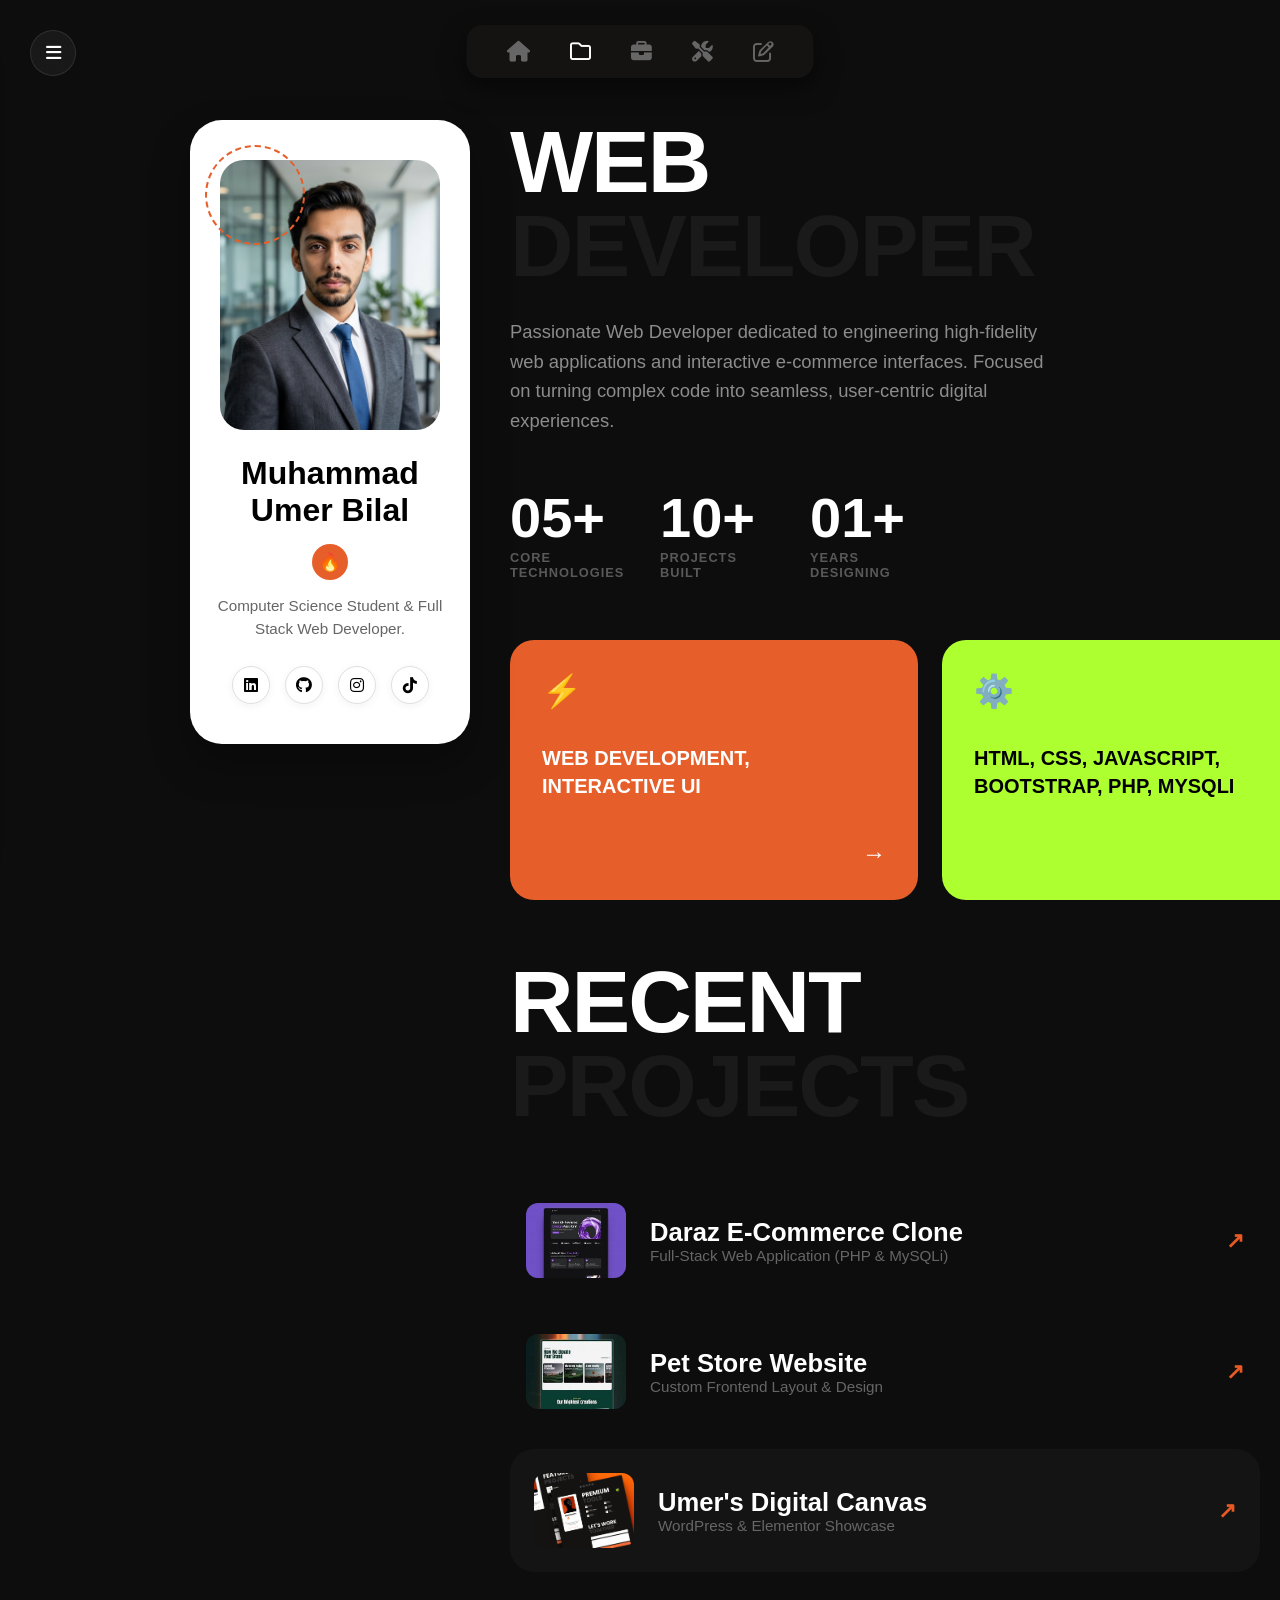
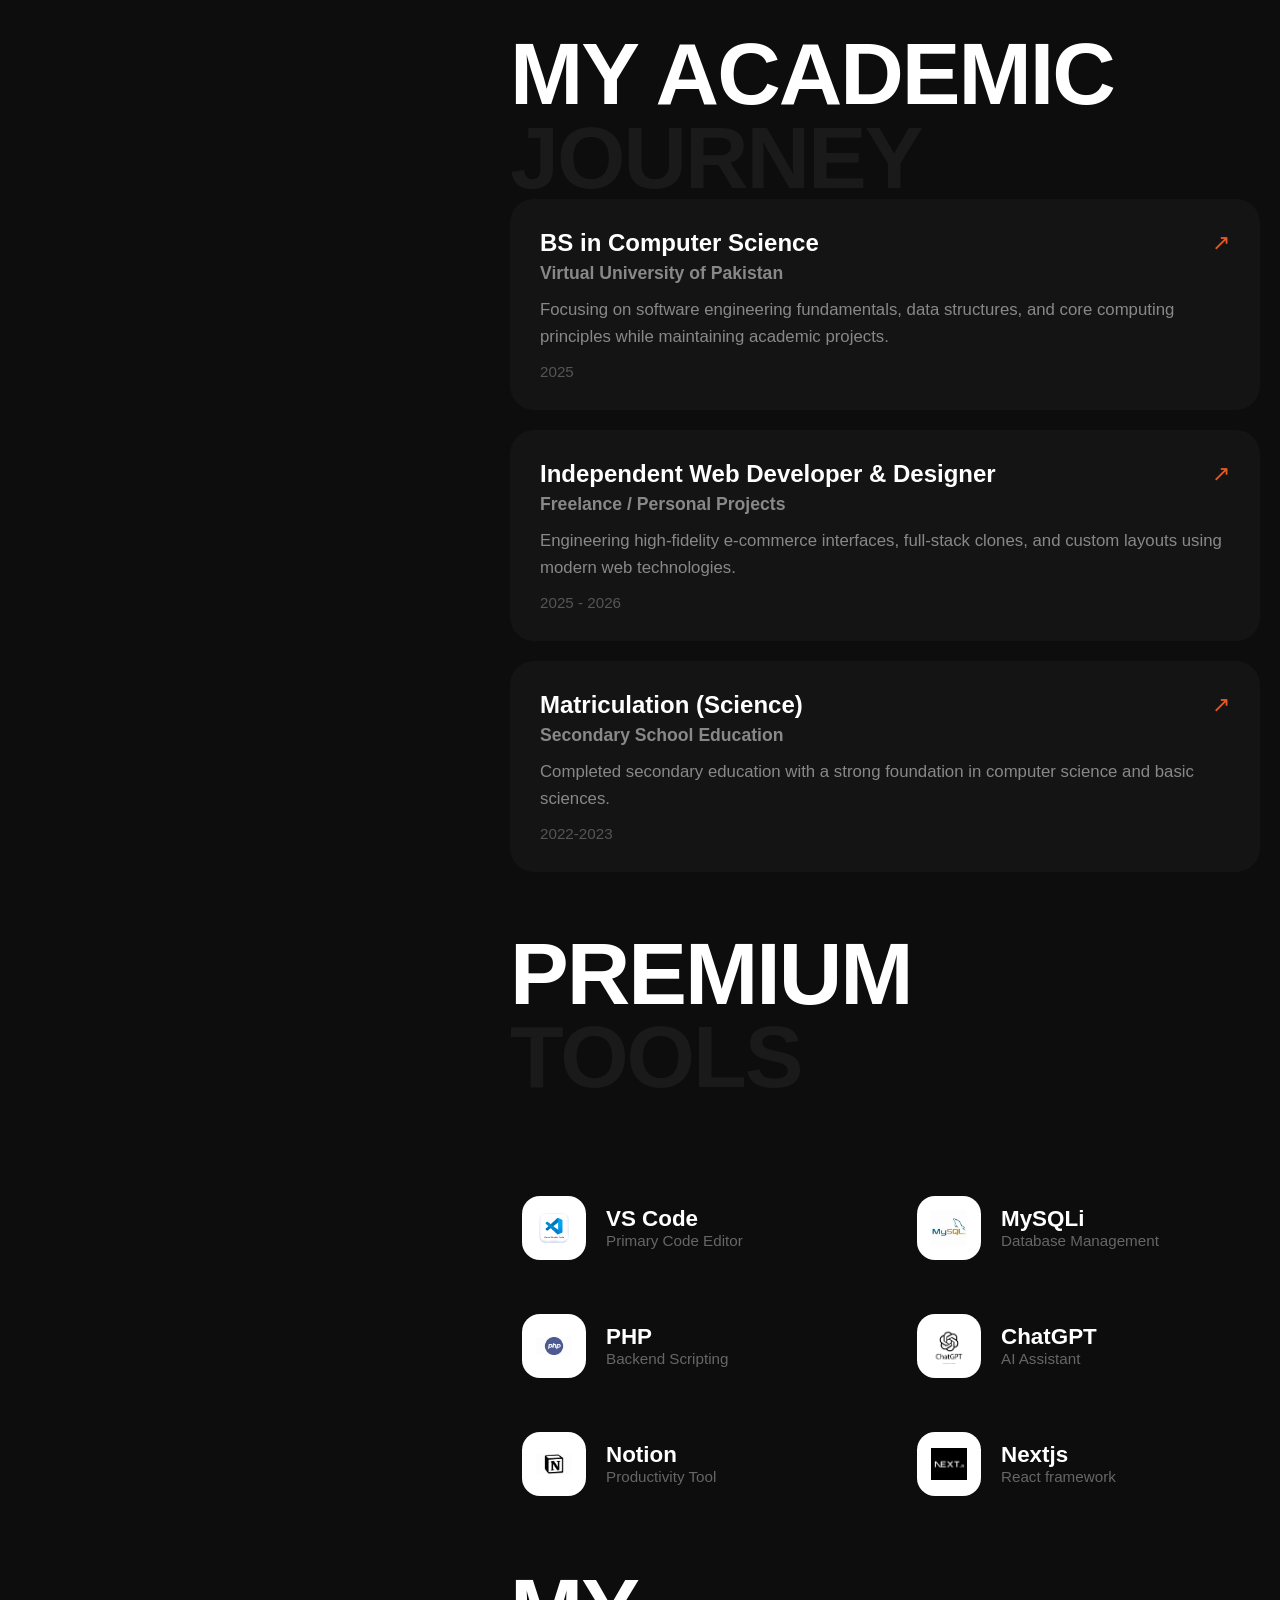
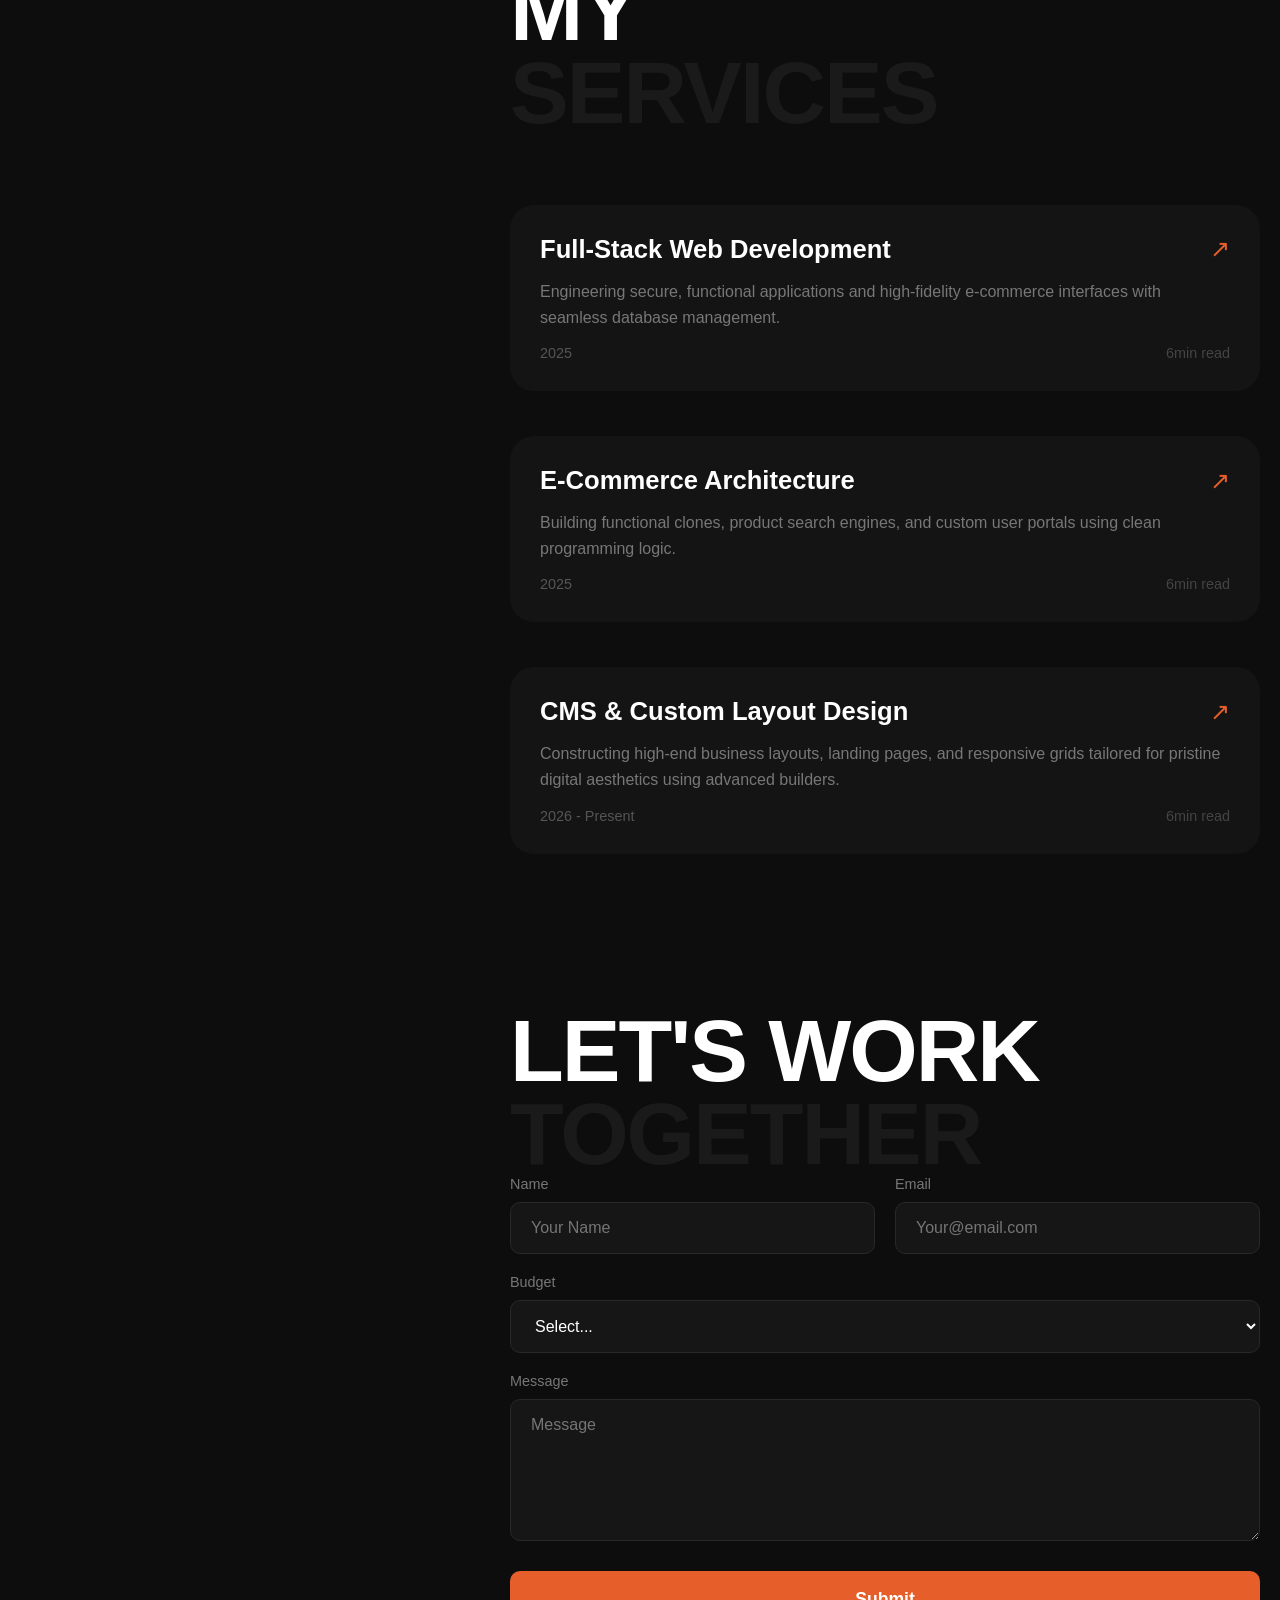
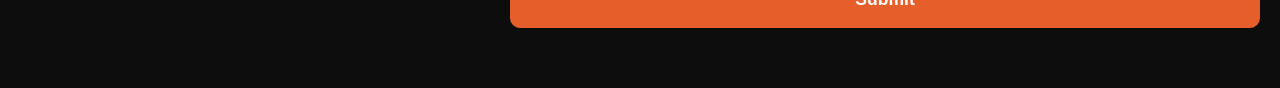
<file: index.html>
<!DOCTYPE html>
<html lang="en">
<head>
    <meta charset="UTF-8">
    <meta name="viewport" content="width=device-width, initial-scale=1.0">
    <title>My Portfolio</title>
    <link rel="stylesheet" href="https://cdnjs.cloudflare.com/ajax/libs/font-awesome/6.5.2/css/all.min.css">
    <link rel="stylesheet" href="./style.css">
    <script src="./script.js" defer></script>
</head><body>
    <button id="sidebarToggleBtn" class="global-toggle-btn" style="position: fixed; top: 30px; left: 30px; z-index: 9999999; background: #1a1a1a; border: 1px solid rgba(255,255,255,0.1); border-radius: 50%; width: 46px; height: 46px; display: flex; align-items: center; justify-content: center; color: white; cursor: pointer;">
    <i class="fa-solid fa-bars"></i>
</button>

    <div class="page-transition-overlay"></div>
    
    <aside id="geminiSidebar" class="gemini-sidebar">
        <ul class="sidebar-links">
            <li>
                <a href="subscription.html">
            <i class="fa-solid fa-credit-card"></i>
            <span class="nav-text">Subscription</span>
        </a>
            </li>
            <li><a href="index.html"><i class="fa-solid fa-house"></i><span class="nav-text">Dashboard</span></a></li>
            ...
            <li><a href="https://www.linkedin.com/in/umerdeveloper1122"><i class="fa-solid fa-user-group"></i><span class="nav-text">Team</span></a></li>
            <li><a href="https://calendly.com/app/availability/schedules"><i class="fa-solid fa-calendar-days"></i><span class="nav-text">Calendar</span></a></li>
            <li><a href="products.html"><i class="fa-solid fa-box-open"></i><span class="nav-text">Product Listings</span></a></li>
            <li><a href="contact.html"><i class="fa-solid fa-chart-pie"></i><span class="nav-text">Reports</span></a></li>
        </ul>

        <div class="sidebar-section-title nav-text" style="color: #666; font-size: 0.75rem; font-weight:700; letter-spacing:1px; padding: 10px 16px;">PROJECTS</div>
        <ul class="sidebar-links" style="flex-grow: 0; margin-bottom: 20px;">
            <li><a href="https://www.daraz.pk" style="font-size:0.85rem; color:#8c8c8c;"><i class="fa-regular fa-circle" style="font-size:0.5rem; min-width:15px;"></i><span class="nav-text">Daraz E-Commerce Clone</span></a></li>
            <li><a href="https://wpastra.com/website-templates/business/pet-animal/" style="font-size:0.85rem; color:#8c8c8c;"><i class="fa-regular fa-circle" style="font-size:0.5rem; min-width:15px;"></i><span class="nav-text">Pet Store Website</span></a></li>
            <li><a href="https://showoff.elementor.com" style="font-size:0.85rem; color:#8c8c8c;"><i class="fa-regular fa-circle" style="font-size:0.5rem; min-width:15px;"></i><span class="nav-text">Umer's Digital Canvas</span></a></li>
        </ul>

        <div class="sidebar-bottom-user">
            <img src="./images/Gemini_Generated_Image_9j2aaz9j2aaz9j2a.png" alt="Umer Bilal" style="width: 32px; height: 32px; border-radius: 50%; object-fit: cover;">
            <div class="user-info-text nav-text" style="flex-grow: 1;">
                <h4 style="font-size: 0.85rem; color: white; font-weight: 600; margin: 0; white-space: nowrap;">Umer Bilal</h4>
                <a href="https://drive.google.com/file/d/1zLyihOlh2mqevC_d_Owb0ZYD6p9dWV3E/view?usp=sharing" target="_blank" style="font-size: 0.75rem; color: #666; text-decoration: none;">View Profile</a>
            </div>
        </div>
    </aside>

    <div id="sidebarOverlay" class="sidebar-overlay"></div>

<nav class="nav">
    <a href="index.html" class="home-icon">
        <i class="fa-solid fa-house"></i>
        <span class="tooltip-text">Home</span>
    </a>
    <a href="project.html" class="folder-icon">
        <i class="fa-regular fa-folder"></i>
        <span class="tooltip-text">Projects</span>
    </a>
    <a href="experience.html" class="gift-icon">
        <i class="fa-solid fa-briefcase"></i>
        <span class="tooltip-text">Services</span>
    </a>
    <a href="tools.html" class="tools-icon">
        <i class="fa-solid fa-screwdriver-wrench"></i>
        <span class="tooltip-text">Tools</span>
    </a>
    <a href="contact.html" class="edit-icon">
        <i class="fa-regular fa-pen-to-square"></i>
        <span class="tooltip-text">Contact</span>
    </a>
</nav>

<div class="main-portfolio-layout">

    <div class="left-column">
        <div class="profile-card">
            <div class="image-container">
                <div class="dashed-circle"></div>
                <img src="./images/Gemini_Generated_Image_9j2aaz9j2aaz9j2a.png" alt="Muhammad Umer Bilal" class="avatar-img">
            </div>
            <h2 class="profile-name">Muhammad Umer Bilal</h2>
            <div class="fire-badge">🔥</div>
            <p class="profile-desc">
                Computer Science Student & Full Stack Web Developer.
            </p>
            <div class="profile-socials">
                <a href="https://www.linkedin.com/in/umerdeveloper1122" target="_blank"><i class="fa-brands fa-linkedin"></i></a>
                <a href="https://github.com/raoumer1132?tab=repositories" target="_blank"><i class="fa-brands fa-github"></i></a>
                <a href="https://www.instagram.com/rao_umer_300/?__pwa=1#" target="_blank"><i class="fa-brands fa-instagram"></i></a>
                <a href="https://www.tiktok.com/@itsraoumer9" target="_blank"><i class="fa-brands fa-tiktok"></i></a>
            </div>
        </div>
    </div>

    <div class="right-column">
        
        <div class="hero-content">
            <div class="title-group">
                <h1 class="main-title">WEB </h1>
                <h1 class="sub-title">DEVELOPER</h1>
            </div>
            <p class="description">
                Passionate Web Developer dedicated to engineering high-fidelity web applications and interactive
                e-commerce interfaces. Focused on turning complex code into seamless, user-centric digital experiences.
            </p>
            <div class="stats-container">
                <div class="stat-box"><h3>05+</h3><p>CORE TECHNOLOGIES</p></div>
                <div class="stat-box"><h3>10+</h3><p>PROJECTS BUILT</p></div>
                <div class="stat-box"><h3>01+</h3><p>YEARS DESIGNING</p></div>
            </div>
        </div>

        <div class="projects-grid">
            <div class="project-card orange-card">
                <div class="card-icon" style="font-size: 2rem; margin-bottom: 15px;">⚡</div>
                <h3 class="card-title">WEB DEVELOPMENT, INTERACTIVE UI</h3>
                <div class="arrow-btn" style="align-self: flex-end; font-size: 1.5rem; margin-top: 20px;">→</div>
            </div>
            <div class="project-card lime-card">
                <div class="card-icon" style="font-size: 2rem; margin-bottom: 15px;">⚙️</div>
                <h3 class="card-title">HTML, CSS, JAVASCRIPT, BOOTSTRAP, PHP, MYSQLI</h3>
                <div class="arrow-btn" style="align-self: flex-end; font-size: 1.5rem; margin-top: 20px;">→</div>
            </div>
        </div>

        <div class="projects-heading">
            <h2 class="title-light">RECENT</h2>
            <h2 class="title-dark">PROJECTS</h2>
        </div>

        <div class="projects-list">
            <div class="project-row" onclick="window.open('https://www.daraz.pk', '_blank')" style="cursor: pointer;">
                <div class="project-thumb"><img src="./images/OIP.jfif" alt=""></div>
                <div class="project-info">
                    <h3 class="proj-title">Daraz E-Commerce Clone</h3>
                    <p class="proj-subtitle">Full-Stack Web Application (PHP & MySQLi)</p>
                </div>
                <div class="diagonal-arrow">↗</div>
            </div>

            <div class="project-row" onclick="window.open('https://wpastra.com/website-templates/business/pet-animal/', '_blank')" style="cursor: pointer;">
                <div class="project-thumb"><img src="./images/OIP (1).jfif" alt=""></div>
                <div class="project-info">
                    <h3 class="proj-title">Pet Store Website</h3>
                    <p class="proj-subtitle">Custom Frontend Layout & Design</p>
                </div>
                <div class="diagonal-arrow">↗</div>
            </div>

            <div class="project-row highlighted-row" onclick="window.open('https://showoff.elementor.com', '_blank')" style="cursor: pointer;">
                <div class="project-thumb"><img src="images/canvas.jpg" alt="Umer's Digital Canvas"></div>
                <div class="project-info">
                    <h3 class="proj-title">Umer's Digital Canvas</h3>
                    <p class="proj-subtitle">WordPress & Elementor Showcase</p>
                </div>
                <div class="diagonal-arrow">↗</div>
            </div>
        </div>

        <div class="experience-section">
            <div class="experience-heading">
                <h2 class="exp-light">MY ACADEMIC </h2>
                <h2 class="exp-dark">JOURNEY</h2>
            </div>

            <div class="experience-cards-container">
                <div class="job-card">
                    <div class="job-header" style="display: flex; justify-content: space-between; align-items: start;">
                        <h3 class="job-company">BS in Computer Science <br><span style="font-size: 1.1rem; color: #888;">Virtual University of Pakistan</span></h3>
                        <span class="job-arrow">↗</span>
                    </div>
                    <p class="job-desc">
                        Focusing on software engineering fundamentals, data structures, and core computing
                        principles while maintaining academic projects.
                    </p>
                    <span class="job-date">2025</span>
                </div>

                <div class="job-card">
                    <div class="job-header" style="display: flex; justify-content: space-between; align-items: start;">
                        <h3 class="job-company">Independent Web Developer & Designer <br><span style="font-size: 1.1rem; color: #888;">Freelance / Personal Projects</span></h3>
                        <span class="job-arrow">↗</span>
                    </div>
                    <p class="job-desc">
                        Engineering high-fidelity e-commerce interfaces, full-stack clones,
                        and custom layouts using modern web technologies.
                    </p>
                    <span class="job-date">2025 - 2026</span>
                </div>

                <div class="job-card">
                    <div class="job-header" style="display: flex; justify-content: space-between; align-items: start;">
                        <h3 class="job-company">Matriculation (Science) <br><span style="font-size: 1.1rem; color: #888;">Secondary School Education</span></h3>
                        <span class="job-arrow">↗</span>
                    </div>
                    <p class="job-desc">
                        Completed secondary education with a strong foundation in computer science and basic sciences.
                    </p>
                    <span class="job-date">2022-2023</span>
                </div>
            </div> 
        </div> 

        <div class="tools-heading">
            <h2 class="tools-light">PREMIUM</h2>
            <h2 class="tools-dark">TOOLS</h2>
        </div>

        <div class="tools-grid-box">
            <div class="tool-item" onclick="window.open('https://code.visualstudio.com', '_blank')" style="cursor: pointer;">
                <div class="tool-icon-box"><img src="./images/vs code.webp" alt="VS Code"></div>
                <div class="tool-text">
                    <h4>VS Code</h4>
                    <p>Primary Code Editor</p>
                </div>
            </div>

            <div class="tool-item" onclick="window.open('https://www.php.net/manual/en/book.mysqli.php', '_blank')" style="cursor: pointer;">
                <div class="tool-icon-box"><img src="./images/sqli.jfif" alt="MySQLi"></div>
                <div class="tool-text">
                    <h4>MySQLi</h4>
                    <p>Database Management</p>
                </div>
            </div>

            <div class="tool-item" onclick="window.open('https://www.php.net', '_blank')" style="cursor: pointer;">
                <div class="tool-icon-box"><img src="./images/phph.jfif" alt="PHP"></div>
                <div class="tool-text">
                    <h4>PHP</h4>
                    <p>Backend Scripting</p>
                </div>
            </div>

            <div class="tool-item" onclick="window.open('https://chatgpt.com', '_blank')" style="cursor: pointer;">
                <div class="tool-icon-box"><img src="./images/gpt.webp" alt="ChatGPT"></div>
                <div class="tool-text">
                    <h4>ChatGPT</h4>
                    <p>AI Assistant</p>
                </div>
            </div>

            <div class="tool-item" onclick="window.open('https://www.notion.so', '_blank')" style="cursor: pointer;">
                <div class="tool-icon-box"><img src="./images/notion.jfif" alt="Notion"></div>
                <div class="tool-text">
                    <h4>Notion</h4>
                    <p>Productivity Tool</p>
                </div>
            </div>

            <div class="tool-item" onclick="window.open('https://nextjs.org', '_blank')" style="cursor: pointer;">
                <div class="tool-icon-box"><img src="./images/nextjs.jpeg" alt="Nextjs"></div>
                <div class="tool-text">
                    <h4>Nextjs</h4>
                    <p>React framework</p>
                </div>
            </div>
        </div>

        <div class="design-heading">
            <h2 class="design-light">MY</h2>
            <h2 class="design-dark">SERVICES</h2>
        </div>

        <div class="blog-container">
            <div class="blog-card" style="background:#141414; padding:30px; border-radius:24px; margin-bottom:15px;">
                <div class="blog-header">
                    <h3 class="blog-title">Full-Stack Web Development</h3>
                    <span class="blog-arrow">↗</span>
                </div>
                <p class="blog-desc">
                    Engineering secure, functional applications and high-fidelity e-commerce interfaces with seamless database management.
                </p>
                <div class="blog-footer">
                    <span class="blog-date">2025</span>
                    <span class="blog-read-time">6min read</span>
                </div>
            </div>

            <div class="blog-card" style="background:#141414; padding:30px; border-radius:24px; margin-bottom:15px;">
                <div class="blog-header">
                    <h3 class="blog-title">E-Commerce Architecture</h3>
                    <span class="blog-arrow">↗</span>
                </div>
                <p class="blog-desc">
                    Building functional clones, product search engines, and custom user portals using clean programming logic.
                </p>
                <div class="blog-footer">
                    <span class="blog-date">2025</span>
                    <span class="blog-read-time">6min read</span>
                </div>
            </div>

            <div class="blog-card" style="background:#141414; padding:30px; border-radius:24px; margin-bottom:15px;">
                <div class="blog-header">
                    <h3 class="blog-title">CMS & Custom Layout Design</h3>
                    <span class="blog-arrow">↗</span>
                </div>
                <p class="blog-desc">
                    Constructing high-end business layouts, landing pages, and responsive grids tailored for pristine digital aesthetics using advanced builders.
                </p>
                <div class="blog-footer">
                    <span class="blog-date">2026 - Present</span>
                    <span class="blog-read-time">6min read</span>
                </div>
            </div>
        </div>

        <div class="contact-section">
            <div class="contact-heading">
                <h2 class="contact-light">LET'S WORK</h2>
                <h2 class="contact-dark">TOGETHER</h2>
            </div>
            
            <form class="contact-form" action="https://api.web3forms.com/submit" method="POST">
                <input type="hidden" name="access_key" value="51fcb073-ecad-417b-9b0a-f4c1704daaf9">

                <div class="form-row">
                    <div class="form-group">
                        <label>Name</label>
                        <input type="text" name="name" placeholder="Your Name" required>
                    </div>
                    <div class="form-group">
                        <label>Email</label>
                        <input type="email" name="email" placeholder="Your@email.com" required>
                    </div>
                </div>

                <div class="form-group">
                    <label>Budget</label>
                    <div class="select-wrapper">
                        <select name="budget">
                            <option value="" disabled selected hidden>Select...</option>
                            <option value="small">Less than $1,000</option>
                            <option value="medium">$1,000 - $5,000</option>
                            <option value="large">$5,000+</option>
                        </select>
                    </div>
                </div>

                <div class="form-group">
                    <label>Message</label>
                    <textarea name="message" placeholder="Message" rows="6" required></textarea>
                </div>

                <button type="submit" class="submit-btn">Submit</button>
            </form>
        </div>
    </div> 
</div> 
</body>
</html>
</file>
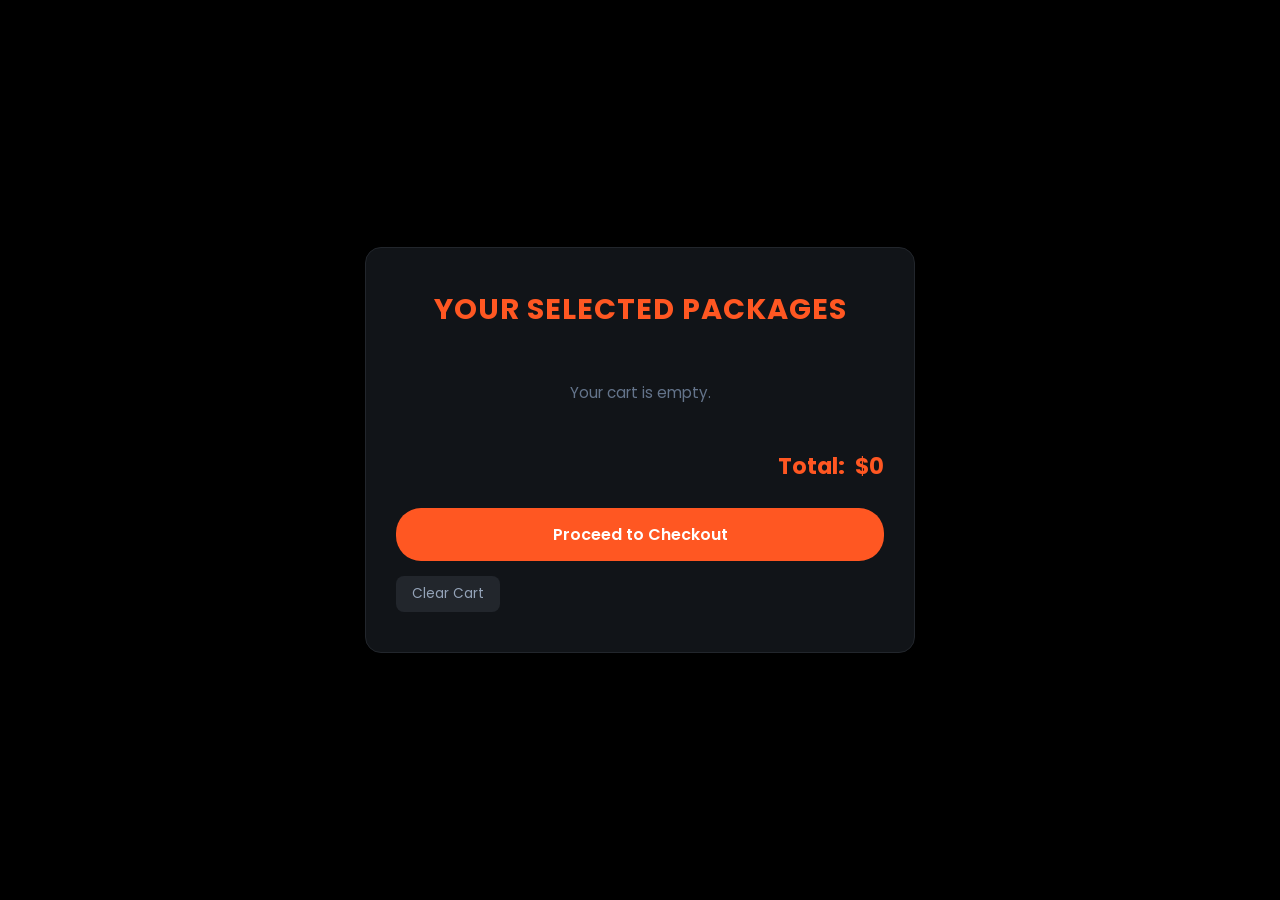
<file: cart.html>
<!DOCTYPE html>
<html lang="en">

<head>
    <meta charset="UTF-8">
    <meta name="viewport" content="width=device-width, initial-scale=1.0">
    <title>Your Cart - Portfolio</title>
    <link href="https://fonts.googleapis.com/css2?family=Poppins:wght@400;600;700&display=swap" rel="stylesheet">
    <style>
        * { margin: 0; padding: 0; box-sizing: border-box; font-family: 'Poppins', sans-serif; }
        body { background-color: #000; color: #fff; display: flex; justify-content: center; align-items: center; min-height: 100vh; }

        .cart-box {
            background: #111418;
            border: 1px solid #22262c;
            border-radius: 16px;
            width: 100%;
            max-width: 550px;
            padding: 40px 30px;
            box-shadow: 0 10px 30px rgba(0,0,0,0.5);
        }

        .title {
            color: #ff5722;
            text-align: center;
            font-size: 1.8rem;
            font-weight: 700;
            letter-spacing: 1px;
            margin-bottom: 30px;
        }

        .item-row {
            display: flex;
            justify-content: space-between;
            padding: 12px 0;
            border-bottom: 1px solid #1e232a;
            font-size: 1rem;
            color: #e2e8f0;
        }

        .empty-text {
            text-align: center;
            color: #64748b;
            padding: 20px 0;
            font-size: 0.95rem;
        }

        .total-row {
            display: flex;
            justify-content: flex-end;
            align-items: center;
            gap: 10px;
            margin-top: 25px;
            font-size: 1.4rem;
            font-weight: 700;
            color: #ff5722;
        }

        .btn-checkout {
            display: block;
            width: 100%;
            background: #ff5722;
            color: #fff;
            text-align: center;
            padding: 14px;
            border-radius: 25px;
            text-decoration: none;
            font-weight: 600;
            font-size: 1rem;
            margin-top: 25px;
            border: none;
            cursor: pointer;
            transition: background 0.3s ease;
        }

        .btn-checkout:hover { background: #e04818; }

        .btn-clear {
            background: #22262c;
            color: #94a3b8;
            border: none;
            padding: 8px 16px;
            border-radius: 8px;
            font-size: 0.85rem;
            cursor: pointer;
            margin-top: 15px;
            transition: all 0.3s;
        }

        .btn-clear:hover { background: #ef4444; color: #fff; }
    </style>
</head>

<body>

    <div class="cart-box">
        <h1 class="title">YOUR SELECTED PACKAGES</h1>

        <div id="cartItemsList"></div>

        <div class="total-row">
            <span>Total:</span>
            <span id="cartTotal">$0</span>
        </div>

        <button onclick="goToCheckout()" class="btn-checkout">Proceed to Checkout</button>
        <button onclick="clearCart()" class="btn-clear">Clear Cart</button>
    </div>

    <script>
        document.addEventListener('DOMContentLoaded', displayCart);

        let calculatedTotal = 0;

        function displayCart() {
            let cart = JSON.parse(localStorage.getItem('userCart')) || [];
            let listContainer = document.getElementById('cartItemsList');
            let totalElement = document.getElementById('cartTotal');

            if (cart.length === 0) {
                listContainer.innerHTML = '<p class="empty-text">Your cart is empty.</p>';
                totalElement.innerText = '$0';
                calculatedTotal = 0;
                return;
            }

            let html = '';
            calculatedTotal = 0;

            cart.forEach(item => {
                let itemTotal = item.price * item.quantity;
                calculatedTotal += itemTotal;
                html += `
                    <div class="item-row">
                        <span>${item.name} (x${item.quantity})</span>
                        <span>$${itemTotal}</span>
                    </div>
                `;
            });

            listContainer.innerHTML = html;
            totalElement.innerText = `$${calculatedTotal}`;
        }

        function clearCart() {
            localStorage.removeItem('userCart');
            displayCart();
        }

        function goToCheckout() {
            if (calculatedTotal === 0) {
                alert("Your cart is empty!");
                return;
            }
            localStorage.setItem('checkoutTotal', calculatedTotal);
            window.location.href = 'payment.html';
        }
    </script>

</body>

</html>
</file>
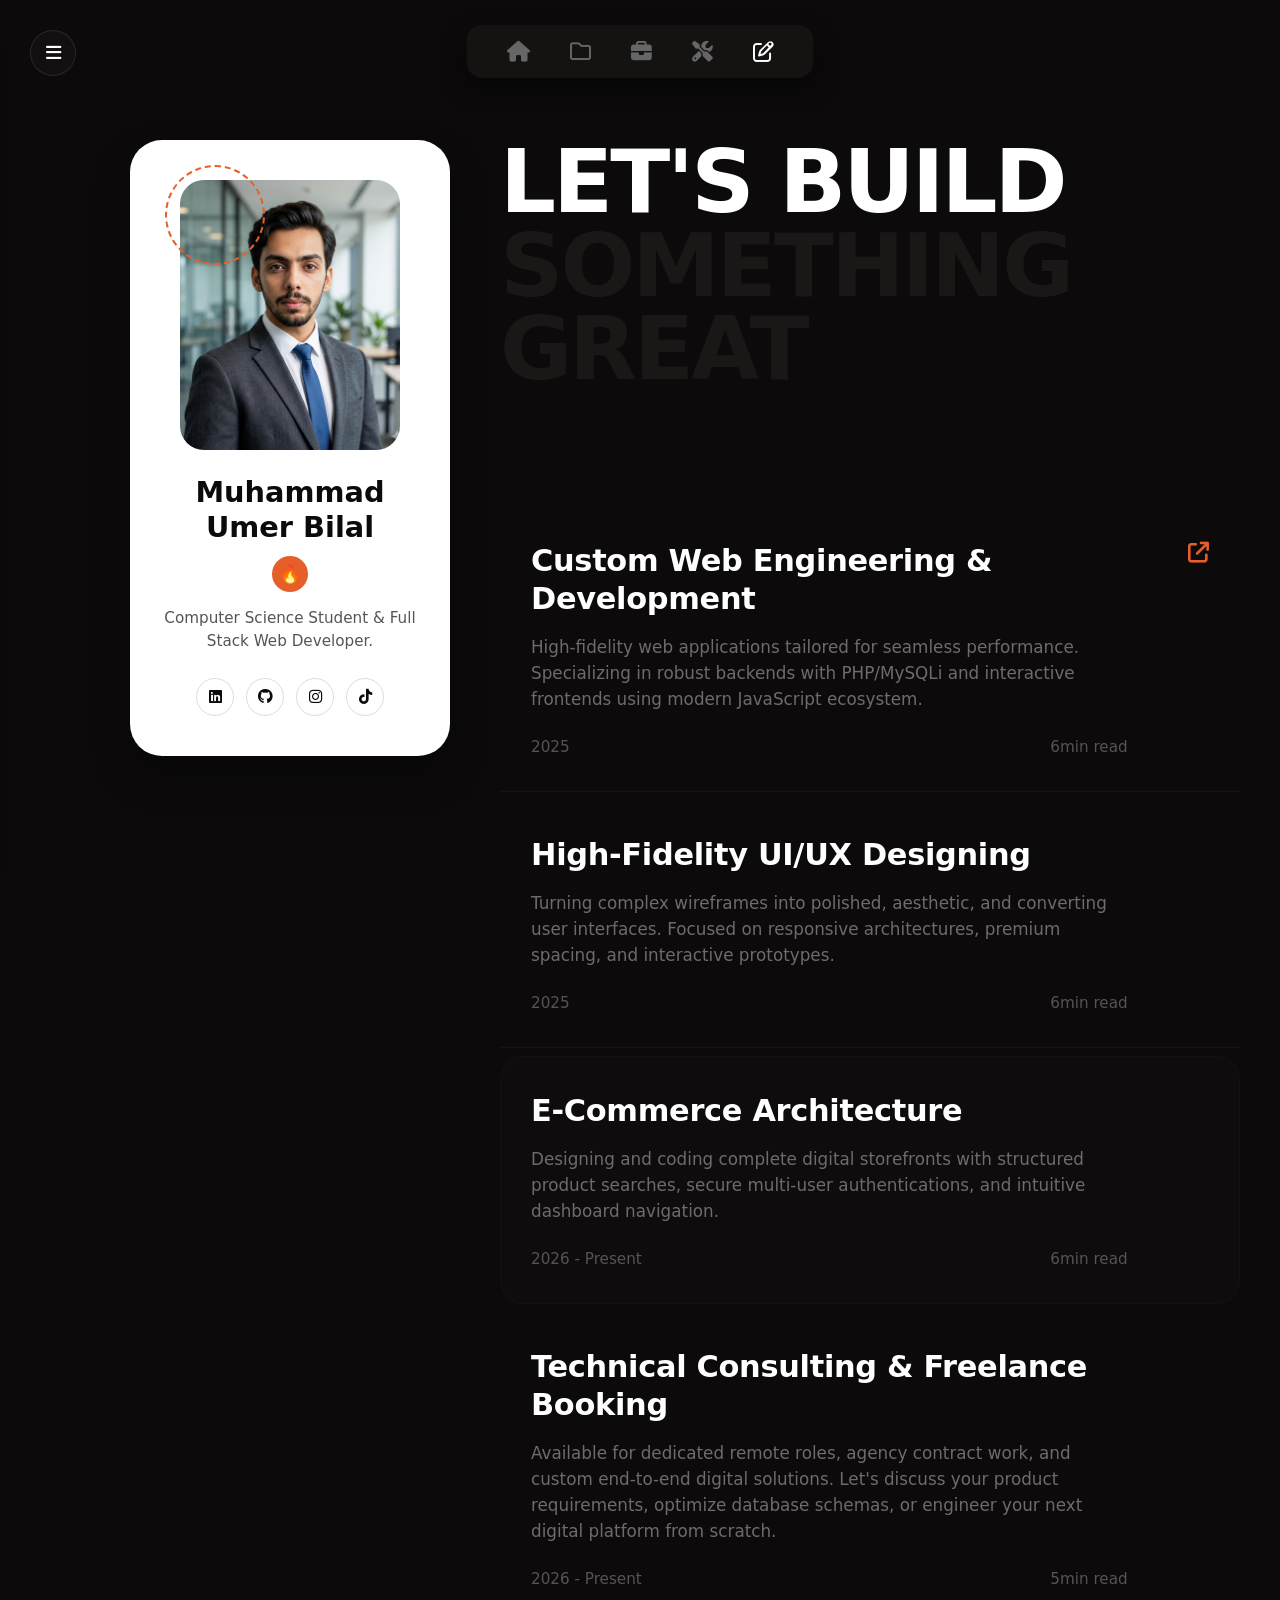
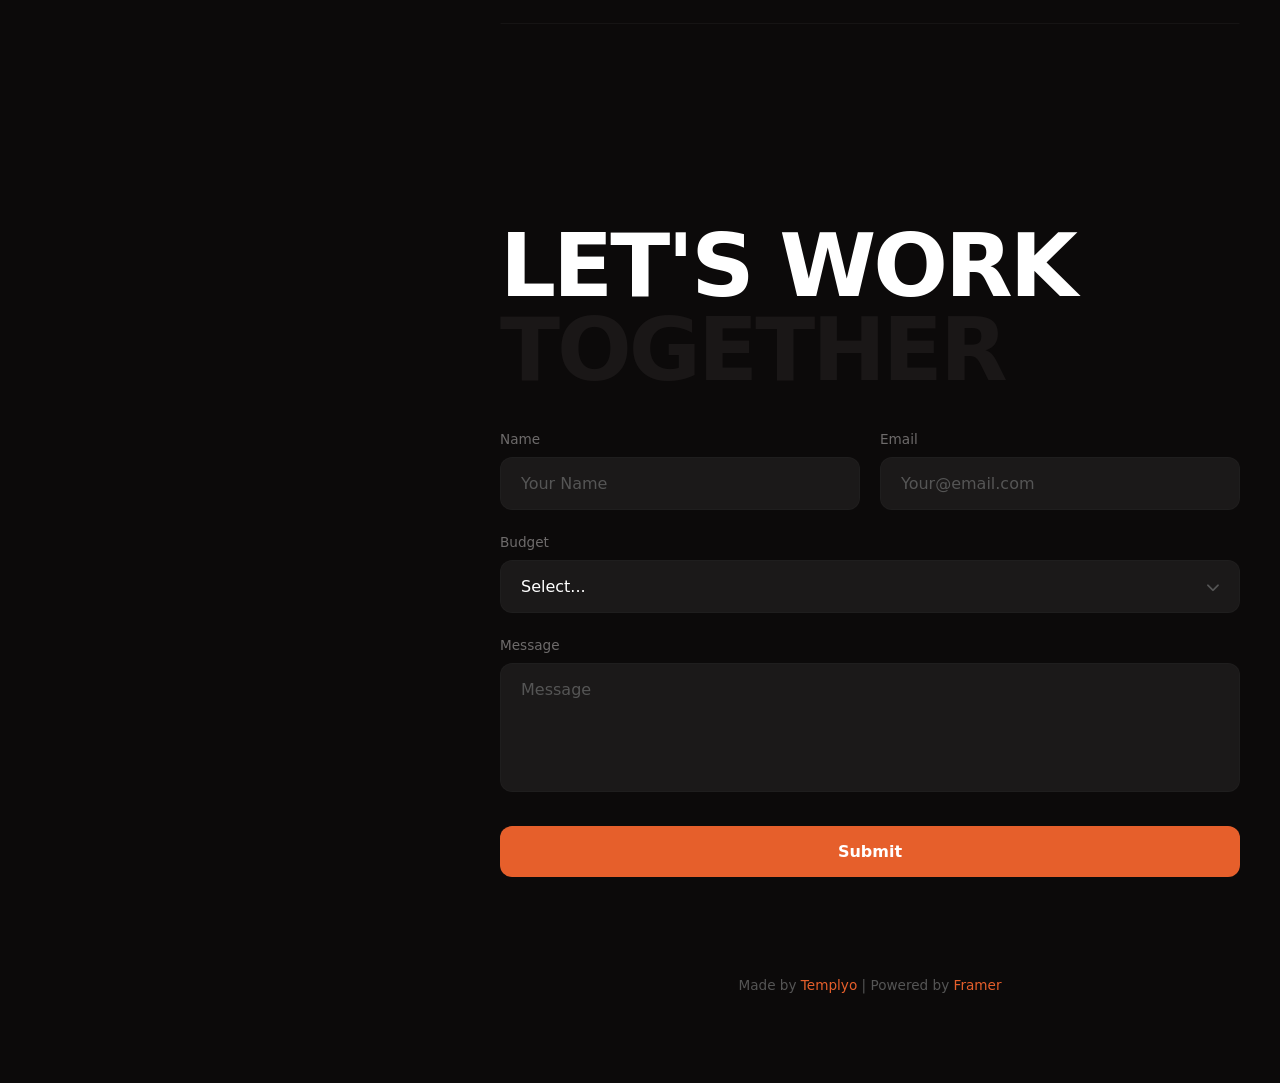
<file: contact.html>
<head>
    <meta charset="UTF-8">
    <meta name="viewport" content="width=device-width, initial-scale=1.0">
    <title>Sawad | Thoughts</title>
    <link rel="stylesheet" href="https://cdnjs.cloudflare.com/ajax/libs/font-awesome/6.5.2/css/all.min.css">
    <link rel="stylesheet" href="./style4.css">
    
    <script src="./script.js" defer></script>
</head>
<body>

    <div class="page-transition-overlay"></div>
    
  <button id="sidebarToggleBtn" class="global-toggle-btn" style="position: fixed; top: 30px; left: 30px; z-index: 9999999; background: #1a1a1a; border: 1px solid rgba(255,255,255,0.1); border-radius: 50%; width: 46px; height: 46px; display: flex; align-items: center; justify-content: center; color: white; cursor: pointer;">
        <i class="fa-solid fa-bars"></i>
    </button>

    <aside id="geminiSidebar" class="gemini-sidebar">
        <ul class="sidebar-links">
            <li>
                <a href="https://github.com/raoumer1132" class="active">
                    <i class="fa-solid fa-house"></i>
                    <span class="nav-text">Dashboard</span>
                </a>
            </li>
            <li>
                <a href="https://www.linkedin.com/in/umerdeveloper1122">
                    <i class="fa-solid fa-user-group"></i>
                    <span class="nav-text">Team</span>
                </a>
            </li>
            <li>
                <a href="https://calendly.com/app/availability/schedules">
                    <i class="fa-solid fa-calendar-days"></i>
                    <span class="nav-text">Calendar</span>
                </a>
            </li>
            <li>
                <a href="https://www.daraz.pk">
                    <i class="fa-solid fa-file-lines"></i>
                    <span class="nav-text">Documents</span>
                </a>
            </li>
            <li>
                <a href="contact.html">
                    <i class="fa-solid fa-chart-pie"></i>
                    <span class="nav-text">Reports</span>
                </a>
            </li>
        </ul>

        <div class="sidebar-section-title nav-text" style="color: #666; font-size: 0.75rem; font-weight:700; letter-spacing:1px; padding: 10px 16px;">PROJECTS</div>
        <ul class="sidebar-links" style="flex-grow: 0; margin-bottom: 20px;">
            <li><a href="https://www.daraz.pk" style="font-size:0.85rem; color:#8c8c8c;"><i class="fa-regular fa-circle" style="font-size:0.5rem; min-width:15px;"></i><span class="nav-text">Daraz E-Commerce Clone</span></a></li>
            <li><a href="https://wpastra.com/website-templates/business/pet-animal/" style="font-size:0.85rem; color:#8c8c8c;"><i class="fa-regular fa-circle" style="font-size:0.5rem; min-width:15px;"></i><span class="nav-text">Pet Store Website</span></a></li>
            <li><a href="https://showoff.elementor.com" style="font-size:0.85rem; color:#8c8c8c;"><i class="fa-regular fa-circle" style="font-size:0.5rem; min-width:15px;"></i><span class="nav-text">Umer's Digital Canvas</span></a></li>
        </ul>
    </aside>

    <div id="sidebarOverlay" class="sidebar-overlay"></div>

    <nav class="nav">
        <a href="index.html" class="home-icon">
            <i class="fa-solid fa-house"></i>
            <span class="tooltip-text">Home</span>
        </a>
        <a href="project.html" class="folder-icon">
            <i class="fa-regular fa-folder"></i>
            <span class="tooltip-text">Projects</span>
        </a>
        <a href="experience.html" class="briefcase-icon">
            <i class="fa-solid fa-briefcase"></i>
            <span class="tooltip-text">Services</span>
        </a>
        <a href="tools.html" class="tools-icon">
            <i class="fa-solid fa-screwdriver-wrench"></i>
            <span class="tooltip-text">Tools</span>
        </a>
        <a href="contact.html" class="edit-icon active-nav">
            <i class="fa-regular fa-pen-to-square"></i>
            <span class="tooltip-text">Thoughts</span>
        </a>
    </nav>

    <div class="main-portfolio-layout">

        <div class="left-column">
            <div class="profile-card">
                <div class="image-container">
                    <div class="dashed-circle"></div>
                    <img src="./images/Gemini_Generated_Image_9j2aaz9j2aaz9j2a.png" alt="Muhammad Umer Bilal" class="avatar-img">
                </div>
                <h2 class="profile-name">Muhammad Umer Bilal</h2>
                <div class="fire-badge">🔥</div>
                <p class="profile-desc">
                    Computer Science Student & Full Stack Web Developer.
                </p>
                <div class="profile-socials">
                    <a href="https://www.linkedin.com/in/umerdeveloper1122" target="_blank"><i class="fa-brands fa-linkedin"></i></a>
                    <a href="https://github.com/raoumer1132?tab=repositories" target="_blank"><i class="fa-brands fa-github"></i></a>
                    <a href="https://www.instagram.com/rao_umer_300/?__pwa=1#" target="_blank"><i class="fa-brands fa-instagram"></i></a>
                    <a href="https://www.tiktok.com/@itsraoumer9" target="_blank"><i class="fa-brands fa-tiktok"></i></a>
                </div>
            </div>
        </div>

        <div class="right-column">
            
            <div class="blog-main-heading">
                <h2 class="heading-light">LET'S BUILD</h2>
                <h2 class="heading-dark">SOMETHING GREAT</h2>
            </div>

            <div class="blog-posts-container">
                
                <a href="#" class="blog-card">
                    <div class="blog-card-content">
                        <h3 class="blog-title">Custom Web Engineering & Development</h3>
                        <p class="blog-description">
                            High-fidelity web applications tailored for seamless performance. Specializing in robust backends with PHP/MySQLi and interactive frontends using modern JavaScript ecosystem.
                        </p>
                        <div class="blog-meta">
                            <span class="blog-date">2025</span>
                            <span class="blog-read-time">6min read</span>
                        </div>
                    </div>
                    <div class="blog-arrow-box">
                        <i class="fa-solid fa-arrow-up-right-from-square"></i>
                    </div>
                </a>

                <a href="#" class="blog-card">
                    <div class="blog-card-content">
                        <h3 class="blog-title">High-Fidelity UI/UX Designing</h3>
                        <p class="blog-description">
                            Turning complex wireframes into polished, aesthetic, and converting user interfaces. Focused on responsive architectures, premium spacing, and interactive prototypes.
                        </p>
                        <div class="blog-meta">
                            <span class="blog-date">2025</span>
                            <span class="blog-read-time">6min read</span>
                        </div>
                    </div>
                    <div class="blog-arrow-box">
                        <i class="fa-solid fa-arrow-up-right"></i>
                    </div>
                </a>

                <a href="#" class="blog-card active-blog-box">
                    <div class="blog-card-content">
                        <h3 class="blog-title">E-Commerce Architecture</h3>
                        <p class="blog-description">
                            Designing and coding complete digital storefronts with structured product searches, secure multi-user authentications, and intuitive dashboard navigation.
                        </p>
                        <div class="blog-meta">
                            <span class="blog-date">2026 - Present</span>
                            <span class="blog-read-time">6min read</span>
                        </div>
                    </div>
                    <div class="blog-arrow-box">
                        <i class="fa-solid fa-arrow-up-right"></i>
                    </div>
                </a>

                <a href="#" class="blog-card">
                    <div class="blog-card-content">
                        <h3 class="blog-title">Technical Consulting & Freelance Booking</h3>
                        <p class="blog-description">
                            Available for dedicated remote roles, agency contract work, and custom end-to-end digital solutions. Let's discuss your product requirements, optimize database schemas, or engineer your next digital platform from scratch.
                        </p>
                        <div class="blog-meta">
                            <span class="blog-date">2026 - Present</span>
                            <span class="blog-read-time">5min read</span>
                        </div>
                    </div>
                    <div class="blog-arrow-box">
                        <i class="fa-solid fa-arrow-up-right"></i>
                    </div>
                </a>

            </div> 

            <div class="contact-section">
                <div class="contact-heading">
                    <h2 class="contact-light">LET'S WORK</h2>
                    <h2 class="contact-dark">TOGETHER</h2>
                </div>

                <form class="portfolio-form" action="https://api.web3forms.com/submit" method="POST">
                    <input type="hidden" name="access_key" value="51fcb073-ecad-417b-9b0a-f4c1704daaf9">
                    <div class="form-row">
                        <div class="form-group">
                            <label>Name</label>
                            <input type="text" name="name" placeholder="Your Name" required>
                        </div>
                        <div class="form-group">
                            <label>Email</label>
                            <input type="email" name="email" placeholder="Your@email.com" required>
                        </div>
                    </div>

                    <div class="form-group">
                        <label>Budget</label>
                        <div class="select-wrapper">
                            <select name="budget" required>
                                <option value="" disabled selected hidden>Select...</option>
                                <option value="small">$1,000 - $3,000</option>
                                <option value="medium">$3,000 - $5,000</option>
                                <option value="large">$5,000+</option>
                            </select>
                        </div>
                    </div>

                    <div class="form-group">
                        <label>Message</label>
                        <textarea name="message" placeholder="Message" rows="5" required></textarea>
                    </div>

                    <button type="submit" class="form-submit-btn">Submit</button>
                </form>

                <footer class="site-footer">
                    <p>Made by <span class="footer-orange">Templyo</span> | Powered by <span class="footer-orange">Framer</span></p>
                </footer>
            </div>

        </div> </div> 
</body>
</html>
</file>
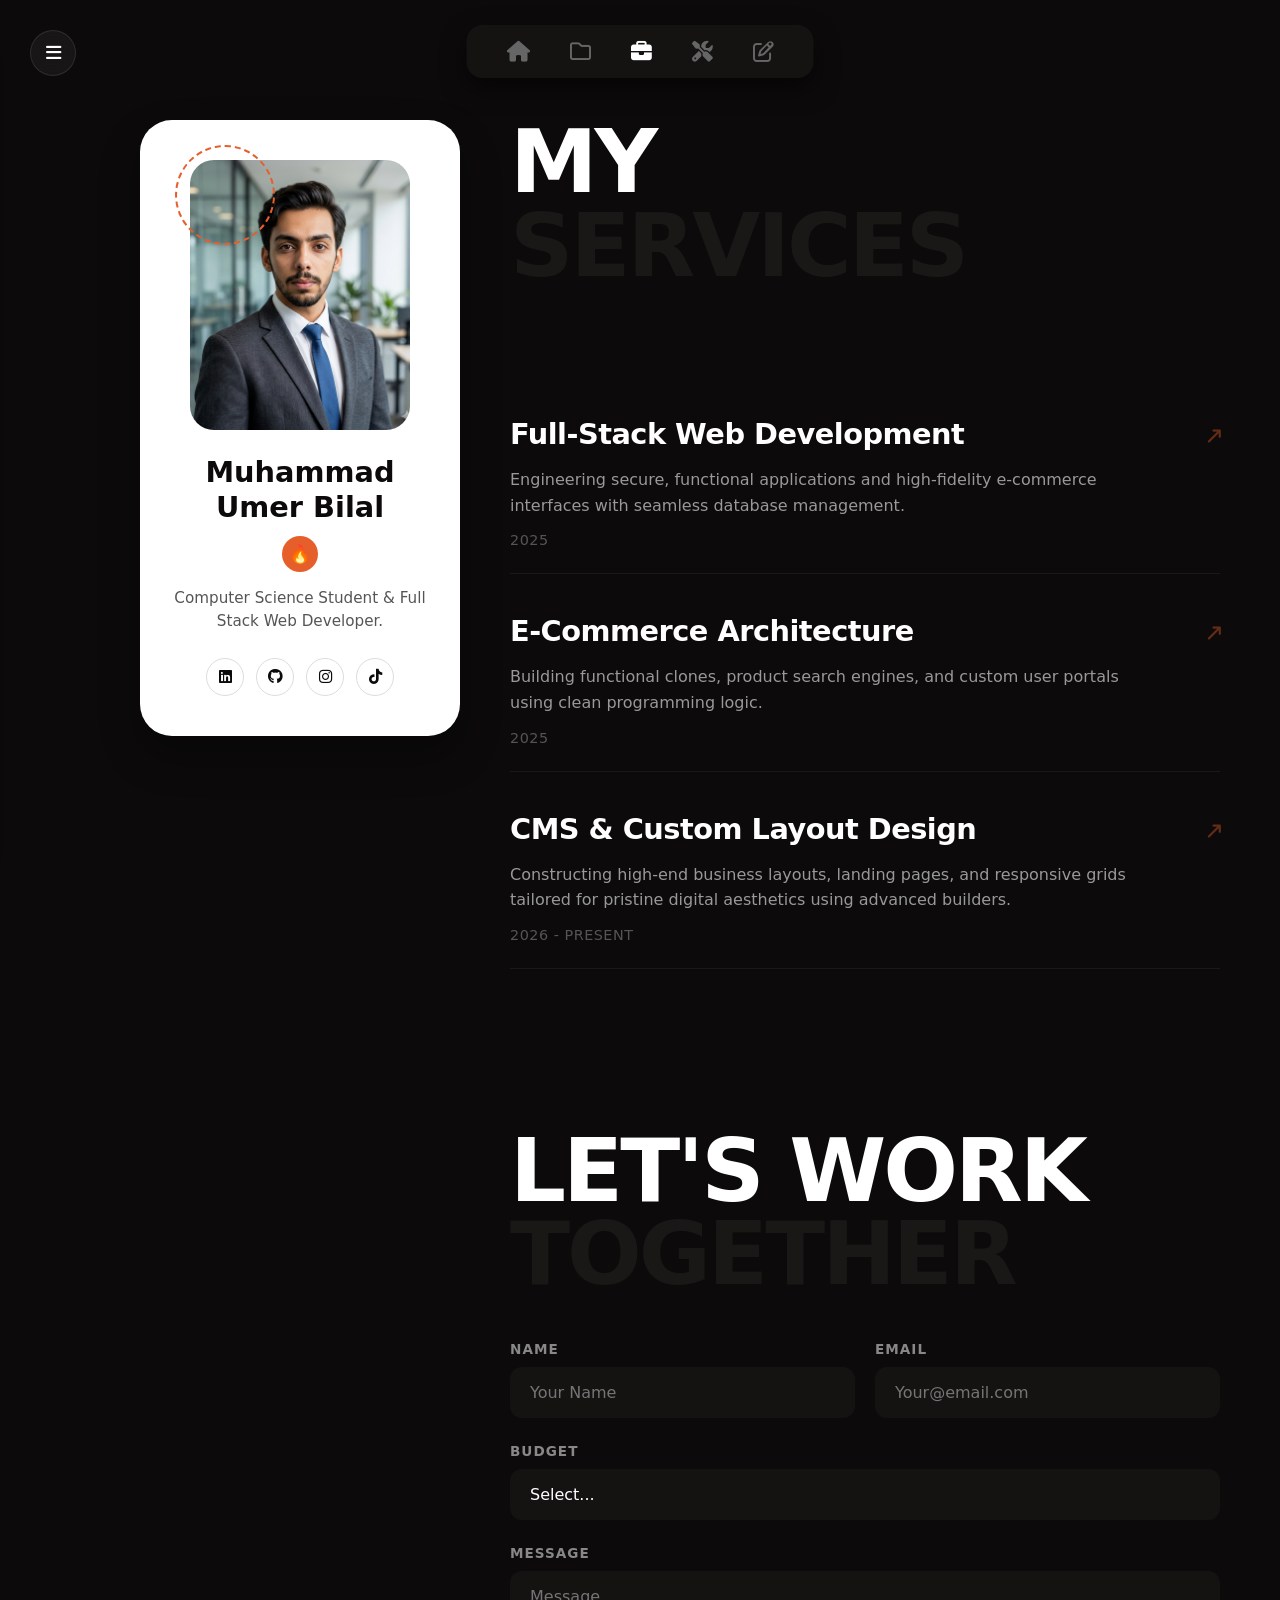
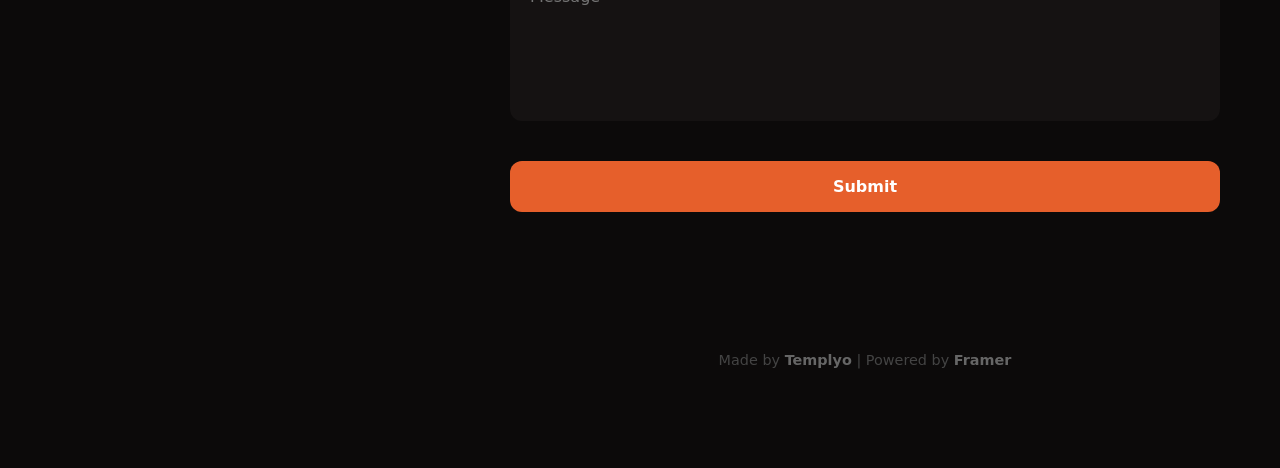
<file: experience.html>
<!DOCTYPE html>
<html lang="en">
<head>
    <meta charset="UTF-8">
    <meta name="viewport" content="width=device-width, initial-scale=1.0">
    <title>Sawad | Professional Experience</title>
    <link rel="stylesheet" href="https://cdnjs.cloudflare.com/ajax/libs/font-awesome/6.5.2/css/all.min.css">
    <link rel="stylesheet" href="./style2.css">
    <script src="./script.js" defer></script>
</head>
<body>

    <div class="page-transition-overlay"></div>

    <!-- FLOATING TOGGLE HAMBURGER MENU -->
    <button id="sidebarToggleBtn" class="global-toggle-btn" style="position: fixed; top: 30px; left: 30px; z-index: 9999999; background: #1a1a1a; border: 1px solid rgba(255,255,255,0.1); border-radius: 50%; width: 46px; height: 46px; display: flex; align-items: center; justify-content: center; color: white; cursor: pointer;">
        <i class="fa-solid fa-bars"></i>
    </button>

    <!-- SIDEBAR SECTION -->
    <aside id="geminiSidebar" class="gemini-sidebar">
        
        <ul class="sidebar-links">
            <li><a href="index.html"><i class="fa-solid fa-house"></i><span class="nav-text">Dashboard</span></a></li>
            <li><a href="https://www.linkedin.com/in/umerdeveloper1122"><i class="fa-solid fa-user-group"></i><span class="nav-text">Team</span></a></li>
            <li><a href="https://calendly.com/app/availability/schedules"><i class="fa-solid fa-calendar-days"></i><span class="nav-text">Calendar</span></a></li>
            <li><a href="https://www.daraz.pk"><i class="fa-solid fa-file-lines"></i><span class="nav-text">Documents</span></a></li>
            <li><a href="contact.html"><i class="fa-solid fa-chart-pie"></i><span class="nav-text">Reports</span></a></li>
        </ul>

        <div class="sidebar-section-title nav-text" style="color: #666; font-size: 0.75rem; font-weight:700; letter-spacing:1px; padding: 10px 16px;">PROJECTS</div>
        <ul class="sidebar-links" style="flex-grow: 0; margin-bottom: 20px;">
            <li><a href="https://www.daraz.pk" style="font-size:0.85rem; color:#8c8c8c;"><i class="fa-regular fa-circle" style="font-size:0.5rem; min-width:15px;"></i><span class="nav-text">Daraz E-Commerce Clone</span></a></li>
            <li><a href="https://wpastra.com/website-templates/business/pet-animal/" style="font-size:0.85rem; color:#8c8c8c;"><i class="fa-regular fa-circle" style="font-size:0.5rem; min-width:15px;"></i><span class="nav-text">Pet Store Website</span></a></li>
            <li><a href="https://showoff.elementor.com" style="font-size:0.85rem; color:#8c8c8c;"><i class="fa-regular fa-circle" style="font-size:0.5rem; min-width:15px;"></i><span class="nav-text">Umer's Digital Canvas</span></a></li>
        </ul>
        <div class="sidebar-bottom-user">
            <img src="./images/Gemini_Generated_Image_9j2aaz9j2aaz9j2a.png" alt="Umer Bilal" style="width: 32px; height: 32px; border-radius: 50%; object-fit: cover;">
            <div class="user-info-text nav-text" style="flex-grow: 1;">
                <h4 style="font-size: 0.85rem; color: white; font-weight: 600; margin: 0; white-space: nowrap;">Umer Bilal</h4>
                <a href="https://drive.google.com/file/d/1zLyihOlh2mqevC_d_Owb0ZYD6p9dWV3E/view?usp=sharing" target="_blank" style="font-size: 0.75rem; color: #666; text-decoration: none;">View Profile</a>
            </div>
        </div>
    </aside>

    <div id="sidebarOverlay" class="sidebar-overlay"></div>
        
    <nav class="nav">
        <a href="index.html"><i class="fa-solid fa-house"></i><span class="tooltip-text">Home</span></a>
        <a href="project.html"><i class="fa-regular fa-folder"></i><span class="tooltip-text">Projects</span></a>
        <a href="experience.html" class="active-nav"><i class="fa-solid fa-briefcase"></i><span class="tooltip-text">Services</span></a>
        <a href="tools.html"><i class="fa-solid fa-screwdriver-wrench"></i><span class="tooltip-text">Tools</span></a>
        <a href="contact.html"><i class="fa-regular fa-pen-to-square"></i><span class="tooltip-text">Contact</span></a>
    </nav>

    <div class="main-portfolio-layout">
        
        <div class="left-column">
            <div class="profile-card">
                <div class="image-container">
                    <div class="dashed-circle"></div>
                    <img src="./images/Gemini_Generated_Image_9j2aaz9j2aaz9j2a.png" alt="Muhammad Umer Bilal" class="avatar-img">
                </div>
                <h2 class="profile-name">Muhammad Umer Bilal</h2>
                <div class="fire-badge">🔥</div>
                <p class="profile-desc">
                    Computer Science Student & Full Stack Web Developer.
                </p>
                <div class="profile-socials">
                    <a href="https://www.linkedin.com/in/umerdeveloper1122" target="_blank"><i class="fa-brands fa-linkedin"></i></a>
                    <a href="https://github.com/raoumer1132?tab=repositories" target="_blank"><i class="fa-brands fa-github"></i></a>
                    <a href="https://www.instagram.com/rao_umer_300/?__pwa=1#" target="_blank"><i class="fa-brands fa-instagram"></i></a>
                    <a href="https://www.tiktok.com/@itsraoumer9" target="_blank"><i class="fa-brands fa-tiktok"></i></a>
                </div>
            </div>
        </div>

        <div class="right-column">
            
            <div class="experience-main-heading">
                <h2 class="heading-light">MY</h2>
                <h2 class="heading-dark">SERVICES</h2>
            </div>

            <div class="experience-vertical-list">
                
                <div class="experience-list-row">
                    <div class="experience-info-box">
                        <div class="row-header-flex">
                            <h3>Full-Stack Web Development</h3>
                            <div class="experience-diagonal-arrow">
                                <i class="fa-solid fa-arrow-up-long"></i>
                            </div>
                        </div>
                        <p class="job-description">
                            Engineering secure, functional applications and high-fidelity e-commerce interfaces with seamless database management.
                        </p>
                        <span class="job-duration">2025</span>
                    </div>
                </div>

                <div class="experience-list-row">
                    <div class="experience-info-box">
                        <div class="row-header-flex">
                            <h3>E-Commerce Architecture</h3>
                            <div class="experience-diagonal-arrow">
                                <i class="fa-solid fa-arrow-up-long"></i>
                            </div>
                        </div>
                        <p class="job-description">
                            Building functional clones, product search engines, and custom user portals using clean programming logic.
                        </p>
                        <span class="job-duration">2025</span>
                    </div>
                </div>

                <div class="experience-list-row">
                    <div class="experience-info-box">
                        <div class="row-header-flex">
                            <h3>CMS & Custom Layout Design</h3>
                            <div class="experience-diagonal-arrow">
                                <i class="fa-solid fa-arrow-up-long"></i>
                            </div>
                        </div>
                        <p class="job-description">
                            Constructing high-end business layouts, landing pages, and responsive grids tailored for pristine digital aesthetics using advanced builders.
                        </p>
                        <span class="job-duration">2026 - Present</span>
                    </div>
                </div>
                
            </div> 

            <div class="contact-section">
                <div class="contact-heading">
                    <h2 class="contact-light">LET'S WORK</h2>
                    <h2 class="contact-dark">TOGETHER</h2>
                </div>

                <form class="contact-form" action="https://api.web3forms.com/submit" method="POST">
                    <input type="hidden" name="access_key" value="51fcb073-ecad-417b-9b0a-f4c1704daaf9">

                    <div class="form-row">
                        <div class="form-group">
                            <label>Name</label>
                            <input type="text" name="name" placeholder="Your Name" required>
                        </div>
                        <div class="form-group">
                            <label>Email</label>
                            <input type="email" name="email" placeholder="Your@email.com" required>
                        </div>
                    </div>

                    <div class="form-group">
                        <label>Budget</label>
                        <div class="select-wrapper">
                            <select name="budget" required>
                                <option value="" disabled selected hidden>Select...</option>
                                <option value="small">Less than $1,000</option>
                                <option value="medium">$1,000 - $5,000</option>
                                <option value="large">$5,000+</option>
                            </select>
                        </div>
                    </div>

                    <div class="form-group">
                        <label>Message</label>
                        <textarea name="message" placeholder="Message" required></textarea>
                    </div>

                    <button type="submit" class="submit-btn">Submit</button>
                </form>
            </div>

            <div class="footer-credits">
                <p>Made by <span class="credit-link">Templyo</span> | Powered by <span class="credit-link">Framer</span></p>
            </div>

        </div> 
    </div> 
</body>
</html>
</file>
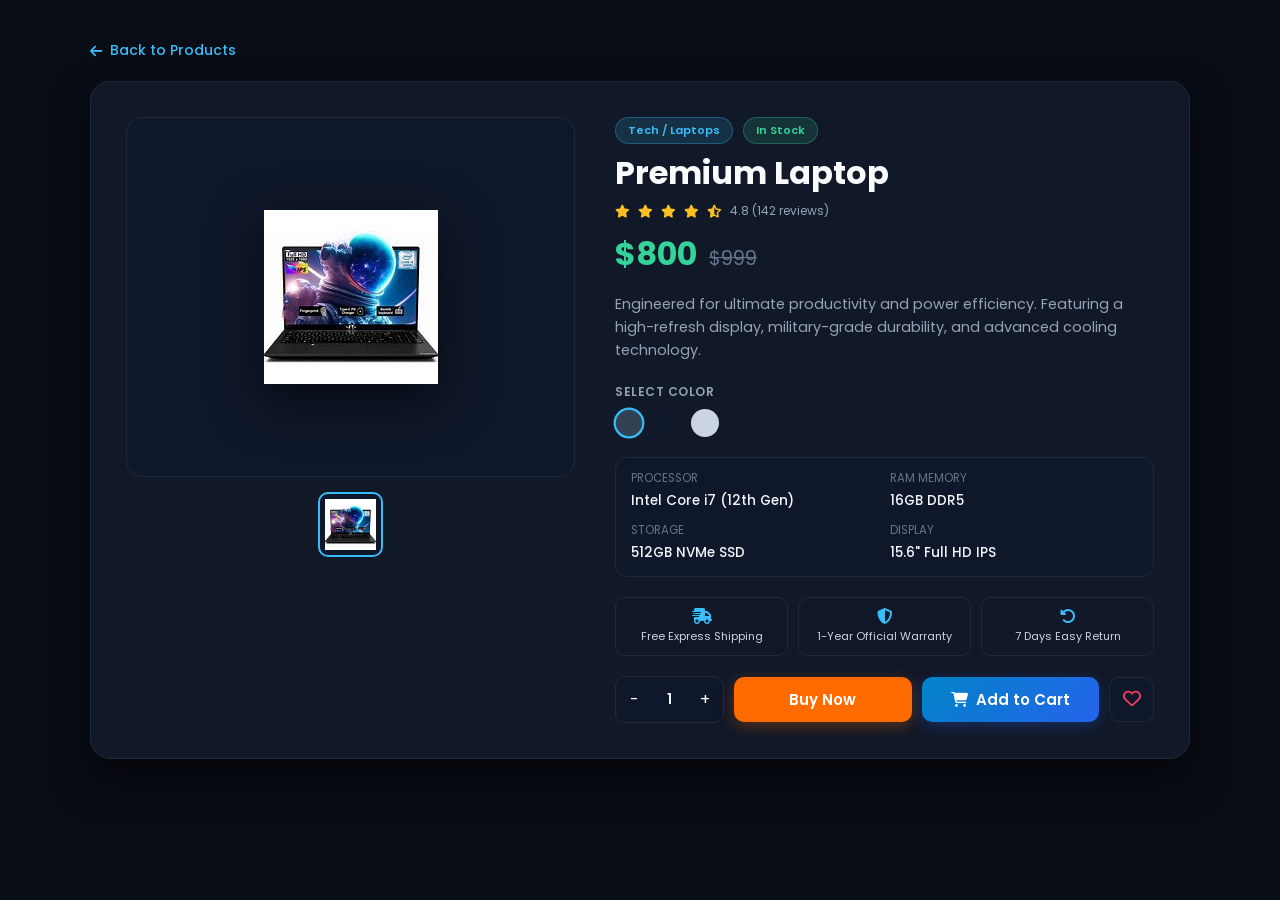
<file: laptop-details.html>
<!DOCTYPE html>
<html lang="en">

<head>
    <meta charset="UTF-8">
    <meta name="viewport" content="width=device-width, initial-scale=1.0">
    <title>Premium Laptop - Details</title>

    <!-- Google Font & FontAwesome Icons -->
    <link href="https://fonts.googleapis.com/css2?family=Poppins:wght@300;400;500;600;700&display=swap" rel="stylesheet">
    <link rel="stylesheet" href="https://cdnjs.cloudflare.com/ajax/libs/font-awesome/6.4.0/css/all.min.css">

    <style>
        * {
            margin: 0;
            padding: 0;
            box-sizing: border-box;
            font-family: 'Poppins', sans-serif;
        }

        body {
            background-color: #090d16;
            color: #f1f5f9;
            padding: 40px 20px;
            min-height: 100vh;
        }

        .container {
            max-width: 1100px;
            margin: 0 auto;
        }

        .top-nav {
            display: flex;
            justify-content: space-between;
            align-items: center;
            margin-bottom: 20px;
        }

        .back-btn {
            display: inline-flex;
            align-items: center;
            gap: 8px;
            color: #38bdf8;
            text-decoration: none;
            font-size: 14px;
            font-weight: 500;
            transition: 0.2s;
        }

        .back-btn:hover {
            color: #7dd3fc;
            transform: translateX(-4px);
        }

        .product-detail-wrapper {
            background: #111827;
            border: 1px solid #1f2937;
            border-radius: 20px;
            padding: 35px;
            display: grid;
            grid-template-columns: 1fr 1.2fr;
            gap: 40px;
            box-shadow: 0 20px 40px rgba(0, 0, 0, 0.6);
        }

        /* Gallery Styling */
        .gallery-container {
            display: flex;
            flex-direction: column;
            gap: 15px;
        }

        .product-gallery {
            background: #0f172a;
            border: 1px solid #1e293b;
            border-radius: 16px;
            padding: 25px;
            display: flex;
            align-items: center;
            justify-content: center;
            height: 360px;
            position: relative;
        }

        .product-gallery img {
            max-width: 100%;
            max-height: 100%;
            object-fit: contain;
            filter: drop-shadow(0 15px 25px rgba(0, 0, 0, 0.6));
            transition: transform 0.3s ease;
        }

        .product-gallery:hover img {
            transform: scale(1.05);
        }

        .thumbnail-list {
            display: flex;
            gap: 12px;
            justify-content: center;
        }

        .thumb-box {
            width: 65px;
            height: 65px;
            border-radius: 10px;
            background: #0f172a;
            border: 2px solid #1e293b;
            padding: 5px;
            cursor: pointer;
            transition: 0.2s;
        }

        .thumb-box.active, .thumb-box:hover {
            border-color: #38bdf8;
        }

        .thumb-box img {
            width: 100%;
            height: 100%;
            object-fit: contain;
        }

        /* Content Styling */
        .product-content {
            display: flex;
            flex-direction: column;
            justify-content: space-between;
        }

        .meta-tags {
            display: flex;
            gap: 10px;
            align-items: center;
            margin-bottom: 10px;
        }

        .badge {
            background: rgba(56, 189, 248, 0.15);
            color: #38bdf8;
            font-size: 11px;
            font-weight: 600;
            padding: 4px 12px;
            border-radius: 20px;
            border: 1px solid rgba(56, 189, 248, 0.3);
        }

        .stock-tag {
            background: rgba(52, 211, 153, 0.15);
            color: #34d399;
            font-size: 11px;
            font-weight: 600;
            padding: 4px 12px;
            border-radius: 20px;
            border: 1px solid rgba(52, 211, 153, 0.3);
        }

        .ratings-row {
            display: flex;
            align-items: center;
            gap: 8px;
            margin-bottom: 10px;
            font-size: 13px;
            color: #fbbf24;
        }

        .rating-text {
            color: #94a3b8;
            font-size: 12px;
        }

        .product-title {
            font-size: 2rem;
            font-weight: 700;
            color: #f8fafc;
            margin-bottom: 10px;
            line-height: 1.2;
        }

        .price-wrapper {
            display: flex;
            align-items: baseline;
            gap: 12px;
            margin-bottom: 15px;
        }

        .price-tag {
            font-size: 2rem;
            color: #34d399;
            font-weight: 700;
        }

        .old-price {
            font-size: 1.2rem;
            color: #64748b;
            text-decoration: line-through;
        }

        .description {
            color: #94a3b8;
            font-size: 0.9rem;
            line-height: 1.6;
            margin-bottom: 20px;
        }

        /* Color Options */
        .option-section {
            margin-bottom: 20px;
        }

        .option-title {
            font-size: 12px;
            color: #94a3b8;
            text-transform: uppercase;
            letter-spacing: 0.5px;
            margin-bottom: 8px;
            font-weight: 600;
        }

        .color-options {
            display: flex;
            gap: 10px;
        }

        .color-dot {
            width: 28px;
            height: 28px;
            border-radius: 50%;
            cursor: pointer;
            border: 2px solid transparent;
            transition: 0.2s;
        }

        .color-dot.active {
            border-color: #38bdf8;
            transform: scale(1.1);
        }

        /* Specs Grid */
        .specs-grid {
            display: grid;
            grid-template-columns: 1fr 1fr;
            gap: 10px;
            background: #0f172a;
            border: 1px solid #1e293b;
            padding: 12px 15px;
            border-radius: 12px;
            margin-bottom: 20px;
        }

        .spec-item .label {
            color: #64748b;
            display: block;
            font-size: 0.72rem;
            text-transform: uppercase;
        }

        .spec-item .value {
            color: #f1f5f9;
            font-weight: 500;
            font-size: 0.85rem;
        }

        /* Trust Icons Grid */
        .trust-grid {
            display: grid;
            grid-template-columns: repeat(3, 1fr);
            gap: 10px;
            margin-bottom: 20px;
            text-align: center;
        }

        .trust-box {
            background: rgba(15, 23, 42, 0.6);
            border: 1px solid #1e293b;
            border-radius: 10px;
            padding: 10px;
            font-size: 11px;
            color: #cbd5e1;
        }

        .trust-box i {
            font-size: 16px;
            color: #38bdf8;
            margin-bottom: 4px;
            display: block;
        }

        /* Action Row (Daraz Style Layout) */
        .action-row {
            display: flex;
            gap: 10px;
            align-items: center;
            flex-wrap: wrap;
        }

        .quantity-box {
            display: flex;
            align-items: center;
            background: #0f172a;
            border: 1px solid #1e293b;
            border-radius: 10px;
            overflow: hidden;
        }

        .quantity-btn {
            background: transparent;
            color: white;
            border: none;
            width: 36px;
            height: 45px;
            font-size: 16px;
            cursor: pointer;
            transition: 0.2s;
        }

        .quantity-btn:hover {
            background: #1e293b;
        }

        .quantity-value {
            width: 35px;
            text-align: center;
            font-weight: 600;
            font-size: 14px;
        }

        /* Daraz Orange Buy Now Button */
        .btn-buy-now {
            flex: 1;
            min-width: 120px;
            background: #ff6b00;
            color: white;
            font-weight: 600;
            border: none;
            height: 45px;
            border-radius: 10px;
            cursor: pointer;
            font-size: 15px;
            transition: all 0.2s ease;
            box-shadow: 0 4px 15px rgba(255, 107, 0, 0.3);
            display: flex;
            align-items: center;
            justify-content: center;
            gap: 8px;
        }

        .btn-buy-now:hover {
            background: #e05e00;
            transform: translateY(-2px);
            box-shadow: 0 6px 20px rgba(255, 107, 0, 0.4);
        }

        /* Add to Cart Blue Button */
        .btn-add-cart {
            flex: 1;
            min-width: 130px;
            background: linear-gradient(135deg, #0284c7 0%, #2563eb 100%);
            color: white;
            font-weight: 600;
            border: none;
            height: 45px;
            border-radius: 10px;
            cursor: pointer;
            font-size: 15px;
            transition: all 0.2s ease;
            box-shadow: 0 4px 15px rgba(37, 99, 235, 0.3);
            display: flex;
            align-items: center;
            justify-content: center;
            gap: 8px;
        }

        .btn-add-cart:hover {
            transform: translateY(-2px);
            box-shadow: 0 6px 20px rgba(37, 99, 235, 0.4);
        }

        .wishlist-btn {
            width: 45px;
            height: 45px;
            border-radius: 10px;
            background: #0f172a;
            border: 1px solid #1e293b;
            color: #f43f5e;
            display: flex;
            align-items: center;
            justify-content: center;
            font-size: 18px;
            cursor: pointer;
            transition: 0.2s;
        }

        .wishlist-btn:hover {
            background: rgba(244, 63, 94, 0.15);
            border-color: #f43f5e;
        }

        @media (max-width: 850px) {
            .product-detail-wrapper {
                grid-template-columns: 1fr;
            }
        }
    </style>
</head>

<body>

    <div class="container">
        <div class="top-nav">
            <a href="products.html" class="back-btn"><i class="fa-solid fa-arrow-left"></i> Back to Products</a>
        </div>

        <div class="product-detail-wrapper">
            
            <!-- Gallery Section -->
            <div class="gallery-container">
                <div class="product-gallery">
                    <img id="mainImg" src="images/th.jfif" alt="Premium Laptop">
                </div>
                <div class="thumbnail-list">
                    <div class="thumb-box active" onclick="changeImage('images/th.jfif', this)">
                        <img src="images/th.jfif" alt="Thumb 1">
                    </div>
                </div>
            </div>

            <!-- Content Section -->
            <div class="product-content">
                <div>
                    <div class="meta-tags">
                        <span class="badge">Tech / Laptops</span>
                        <span class="stock-tag">In Stock</span>
                    </div>

                    <h1 class="product-title">Premium Laptop</h1>

                    <!-- Ratings -->
                    <div class="ratings-row">
                        <i class="fa-solid fa-star"></i>
                        <i class="fa-solid fa-star"></i>
                        <i class="fa-solid fa-star"></i>
                        <i class="fa-solid fa-star"></i>
                        <i class="fa-solid fa-star-half-stroke"></i>
                        <span class="rating-text">4.8 (142 reviews)</span>
                    </div>

                    <!-- Price -->
                    <div class="price-wrapper">
                        <span class="price-tag">$800</span>
                        <span class="old-price">$999</span>
                    </div>

                    <p class="description">
                        Engineered for ultimate productivity and power efficiency. Featuring a high-refresh display, military-grade durability, and advanced cooling technology.
                    </p>

                    <!-- Color Selector -->
                    <div class="option-section">
                        <div class="option-title">Select Color</div>
                        <div class="color-options">
                            <span class="color-dot active" style="background-color: #334155;" title="Space Gray"></span>
                            <span class="color-dot" style="background-color: #0f172a;" title="Matte Black"></span>
                            <span class="color-dot" style="background-color: #cbd5e1;" title="Silver"></span>
                        </div>
                    </div>

                    <!-- Specs -->
                    <div class="specs-grid">
                        <div class="spec-item">
                            <span class="label">Processor</span>
                            <span class="value">Intel Core i7 (12th Gen)</span>
                        </div>
                        <div class="spec-item">
                            <span class="label">RAM Memory</span>
                            <span class="value">16GB DDR5</span>
                        </div>
                        <div class="spec-item">
                            <span class="label">Storage</span>
                            <span class="value">512GB NVMe SSD</span>
                        </div>
                        <div class="spec-item">
                            <span class="label">Display</span>
                            <span class="value">15.6" Full HD IPS</span>
                        </div>
                    </div>

                    <!-- Trust Icons -->
                    <div class="trust-grid">
                        <div class="trust-box">
                            <i class="fa-solid fa-truck-fast"></i>
                            Free Express Shipping
                        </div>
                        <div class="trust-box">
                            <i class="fa-solid fa-shield-halved"></i>
                            1-Year Official Warranty
                        </div>
                        <div class="trust-box">
                            <i class="fa-solid fa-rotate-left"></i>
                            7 Days Easy Return
                        </div>
                    </div>
                </div>

                <!-- Action Controls (Daraz Double Button UI) -->
                <div class="action-row">
                    <div class="quantity-box">
                        <button class="quantity-btn" onclick="updateQty(-1)">-</button>
                        <span class="quantity-value" id="qty">1</span>
                        <button class="quantity-btn" onclick="updateQty(1)">+</button>
                    </div>

                    <!-- Buy Now Button (Daraz Signature Orange) -->
                    <button type="button" class="btn-buy-now" onclick="buyNowHandler(event)">
                        Buy Now
                    </button>

                    <!-- Add to Cart Button -->
                    <button type="button" class="btn-add-cart" onclick="addToCartMsg(event)">
                        <i class="fa-solid fa-cart-shopping"></i> Add to Cart
                    </button>

                    <!-- Wishlist Button -->
                    <button class="wishlist-btn" title="Add to Wishlist" onclick="toggleWishlist(this)">
                        <i class="fa-regular fa-heart"></i>
                    </button>
                </div>
            </div>

        </div>
    </div>

<script>
    let count = 1;

    function updateQty(val) {
        count += val;
        if (count < 1) count = 1;
        document.getElementById('qty').innerText = count;
    }

    function addToCartMsg(e) {
        if(e) e.preventDefault();

        let product = {
            id: 'laptop',
            name: 'Premium Laptop',
            price: 800,
            image: 'images/th.jfif',
            quantity: count
        };

        let cart = JSON.parse(localStorage.getItem('myCart')) || [];
        
        let existingIndex = cart.findIndex(item => item.id === product.id);
        if (existingIndex > -1) {
            cart[existingIndex].quantity += count;
        } else {
            cart.push(product);
        }

        localStorage.setItem('myCart', JSON.stringify(cart));
        alert(`${count} Premium Laptop Cart me add ho gaya hai!`);
    }

    function buyNowHandler(e) {
        if(e) e.preventDefault();
        // Item cart me add karega aur direct products.html/cart par redirect karega
        addToCartMsg(e);
        window.location.href = "products.html";
    }

    function toggleWishlist(btn) {
        const icon = btn.querySelector('i');
        if (icon.classList.contains('fa-regular')) {
            icon.classList.remove('fa-regular');
            icon.classList.add('fa-solid');
            alert('Added to Wishlist!');
        } else {
            icon.classList.remove('fa-solid');
            icon.classList.add('fa-regular');
        }
    }

    function changeImage(src, element) {
        document.getElementById('mainImg').src = src;
        document.querySelectorAll('.thumb-box').forEach(el => el.classList.remove('active'));
        element.classList.add('active');
    }
</script>
</body>

</html>
</file>
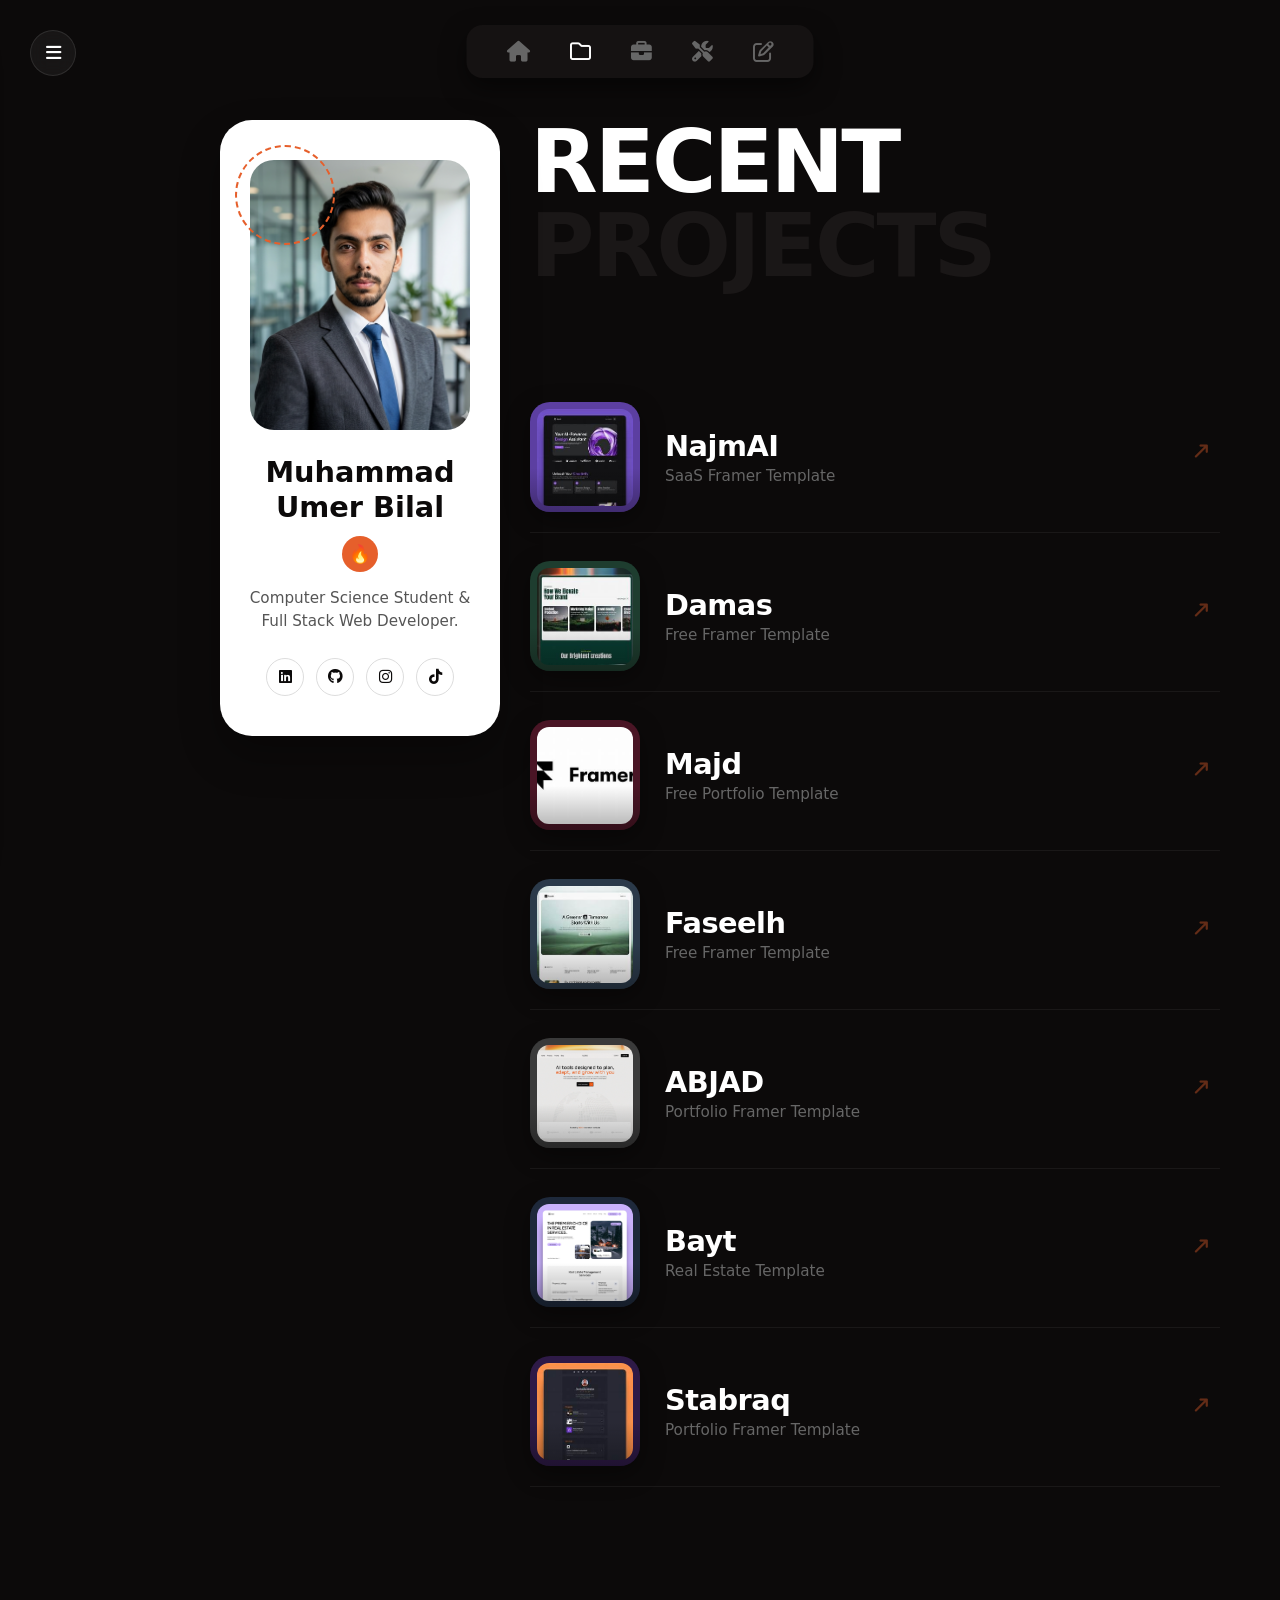
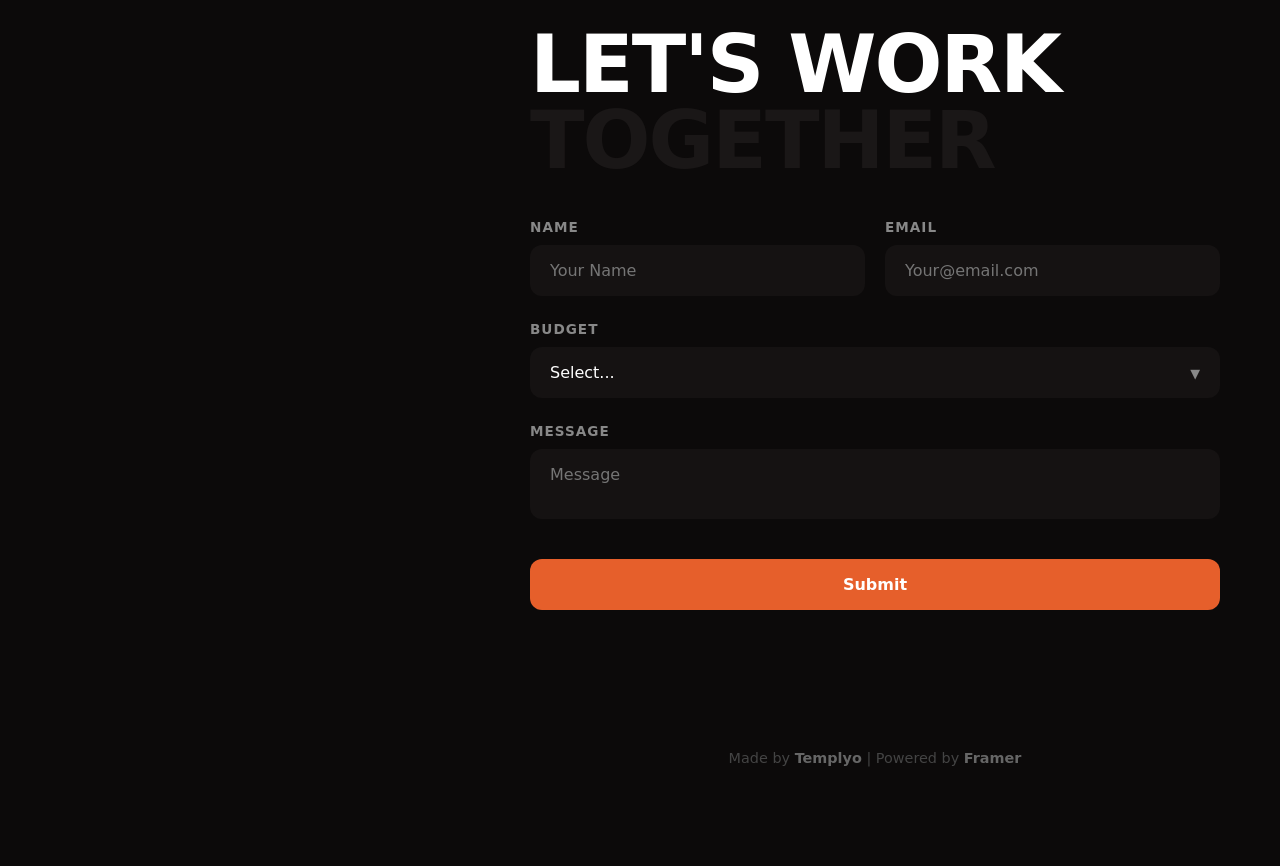
<file: project.html>
<!DOCTYPE html>
<html lang="en">
<head>
    <meta charset="UTF-8">
    <meta name="viewport" content="width=device-width, initial-scale=1.0">
    <title>Sawad | Recent Projects</title>
    <link rel="stylesheet" href="https://cdnjs.cloudflare.com/ajax/libs/font-awesome/6.5.2/css/all.min.css">
    <link rel="stylesheet" href="./style1.css">
    <script src="./script.js" defer></script>
</head>
<body>
    <div class="page-transition-overlay"></div>
    <!-- SIDEBAR SECTION -->
    <button id="sidebarToggleBtn" class="global-toggle-btn" style="position: fixed; top: 30px; left: 30px; z-index: 9999999; background: #1a1a1a; border: 1px solid rgba(255,255,255,0.1); border-radius: 50%; width: 46px; height: 46px; display: flex; align-items: center; justify-content: center; color: white; cursor: pointer;">
        <i class="fa-solid fa-bars"></i>
    </button>

    <aside id="geminiSidebar" class="gemini-sidebar">
        
        <ul class="sidebar-links">
            <li><a href="index.html"><i class="fa-solid fa-house"></i><span class="nav-text">Dashboard</span></a></li>
            <li><a href="https://www.linkedin.com/in/umerdeveloper1122"><i class="fa-solid fa-user-group"></i><span class="nav-text">Team</span></a></li>
            <li><a href="https://calendly.com/app/availability/schedules"><i class="fa-solid fa-calendar-days"></i><span class="nav-text">Calendar</span></a></li>
            <li><a href="https://www.daraz.pk"><i class="fa-solid fa-file-lines"></i><span class="nav-text">Documents</span></a></li>
            <li><a href="contact.html"><i class="fa-solid fa-chart-pie"></i><span class="nav-text">Reports</span></a></li>
        </ul>

        <div class="sidebar-section-title nav-text" style="color: #666; font-size: 0.75rem; font-weight:700; letter-spacing:1px; padding: 10px 16px;">PROJECTS</div>
        <ul class="sidebar-links" style="flex-grow: 0; margin-bottom: 20px;">
            <li><a href="https://www.daraz.pk" style="font-size:0.85rem; color:#8c8c8c;"><i class="fa-regular fa-circle" style="font-size:0.5rem; min-width:15px;"></i><span class="nav-text">Daraz E-Commerce Clone</span></a></li>
            <li><a href="https://wpastra.com/website-templates/business/pet-animal/" style="font-size:0.85rem; color:#8c8c8c;"><i class="fa-regular fa-circle" style="font-size:0.5rem; min-width:15px;"></i><span class="nav-text">Pet Store Website</span></a></li>
            <li><a href="https://showoff.elementor.com" style="font-size:0.85rem; color:#8c8c8c;"><i class="fa-regular fa-circle" style="font-size:0.5rem; min-width:15px;"></i><span class="nav-text">Umer's Digital Canvas</span></a></li>
        </ul>

        <div class="sidebar-bottom-user">
            <img src="./images/Gemini_Generated_Image_9j2aaz9j2aaz9j2a.png" alt="Umer Bilal" style="width: 32px; height: 32px; border-radius: 50%; object-fit: cover;">
            <div class="user-info-text nav-text" style="flex-grow: 1;">
                <h4 style="font-size: 0.85rem; color: white; font-weight: 600; margin: 0; white-space: nowrap;">Umer Bilal</h4>
                <a href="https://drive.google.com/file/d/1zLyihOlh2mqevC_d_Owb0ZYD6p9dWV3E/view?usp=sharing" target="_blank" style="font-size: 0.75rem; color: #666; text-decoration: none;">View Profile</a>
            </div>
        </div>
    </aside>

    <div id="sidebarOverlay" class="sidebar-overlay"></div>

    <!-- FLOATING TOP NAVIGATION -->
    <nav class="nav">
        <a href="index.html" class="home-icon">
            <i class="fa-solid fa-house"></i>
            <span class="tooltip-text">Home</span>
        </a>
        <a href="project.html" class="folder-icon">
            <i class="fa-regular fa-folder"></i>
            <span class="tooltip-text">Projects</span>
        </a>
        <a href="experience.html" class="gift-icon">
            <i class="fa-solid fa-briefcase"></i>
            <span class="tooltip-text">Services</span>
        </a>
        <a href="tools.html" class="tools-icon">
            <i class="fa-solid fa-screwdriver-wrench"></i>
            <span class="tooltip-text">Tools</span>
        </a>
        <a href="contact.html" class="edit-icon">
            <i class="fa-regular fa-pen-to-square"></i>
            <span class="tooltip-text">Contact</span>
        </a>
    </nav>

    <!-- MAIN TWO-COLUMN LAYOUT CONTAINER -->
    <div class="main-portfolio-layout">
        
        <!-- LEFT COLUMN: WHITE PROFILE CARD -->
        <div class="left-column">
            <div class="profile-card">
                <div class="image-container">
                    <div class="dashed-circle"></div>
                    <img src="./images/Gemini_Generated_Image_9j2aaz9j2aaz9j2a.png" alt="Muhammad Umer Bilal" class="avatar-img">
                </div>
                <h2 class="profile-name">Muhammad Umer Bilal</h2>
                <div class="fire-badge">🔥</div>
                <p class="profile-desc">
                    Computer Science Student & Full Stack Web Developer.
                </p>
                <div class="profile-socials">
                    <a href="https://www.linkedin.com/in/umerdeveloper1122" target="_blank"><i class="fa-brands fa-linkedin"></i></a>
                    <a href="https://github.com/raoumer1132?tab=repositories" target="_blank"><i class="fa-brands fa-github"></i></a>
                    <a href="https://www.instagram.com/rao_umer_300/?__pwa=1#" target="_blank"><i class="fa-brands fa-instagram"></i></a>
                    <a href="https://www.tiktok.com/@itsraoumer9" target="_blank"><i class="fa-brands fa-tiktok"></i></a>
                </div>
            </div>
        </div>

        <!-- RIGHT COLUMN: CONTENT & PROJECTS -->
        <div class="right-column">
            
            <div class="projects-main-heading">
                <h2 class="heading-light">RECENT</h2>
                <h2 class="heading-dark">PROJECTS</h2>
            </div>

            <div class="projects-vertical-list">
                
                <div class="project-list-row" onclick="window.open('https://framer.com/templates/category/saas', '_blank')">
                    <div class="project-thumb-box" style="background-color: #5c3fa1;">
                        <img src="./images/OIP.jfif" alt="NajmAI" class="proj-inner-img">
                        <div class="mock-frame-overlay"></div>
                    </div>
                    <div class="project-info-box">
                        <h3>NajmAI</h3>
                        <p>SaaS Framer Template</p>
                    </div>
                    <div class="project-diagonal-arrow">
                        <i class="fa-solid fa-arrow-up-long"></i>
                    </div>
                </div>

                <a href="https://framer.com/templates" target="_blank" style="text-decoration: none; color: inherit;">
                    <div class="project-list-row">
                        <div class="project-thumb-box" style="background-color: #1e3d2f;">
                            <img src="./images/OIP (1).jfif" alt="Damas" class="proj-inner-img">
                            <div class="mock-frame-overlay"></div>
                        </div>
                        <div class="project-info-box">
                            <h3>Damas</h3>
                            <p>Free Framer Template</p>
                        </div>
                        <div class="project-diagonal-arrow">
                            <i class="fa-solid fa-arrow-up-long"></i>
                        </div>
                    </div>
                </a>

                <a href="https://html5up.net/" target="_blank" style="text-decoration: none; color: inherit;">
                    <div class="project-list-row">
                        <div class="project-thumb-box" style="background-color: #4a1525;">
                            <img src="./images/fre.jfif" alt="Majd" class="proj-inner-img">
                            <div class="mock-frame-overlay"></div>
                        </div>
                        <div class="project-info-box">
                            <h3>Majd</h3>
                            <p>Free Portfolio Template</p>
                        </div>
                        <div class="project-diagonal-arrow">
                            <i class="fa-solid fa-arrow-up-long"></i>
                        </div>
                    </div>
                </a>

                <a href="https://www.framer.com/showcase/" target="_blank" style="text-decoration: none; color: inherit;">
                    <div class="project-list-row">
                        <div class="project-thumb-box" style="background-color: #2b3a4a;">
                            <img src="./images/faseelh.jfif" alt="Faseelh" class="proj-inner-img">
                            <div class="mock-frame-overlay"></div>
                        </div>
                        <div class="project-info-box">
                            <h3>Faseelh</h3>
                            <p>Free Framer Template</p>
                        </div>
                        <div class="project-diagonal-arrow">
                            <i class="fa-solid fa-arrow-up-long"></i>
                        </div>
                    </div>
                </a>

                <a href="https://framer.com/templates" target="_blank" style="text-decoration: none; color: inherit;">
                    <div class="project-list-row">
                        <div class="project-thumb-box" style="background-color: #3a3a3a;">
                            <img src="./images/ABJAD.webp" alt="ABJAD" class="proj-inner-img">
                            <div class="mock-frame-overlay"></div>
                        </div>
                        <div class="project-info-box">
                            <h3>ABJAD</h3>
                            <p>Portfolio Framer Template</p>
                        </div>
                        <div class="project-diagonal-arrow">
                            <i class="fa-solid fa-arrow-up-long"></i>
                        </div>
                    </div>
                </a>

                <a href="https://framer.com/templates/category/real-estate" target="_blank" style="text-decoration: none; color: inherit;">
                    <div class="project-list-row">
                        <div class="project-thumb-box" style="background-color: #1e293b;">
                            <img src="./images/bayt.webp" alt="Bayt" class="proj-inner-img">
                            <div class="mock-frame-overlay"></div>
                        </div>
                        <div class="project-info-box">
                            <h3>Bayt</h3>
                            <p>Real Estate Template</p>
                        </div>
                        <div class="project-diagonal-arrow">
                            <i class="fa-solid fa-arrow-up-long"></i>
                        </div>
                    </div>
                </a>

                <a href="https://framer.com/templates" target="_blank" style="text-decoration: none; color: inherit;">
                    <div class="project-list-row">
                        <div class="project-thumb-box" style="background-color: #2e1a47;">
                            <img src="./images/stabraq.jfif" alt="Stabraq" class="proj-inner-img">
                            <div class="mock-frame-overlay"></div>
                        </div>
                        <div class="project-info-box">
                            <h3>Stabraq</h3>
                            <p>Portfolio Framer Template</p>
                        </div>
                        <div class="project-diagonal-arrow">
                            <i class="fa-solid fa-arrow-up-long"></i>
                        </div>
                    </div>
                </a>

            </div>

            <!-- CONTACT FORM SECTION -->
            <div class="contact-section">
                <div class="contact-heading">
                    <h2 class="contact-light">LET'S WORK</h2>
                    <h2 class="contact-dark">TOGETHER</h2>
                </div>
          
                <form class="contact-form" action="https://api.web3forms.com/submit" method="POST">
                    <input type="hidden" name="access_key" value="51fcb073-ecad-417b-9b0a-f4c1704daaf9">

                    <div class="form-row">
                        <div class="form-group">
                            <label>Name</label>
                            <input type="text" name="name" placeholder="Your Name" required>
                        </div>
                        <div class="form-group">
                            <label>Email</label>
                            <input type="email" name="email" placeholder="Your@email.com" required>
                        </div>
                    </div>

                    <div class="form-group">
                        <label>Budget</label>
                        <div class="select-wrapper">
                            <select name="budget" required>
                                <option value="" disabled selected hidden>Select...</option>
                                <option value="small">Less than $1,000</option>
                                <option value="medium">$1,000 - $5,000</option>
                                <option value="large">$5,000+</option>
                            </select>
                        </div>
                    </div>

                    <div class="form-group">
                        <label>Message</label>
                        <textarea name="message" placeholder="Message" required></textarea>
                    </div>

                    <button type="submit" class="submit-btn">Submit</button>
                </form>
            </div>

            <!-- FOOTER -->
            <div class="footer-credits">
                <p>Made by <span class="credit-link">Templyo</span> | Powered by <span class="credit-link">Framer</span></p>
            </div>

        </div> 
    </div> 
</body>
</html>
</file>
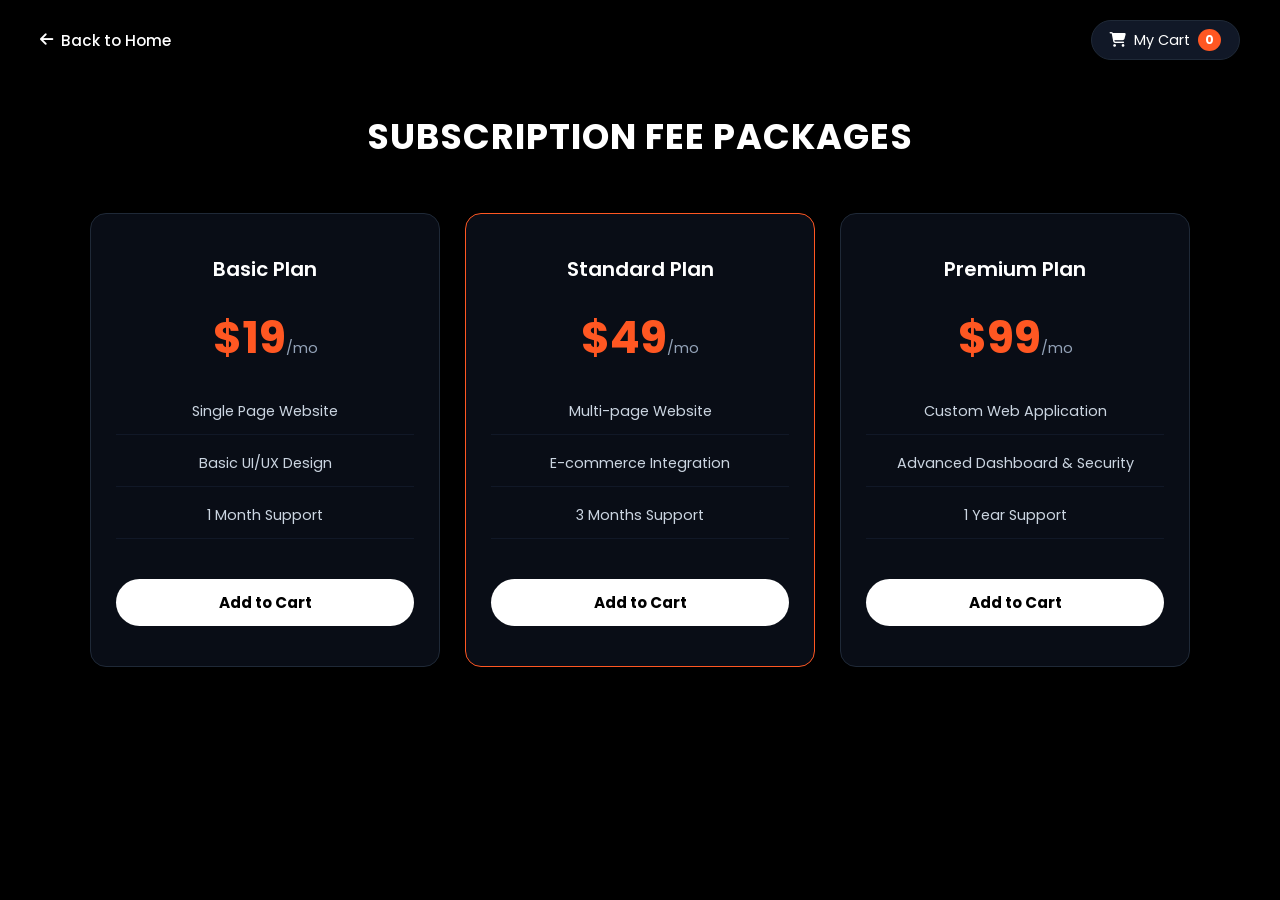
<file: subscription.html>
<!DOCTYPE html>
<html lang="en">

<head>
    <meta charset="UTF-8">
    <meta name="viewport" content="width=device-width, initial-scale=1.0">
    <title>Subscription Packages - Portfolio</title>
    <link href="https://fonts.googleapis.com/css2?family=Poppins:wght@400;600;700&display=swap" rel="stylesheet">
    <link rel="stylesheet" href="https://cdnjs.cloudflare.com/ajax/libs/font-awesome/6.4.0/css/all.min.css">

    <style>
        * { margin: 0; padding: 0; box-sizing: border-box; font-family: 'Poppins', sans-serif; }
        body { background-color: #000; color: #fff; min-height: 100vh; padding: 20px 40px; }

        .top-navbar { display: flex; justify-content: space-between; align-items: center; margin-bottom: 50px; }
        .back-btn { color: #fff; text-decoration: none; font-size: 0.95rem; display: flex; align-items: center; gap: 8px; font-weight: 500; }
        
        .cart-btn {
            background: #111827; color: #fff; text-decoration: none; padding: 8px 18px;
            border-radius: 25px; border: 1px solid #1f2937; display: flex; align-items: center; gap: 8px; font-size: 0.9rem;
        }
        .cart-badge { background: #ff5722; color: #fff; font-size: 0.75rem; font-weight: 700; border-radius: 50%; padding: 2px 7px; }

        .page-title { text-align: center; font-size: 2.2rem; font-weight: 700; letter-spacing: 1px; margin-bottom: 50px; text-transform: uppercase; }

        .packages-grid { display: grid; grid-template-columns: repeat(auto-fit, minmax(280px, 1fr)); gap: 25px; max-width: 1100px; margin: 0 auto; }
        
        .package-card {
            background: #090d16; border: 1px solid #1f2937; border-radius: 16px; padding: 40px 25px;
            text-align: center; display: flex; flex-direction: column; justify-content: space-between; transition: 0.3s;
        }
        .package-card.featured { border: 1.5px solid #ff5722; }

        .plan-name { font-size: 1.25rem; font-weight: 600; margin-bottom: 20px; }
        .price-tag { font-size: 2.8rem; font-weight: 700; color: #ff5722; margin-bottom: 30px; }
        .price-tag span { font-size: 0.9rem; color: #94a3b8; font-weight: 400; }

        .features-list { list-style: none; margin-bottom: 40px; }
        .features-list li { color: #cbd5e1; font-size: 0.9rem; margin-bottom: 18px; border-bottom: 1px solid #111827; padding-bottom: 12px; }

        .btn-add {
            background: #fff; color: #000; border: none; padding: 12px; border-radius: 25px;
            font-weight: 700; cursor: pointer; width: 100%; transition: 0.3s; font-size: 0.95rem;
        }
        .btn-add:hover { background: #ff5722; color: #fff; }
    </style>
</head>

<body>

    <div class="top-navbar">
        <a href="index.html" class="back-btn"><i class="fa-solid fa-arrow-left"></i> Back to Home</a>
        <a href="cart.html" class="cart-btn">
            <i class="fa-solid fa-cart-shopping"></i> My Cart 
            <span class="cart-badge" id="topCartCount">0</span>
        </a>
    </div>

    <h1 class="page-title">Subscription Fee Packages</h1>

    <div class="packages-grid">
        <!-- Basic Plan -->
        <div class="package-card">
            <div>
                <h3 class="plan-name">Basic Plan</h3>
                <div class="price-tag">$19<span>/mo</span></div>
                <ul class="features-list">
                    <li>Single Page Website</li>
                    <li>Basic UI/UX Design</li>
                    <li>1 Month Support</li>
                </ul>
            </div>
            <button type="button" class="btn-add" onclick="addToCart('Basic Plan', 19)">Add to Cart</button>
        </div>

        <!-- Standard Plan -->
        <div class="package-card featured">
            <div>
                <h3 class="plan-name">Standard Plan</h3>
                <div class="price-tag">$49<span>/mo</span></div>
                <ul class="features-list">
                    <li>Multi-page Website</li>
                    <li>E-commerce Integration</li>
                    <li>3 Months Support</li>
                </ul>
            </div>
            <button type="button" class="btn-add" onclick="addToCart('Standard Plan', 49)">Add to Cart</button>
        </div>

        <!-- Premium Plan -->
        <div class="package-card">
            <div>
                <h3 class="plan-name">Premium Plan</h3>
                <div class="price-tag">$99<span>/mo</span></div>
                <ul class="features-list">
                    <li>Custom Web Application</li>
                    <li>Advanced Dashboard & Security</li>
                    <li>1 Year Support</li>
                </ul>
            </div>
            <button type="button" class="btn-add" onclick="addToCart('Premium Plan', 99)">Add to Cart</button>
        </div>
    </div>

    <script>
        document.addEventListener('DOMContentLoaded', updateBadge);

        function addToCart(packageName, price) {
            let cart = JSON.parse(localStorage.getItem('userCart')) || [];
            let item = cart.find(i => i.name === packageName);

            if (item) {
                item.quantity += 1;
            } else {
                cart.push({ name: packageName, price: price, quantity: 1 });
            }

            localStorage.setItem('userCart', JSON.stringify(cart));
            
            // Sirf top badge counter update hoga, REDIRECT NAHI HOGA!
            updateBadge();

            alert(packageName + " cart mein add ho gaya hai!");
        }

        function updateBadge() {
            let cart = JSON.parse(localStorage.getItem('userCart')) || [];
            let count = cart.reduce((sum, item) => sum + item.quantity, 0);
            const badge = document.getElementById('topCartCount');
            if (badge) {
                badge.innerText = count;
            }
        }
    </script>

</body>

</html>
</file>
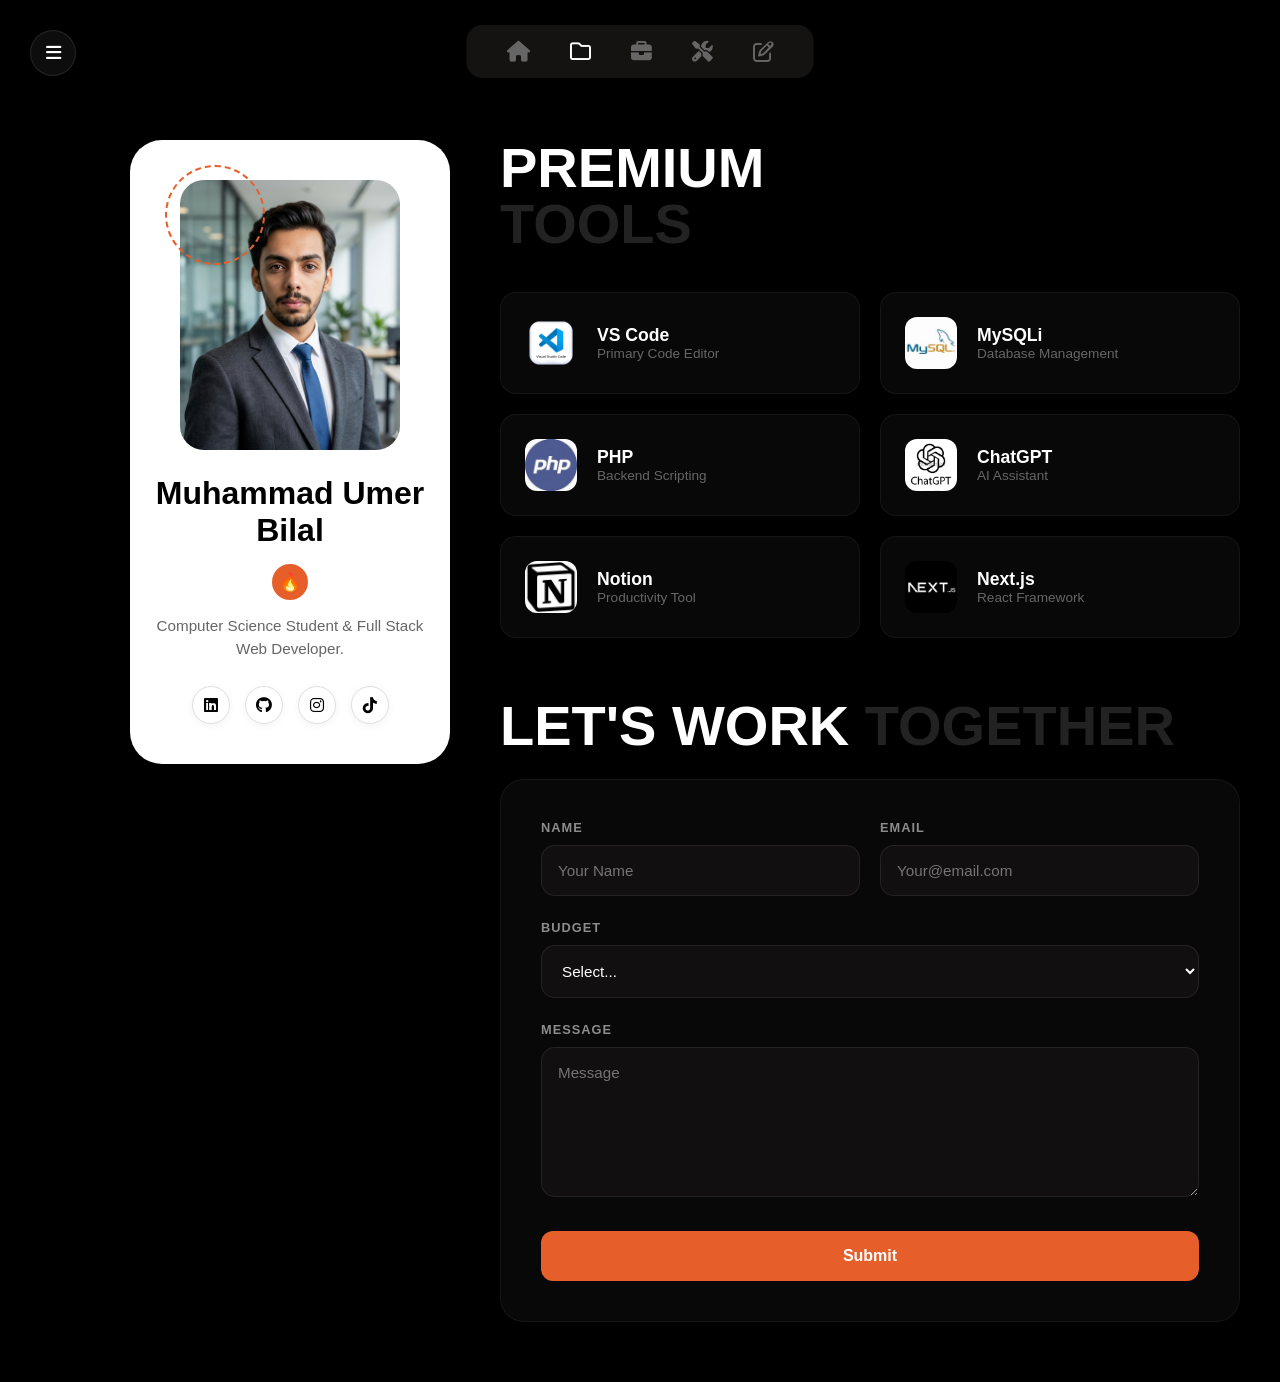
<file: tools.html>
<!DOCTYPE html>
<html lang="en">
<head>
    <meta charset="UTF-8">
    <meta name="viewport" content="width=device-width, initial-scale=1.0">
    <title>Sawad | Premium Tools</title>
    <link rel="stylesheet" href="https://cdnjs.cloudflare.com/ajax/libs/font-awesome/6.5.2/css/all.min.css">
    <link rel="stylesheet" href="./style3.css">
</head>
<body>

    <div class="page-transition-overlay"></div>

   <!-- FLOATING TOGGLE HAMBURGER MENU -->
    <button id="sidebarToggleBtn" class="global-toggle-btn" style="position: fixed; top: 30px; left: 30px; z-index: 9999999; background: #1a1a1a; border: 1px solid rgba(255,255,255,0.1); border-radius: 50%; width: 46px; height: 46px; display: flex; align-items: center; justify-content: center; color: white; cursor: pointer;">
        <i class="fa-solid fa-bars"></i>
    </button>

    <!-- SIDEBAR SECTION -->
    <aside id="geminiSidebar" class="gemini-sidebar">
        
        <ul class="sidebar-links">
            <li>
                <a href="index.html">
                    <i class="fa-solid fa-house"></i>
                    <span class="nav-text">Dashboard</span>
                </a>
            </li>
            <li>
                <a href="https://www.linkedin.com/in/umerdeveloper1122">
                    <i class="fa-solid fa-user-group"></i>
                    <span class="nav-text">Team</span>
                </a>
            </li>
            <li>
                <a href="https://calendly.com/app/availability/schedules">
                    <i class="fa-solid fa-calendar-days"></i>
                    <span class="nav-text">Calendar</span>
                </a>
            </li>
            <li>
                <a href="https://www.daraz.pk">
                    <i class="fa-solid fa-file-lines"></i>
                    <span class="nav-text">Documents</span>
                </a>
            </li>
            <li>
                <a href="contact.html">
                    <i class="fa-solid fa-chart-pie"></i>
                    <span class="nav-text">Reports</span>
                </a>
            </li>
        </ul>

        <div class="sidebar-section-title nav-text" style="color: #666; font-size: 0.75rem; font-weight:700; letter-spacing:1px; padding: 10px 16px;">PROJECTS</div>
        <ul class="sidebar-links" style="flex-grow: 0; margin-bottom: 20px;">
            <li><a href="https://www.daraz.pk" style="font-size:0.85rem; color:#8c8c8c;"><i class="fa-regular fa-circle" style="font-size:0.5rem; min-width:15px;"></i><span class="nav-text">Daraz E-Commerce Clone</span></a></li>
            <li><a href="https://wpastra.com/website-templates/business/pet-animal/" style="font-size:0.85rem; color:#8c8c8c;"><i class="fa-regular fa-circle" style="font-size:0.5rem; min-width:15px;"></i><span class="nav-text">Pet Store Website</span></a></li>
            <li><a href="https://showoff.elementor.com" style="font-size:0.85rem; color:#8c8c8c;"><i class="fa-regular fa-circle" style="font-size:0.5rem; min-width:15px;"></i><span class="nav-text">Umer's Digital Canvas</span></a></li>
        </ul>

        <div class="sidebar-bottom-user">
            <img src="./images/Gemini_Generated_Image_9j2aaz9j2aaz9j2a.png" alt="Umer Bilal" style="width: 32px; height: 32px; border-radius: 50%; object-fit: cover;">
            <div class="user-info-text nav-text" style="flex-grow: 1;">
                <h4 style="font-size: 0.85rem; color: white; font-weight: 600; margin: 0; white-space: nowrap;">Umer Bilal</h4>
                <a href="https://drive.google.com/file/d/1zLyihOlh2mqevC_d_Owb0ZYD6p9dWV3E/view?usp=sharing" target="_blank" style="font-size: 0.75rem; color: #666; text-decoration: none;">View Profile</a>
            </div>
            </div>
    </aside>
    <div id="sidebarOverlay" class="sidebar-overlay"></div>

    <nav class="nav">
    <a href="index.html" class="home-icon">
        <i class="fa-solid fa-house"></i>
        <span class="tooltip-text">Home</span>
    </a>
    <a href="project.html" class="folder-icon">
        <i class="fa-regular fa-folder"></i>
        <span class="tooltip-text">Projects</span>
    </a>
    <a href="experience.html" class="gift-icon">
        <i class="fa-solid fa-briefcase"></i>
        <span class="tooltip-text">Services</span>
    </a>
    <a href="tools.html" class="tools-icon">
        <i class="fa-solid fa-screwdriver-wrench"></i>
        <span class="tooltip-text">Tools</span>
    </a>
    <a href="contact.html" class="edit-icon">
        <i class="fa-regular fa-pen-to-square"></i>
        <span class="tooltip-text">Contact</span>
    </a>
</nav>
    <div class="main-portfolio-layout">
        
         <div class="left-column">
        <div class="profile-card">
            <div class="image-container">
                <div class="dashed-circle"></div>
                <img src="./images/Gemini_Generated_Image_9j2aaz9j2aaz9j2a.png" alt="Muhammad Umer Bilal" class="avatar-img">
            </div>
            <h2 class="profile-name">Muhammad Umer Bilal</h2>
            <div class="fire-badge">🔥</div>
            <p class="profile-desc">
                Computer Science Student & Full Stack Web Developer.
            </p>
            <div class="profile-socials">
                <a href="https://www.linkedin.com/in/umerdeveloper1122" target="_blank"><i class="fa-brands fa-linkedin"></i></a>
                <a href="https://github.com/raoumer1132?tab=repositories" target="_blank"><i class="fa-brands fa-github"></i></a>
                <a href="https://www.instagram.com/rao_umer_300/?__pwa=1#" target="_blank"><i class="fa-brands fa-instagram"></i></a>
                <a href="https://www.tiktok.com/@itsraoumer9" target="_blank"><i class="fa-brands fa-tiktok"></i></a>
            </div>
        </div>
    </div>


        <div class="right-column">
            
            <div class="tools-main-heading">
                <h2 class="heading-light">PREMIUM</h2>
                <h2 class="heading-dark">TOOLS</h2>
            </div>

            <div class="tools-grid-container">
                <a href="https://code.visualstudio.com" target="_blank" style="text-decoration: none; color: inherit;">
                    <div class="tool-card">
                        <div class="tool-thumb"><img src="./images/vs code.webp" alt="VS Code"></div>
                        <div class="tool-details">
                            <h3>VS Code</h3>
                            <p>Primary Code Editor</p>
                        </div>
                    </div>
                </a>

                <a href="https://www.mysql.com" target="_blank" style="text-decoration: none; color: inherit;">
                    <div class="tool-card">
                        <div class="tool-thumb"><img src="./images/sqli.jfif" alt="MySQLi"></div>
                        <div class="tool-details">
                            <h3>MySQLi</h3>
                            <p>Database Management</p>
                        </div>
                    </div>
                </a>

                <a href="https://www.php.net" target="_blank" style="text-decoration: none; color: inherit;">
                    <div class="tool-card">
                        <div class="tool-thumb"><img src="./images/phph.jfif" alt="PHP"></div>
                        <div class="tool-details">
                            <h3>PHP</h3>
                            <p>Backend Scripting</p>
                        </div>
                    </div>
                </a>

                <a href="https://chatgpt.com" target="_blank" style="text-decoration: none; color: inherit;">
                    <div class="tool-card">
                        <div class="tool-thumb"><img src="./images/gpt.webp" alt="ChatGPT"></div>
                        <div class="tool-details">
                            <h3>ChatGPT</h3>
                            <p>AI Assistant</p>
                        </div>
                    </div>
                </a>

                <a href="https://www.notion.so" target="_blank" style="text-decoration: none; color: inherit;">
                    <div class="tool-card">
                        <div class="tool-thumb"><img src="./images/notion.jfif" alt="Notion"></div>
                        <div class="tool-details">
                            <h3>Notion</h3>
                            <p>Productivity Tool</p>
                        </div>
                    </div>
                </a>

                <a href="https://nextjs.org" target="_blank" style="text-decoration: none; color: inherit;">
                    <div class="tool-card">
                        <div class="tool-thumb"><img src="./images/nextjs.jpeg" alt="Nextjs"></div>
                        <div class="tool-details">
                            <h3>Next.js</h3>
                            <p>React Framework</p>
                        </div>
                    </div>
                </a>
            </div> 

            <div class="contact-section">
                <div class="contact-heading">
                    <span class="heading-light">LET'S WORK </span>
                    <span class="heading-dark">TOGETHER</span>
                </div>

                <form class="contact-form" action="https://api.web3forms.com/submit" method="POST">
                    <input type="hidden" name="access_key" value="51fcb073-ecad-417b-9b0a-f4c1704daaf9">

                    <div class="form-row">
                        <div class="form-group">
                            <label>Name</label>
                            <input type="text" name="name" placeholder="Your Name" required>
                        </div>
                        <div class="form-group">
                            <label>Email</label>
                            <input type="email" name="email" placeholder="Your@email.com" required>
                        </div>
                    </div>

                    <div class="form-group">
                        <label>Budget</label>
                        <div class="select-wrapper">
                            <select name="budget" required>
                                <option value="" disabled selected hidden>Select...</option>
                                <option value="small">Less than $1,000</option>
                                <option value="medium">$1,000 - $5,000</option>
                                <option value="large">$5,000+</option>
                            </select>
                        </div>
                    </div>

                    <div class="form-group">
                        <label>Message</label>
                        <textarea name="message" placeholder="Message" required></textarea>
                    </div>

                    <button type="submit" class="form-submit-btn">Submit</button>
                </form>
            </div>
            
        </div> 
    </div> 
    <script src="script.js"></script>
</body>
</html>
</file>
<file: style.css>
/* --- RESET & GLOBAL STYLES --- */
* {
    margin: 0;
    padding: 0;
    box-sizing: border-box;
    font-family: 'Poppins', sans-serif;
}

body {
    background: #0d0d0d;
    color: white;
    min-height: 100vh;
    overflow-x: hidden;
}    


/* ==========================================================================
   PAGE TRANSITION OVERLAY (FIXED & SAFE STATE)
   ========================================================================== */
.page-transition-overlay {
    position: fixed;
    top: 0;
    left: 0;
    width: 100vw;
    height: 100vh;
    background-color: #0c0a0a; 
    z-index: 99999;
    
    /* Default state ko hidden rakhein taake page freeze na ho */
    opacity: 0;
    visibility: hidden;
    pointer-events: none; 
    
    transition: opacity 0.4s ease, visibility 0.4s ease !important;
}

/* Jab page transitions active hon sirf tabhi ye show ho */
.page-transition-overlay.fade-in {
    opacity: 1 !important;
    visibility: visible !important;
    pointer-events: all !important; 
}

.page-transition-overlay.fade-out {
    opacity: 0 !important;
    visibility: hidden !important;
    pointer-events: none !important;
}
/* ==========================================================================
   2. PREMIUM GLASSMORPHISM SIDEBAR (NEW HIDDEN STATE)
   ========================================================================== */
.gemini-sidebar {
    position: fixed !important; 
    top: 30px !important;
    left: -280px !important; /* Default state: Screen se poora bahar hidden */
    width: 250px !important; /* Expanded width fixed */
    height: calc(100vh - 60px) !important; 
    z-index: 999999 !important; 
    background: rgba(255, 255, 255, 0.03) !important; 
    backdrop-filter: blur(20px) saturate(160%) !important; 
    -webkit-backdrop-filter: blur(20px) saturate(160%);
    border: 1px solid rgba(255, 255, 255, 0.08) !important; 
    border-radius: 24px !important; 
    padding: 60px 12px 20px 12px !important;
    display: flex;
    flex-direction: column;
    justify-content: space-between;
    box-shadow: 0 8px 32px 0 rgba(0, 0, 0, 0.3);
    /* Width badalne ke bajaye ab left position smoothly slide hogi */
    transition: left 0.3s cubic-bezier(0.4, 0, 0.2, 1) !important;
    overflow-y: auto;
    overflow-x: hidden;
}

/* Sidebar ke andar ke text ko default visible rakhein */
.gemini-sidebar .nav-text {
    opacity: 1 !important;
    pointer-events: auto !important;
    display: inline-block !important;
}

/* Toggle hone par sidebar is class se andar aayega */
.gemini-sidebar.sidebar-open {
    left: 30px !important; 
}

.gemini-sidebar::-webkit-scrollbar {
    display: none;
}

.sidebar-toggle-trigger {
    background: transparent;
    border: none;
    color: #e3e3e3;
    font-size: 1.2rem;
    width: 44px;
    height: 44px;
    border-radius: 50%;
    cursor: pointer;
    display: flex;
    align-items: center;
    justify-content: center;
    transition: background 0.2s;
    margin-bottom: 20px;
    flex-shrink: 0;
}

.sidebar-toggle-trigger:hover {
    background-color: rgba(255, 255, 255, 0.08);
}

.sidebar-links {
    list-style: none;
    display: flex;
    flex-direction: column;
    gap: 6px;
    flex-grow: 1;
}

.sidebar-links li a {
    display: flex;
    align-items: center;
    gap: 16px;
    color: #e3e3e3;
    text-decoration: none;
    padding: 12px 16px;
    border-radius: 24px;
    font-size: 0.95rem;
    font-weight: 500;
    position: relative;
    white-space: nowrap;
    cursor: pointer;
    transition: background 0.2s;
}

.sidebar-links li a i {
    font-size: 1.1rem;
    min-width: 20px;
    text-align: center;
}

.sidebar-links li a:hover {
    background-color: rgba(255, 255, 255, 0.06);
}

.sidebar-links li a.active {
    background-color: rgba(255, 255, 255, 0.12) !important; 
    color: #ffffff;
    -webkit-backdrop-filter: blur(5px);
    backdrop-filter: blur(5px);
}

.sidebar-bottom-user {
    display: flex;
    align-items: center;
    gap: 12px;
    padding: 12px 6px;
    border-top: 1px solid rgba(255,255,255,0.08);
    width: 100%;
    overflow: hidden;
}

.sidebar-overlay {
    position: fixed;
    top: 0;
    left: 0;
    width: 100vw;
    height: 100vh;
    background: rgba(0,0,0,0.4);
    z-index: 9998;
    opacity: 0;
    visibility: hidden;
    transition: all 0.3s ease;
}

.sidebar-overlay.show {
    opacity: 1;
    visibility: visible;
}

/* --- TOP FLOATING NAVBAR FIXED --- */
.nav {
    position: absolute;
    top: 25px;
    left: 50%;
    transform: translateX(-50%);
    background: #151212;
    display: flex;
    gap: 40px;
    justify-content: center;
    align-items: center;
    padding: 16px 40px;
    border-radius: 16px;
    box-shadow: 0 10px 25px rgba(0,0,0,.5);
    z-index: 1000;
}

.nav a {
    color: #666666;
    font-size: 1.3rem;
    text-decoration: none;
    position: relative;
    display: inline-flex;
    justify-content: center;
    align-items: center;
    transition: color 0.3s ease;
}

.nav a:hover, .nav a.folder-icon {
    color: #ffffff;
}

.tooltip-text {
    position: absolute;
    top: 145%;
    left: 50%;
    transform: translateX(-50%) translateY(-10px);
    background-color: #151212;
    color: #ffffff;
    font-size: 0.75rem;
    font-weight: 500;
    padding: 6px 12px;
    border-radius: 6px;
    white-space: nowrap;
    opacity: 0;
    visibility: hidden;
    pointer-events: none;
    box-shadow: 0 4px 15px rgba(0, 0, 0, 0.5);
    transition: all 0.3s ease;
}

.tooltip-text::after {
    content: "";
    position: absolute;
    bottom: 100%;
    left: 50%;
    transform: translateX(-50%);
    border-width: 5px;
    border-style: solid;
    border-color: transparent transparent #151212 transparent;
}

.nav a:hover .tooltip-text {
    opacity: 1;
    visibility: visible;
    transform: translateX(-50%) translateY(0);
}

/* ==========================================================================
   4. GRID SYSTEM WORKBENCH Layout (FIXED & CLEANED)
   ========================================================================== */
.main-portfolio-layout {
    display: grid;
    grid-template-columns: 280px minmax(0, 1fr); 
    gap: 40px;                                   
    max-width: 1400px;
    width: 100%;                  
    margin-right: 40px;           
    margin-bottom: 0;
    margin-left: 90px;                              
    padding: 120px 20px 60px 20px;  
    align-items: start;
    box-sizing: border-box;
    transition: all 0.3s cubic-bezier(0.4, 0, 0.2, 1);
}
.left-column {
    position: sticky;
    top: 120px; 
    width: 100%;
}

.right-column {
    display: flex;
    flex-direction: column;
    gap: 60px; 
    width: 100%;
    min-width: 0;                 
}
/* --- PROFILE CARD --- */
.profile-card {
    background-color: #ffffff;
    border-radius: 32px;
    padding: 40px 25px;
    text-align: center;
    color: #0c0a0a;
    box-shadow: 0 20px 40px rgba(0,0,0,0.3);
}

.image-container {
    position: relative;
    width: 100%;
    max-width: 220px;
    height: 270px;
    margin: 0 auto 25px auto;
}

.avatar-img {
    width: 100%;
    height: 100%;
    object-fit: cover;
    border-radius: 24px;
    background-color: #e65f2b;
    display: block;
}

.dashed-circle {
    position: absolute;
    top: -15px;
    left: -15px;
    width: 100px;
    height: 100px;
    border: 2px dashed #e65f2b;
    border-radius: 50%;
    z-index: 1;
}

.profile-name {
    color: #000000;
    font-size: 2rem;
    font-weight: 900;
    margin: 15px 0;
}

.fire-badge {
    background-color: #e65f2b;
    width: 36px;
    height: 36px;
    border-radius: 50%;
    display: flex;
    justify-content: center;
    align-items: center;
    font-size: 1.1rem;
    margin: 0 auto 15px auto;
    color: white;
}

.profile-desc {
    font-size: 0.95rem;
    color: #666666; 
    line-height: 1.5;
    margin-top: 15px;
    font-weight: 500;
}

.profile-socials {
    display: flex !important;      
    flex-direction: row !important; 
    justify-content: center;
    align-items: center;
    gap: 15px;                    
    margin-top: 25px;             
    width: 100%;
}

.profile-socials a {
    display: flex !important;
    justify-content: center;
    align-items: center;
    width: 38px;
    height: 38px;
    background-color: #ffffff;    
    border: 1px solid #e0e0e0;    
    border-radius: 50% !important;
    color: #000000;               
    text-decoration: none;
    font-size: 1rem;
    transition: all 0.3s ease;
    box-shadow: 0 2px 8px rgba(0,0,0,0.05); 
}

.profile-socials a:hover {
    background-color: #000000;
    color: #ffffff;
    border-color: #000000;
    transform: translateY(-2px);
}

/* --- HERO SECTION --- */
.title-group h1, .projects-heading h2, .experience-heading h2, 
.tools-heading h2, .design-heading h2, .contact-heading h2 {
    font-size: 5.5rem;
    font-weight: 900;
    line-height: 0.95;
    letter-spacing: -2px;
}

.main-title, .title-light, .exp-light, .tools-light, .design-light, .contact-light { color: #ffffff; }
.sub-title, .title-dark, .exp-dark, .tools-dark, .design-dark, .contact-dark { color: #1a1a1a; }

.description {
    color: #8c8c8c;
    font-size: 1.15rem;
    line-height: 1.6;
    max-width: 550px;
    margin: 30px 0 50px 0;
}

.stats-container { display: flex; gap: 40px; }
.stat-box h3 { font-size: 3.5rem; font-weight: 700; color: #ffffff; }
.stat-box p { color: #595959; font-size: 0.8rem; font-weight: 700; letter-spacing: 1px; max-width: 110px; }

.projects-grid { 
    display: flex; 
    flex-wrap: wrap;              
    gap: 24px; 
    width: 100%;
}

.project-card.orange-card, .project-card.lime-card {
    display: flex !important; 
    flex-direction: column !important; 
    justify-content: space-between !important;
    padding: 32px !important; 
    border-radius: 24px; 
    height: 100% !important; 
    min-height: 260px !important; 
    flex: 1 1 280px;              
    max-width: 100%;
}
.project-card.orange-card { background-color: #e65f2b; color: white; }
.project-card.lime-card { background-color: #adff2f !important; color: #000000 !important; }
.project-card .card-title { font-size: 1.25rem !important; font-weight: 700 !important; line-height: 1.4 !important; }

/* --- PROJECTS LIST ROW --- */
.projects-list { display: flex; flex-direction: column; gap: 24px; width: 100%; max-width: 750px; }
.project-row { display: flex; align-items: center; padding: 16px; border-radius: 20px; width: 100%; transition: background 0.3s ease; }
.project-row:not(.highlighted-row):hover { background: rgba(255, 255, 255, 0.05); }
.highlighted-row { background: #141414; padding: 24px; border-radius: 24px; }
.project-thumb { width: 100px; height: 75px; border-radius: 12px; overflow: hidden; margin-right: 24px; flex-shrink: 0; }
.project-thumb img { width: 100%; height: 100%; object-fit: cover; }
.project-info { flex-grow: 1; }
.proj-title { font-size: 1.6rem; font-weight: 700; color: #ffffff; }
.proj-subtitle { font-size: 0.95rem; color: #666666; }
.diagonal-arrow { font-size: 1.4rem; color: #e85a24; font-weight: bold; }

/* --- EXPERIENCE & SERVICES --- */
.experience-cards-container, .blog-container { display: flex; flex-direction: column; gap: 20px; width: 100%; max-width: 750px; }
.job-card { background: #141414; border-radius: 24px; padding: 30px; display: flex; flex-direction: column; gap: 12px; }
.job-company { font-size: 1.5rem; font-weight: 700; color: #ffffff; }
.job-arrow { color: #e85a24; font-size: 1.4rem; }
.job-desc { font-size: 1.05rem; color: #888888; line-height: 1.6; }
.job-date { font-size: 0.95rem; color: #555555; }

.blog-card { display: flex; flex-direction: column; width: 100%; margin-top: 10px; }
.blog-header { display: flex; justify-content: space-between; align-items: center; }
.blog-title { font-size: 1.6rem; font-weight: 700; color: #ffffff; }
.blog-arrow { color: #e65f2b; font-size: 1.5rem; }
.blog-desc { font-size: 1rem; color: #777777; line-height: 1.6; margin: 15px 0; }
.blog-footer { display: flex; justify-content: space-between; font-size: 0.9rem; }
.blog-date { color: #555555; }
.blog-read-time { color: #444444; }

/* --- TOOLS GRID --- */
.tools-grid-box { display: grid; grid-template-columns: repeat(2, 1fr); gap: 30px 40px; width: 100%; max-width: 750px; margin-top: 25px; }
.tool-item { display: flex; align-items: center; gap: 20px; padding: 12px; border-radius: 20px; transition: all 0.3s ease; }
.tool-item:hover { background-color: #141414; transform: translateY(-3px); }
.tool-icon-box { width: 64px; height: 64px; background: #ffffff; border-radius: 18px; display: flex; justify-content: center; align-items: center; flex-shrink: 0; }
.tool-icon-box img { width: 36px; height: 36px; object-fit: contain; }
.tool-text h4 { font-size: 1.4rem; font-weight: 700; color: #ffffff; }
.tool-text p { font-size: 0.95rem; color: #666666; }

/* --- CONTACT FORM FIXED --- */
.contact-section { width: 100%; max-width: 750px; margin-top: 80px; }
.contact-form { width: 100%; display: flex; flex-direction: column; gap: 20px; }
.form-row { display: grid; grid-template-columns: 1fr 1fr; gap: 20px; width: 100%; }
.form-group { display: flex; flex-direction: column; gap: 10px; width: 100%; }
.form-group label { font-size: 0.9rem; color: #777777; font-weight: 500; }
.contact-form input, .contact-form select, .contact-form textarea {
    background: #161616; border: 1px solid #282828; border-radius: 10px; padding: 16px 20px; color: #ffffff; font-size: 1rem; outline: none; width: 100%; transition: border 0.2s ease;
}
.contact-form input:focus, .contact-form select:focus, .contact-form textarea:focus { border-color: #e65f2b; }
.submit-btn { background: #e65f2b; color: #ffffff; border: none; border-radius: 10px; padding: 18px; font-size: 1.1rem; font-weight: 700; cursor: pointer; transition: background 0.2s ease; margin-top: 10px; }
.submit-btn:hover { background: #cf4f20; }

/* --- RESPONSIVE MEDIA QUERIES --- */
@media (max-width: 1024px) {
    .main-portfolio-layout { grid-template-columns: 1fr; margin-left: 90px; }
    .left-column { position: relative; top: 0; width: 100%; }
    .nav { left: calc(50% + 34px) !important; }
}

@media (max-width: 768px) {
    /* 1. Root and Body Level Control - Isse scrollbar banna bilkul band ho jayega */
    html, body {
        width: 100% !important;
        max-width: 100% !important;
        overflow-x: hidden !important; 
        margin: 0 !important;
        padding: 0 !important; /* Mobile par padding zero block kar di taake right push na ho */
        box-sizing: border-box !important;
    }

    /* Everything box model reset inside media query */
    *, *:before, *:after {
        box-sizing: inherit !important;
    }

    /* 2. New Mobile Sidebar Layout (Fully Hidden) */
    .gemini-sidebar { 
        display: flex !important;
        position: fixed !important;
        top: 15px !important;
        left: -280px !important; /* Mobile par bhee default hidden */
        height: calc(100vh - 30px) !important;
        width: 250px !important;
        padding: 15px 8px;
        z-index: 999999 !important;
    }
    
    .gemini-sidebar.sidebar-open {
        left: 15px !important; /* Open hone par mobile margin edge */
    }

    /* 3. Top Navbar FIX: Centered with high layering */
    .nav { 
        position: fixed !important; 
        top: 15px !important;
        left: calc(45px + 50%) !important; 
        transform: translateX(-50%) !important; 
        display: flex !important;
        gap: 12px !important; 
        padding: 10px 16px !important; 
        width: max-content !important; 
        background-color: #1a1a1a !important; 
        backdrop-filter: blur(10px) !important; 
        border: 1px solid rgba(255, 255, 255, 0.1) !important; 
        z-index: 9999999 !important; /* Sabse highest priority top bar ko di */
    }

    /* 4. MAIN PORTFOLIO LAYOUT: Fixed width limits (No Sidebar Offset) */
    .main-portfolio-layout { 
        display: flex !important;
        flex-direction: column !important;
        margin-left: 15px !important; /* Ab left se automatic space nahi banegi text center rahega */
        margin-right: 15px !important;
        width: calc(100% - 30px) !important; 
        max-width: calc(100% - 30px) !important;
        padding: 100px 0px 40px 0px !important; 
    }
    /* 5. Main Card and Columns constraints */
    .left-column, .right-column, .profile-card, .main-card {
        width: 100% !important;
        max-width: 100% !important;
        margin-left: 0 !important;
        margin-right: 0 !important;
    }

    /* 6. Typography adjustments */
    .main-title, .sub-title, .projects-heading h2, .experience-heading h2, .tools-heading h2, .design-heading h2, .contact-heading h2 { 
        font-size: 2.2rem !important; 
        word-wrap: break-word !important;
        overflow-wrap: break-word !important;
    }

    /* 7. Other elements handling */
    .stats-container, .projects-grid, .form-row, .tools-grid-box { 
        display: flex !important; 
        flex-direction: column !important; 
        gap: 15px !important; 
        width: 100% !important;
    }

    /* Mobile standard state for body overlay click */
    body.sidebar-open {
        padding-left: 0 !important; /* Mobile par padding push band kar di */
    }
} /* <--- MEDIA QUERY MEDIA BLOCK YAHAN CLOSE KIYA */

/* Desktop ke liye padding sirf tab apply ho jab screen badi ho (Non-Responsive rule) */
@media (min-width: 769px) {
    body {
        padding-left: 80px; 
        transition: padding-left 0.3s ease;
    }
    body.sidebar-open {
        padding-left: 260px; 
    }
}
/* --- FLOATING HAMBURGER BUTTON STYLES (FINAL FIXED) --- */
#sidebarToggleBtn, .global-toggle-btn {
    position: fixed !important;
    top: 30px !important;
    left: 30px !important; 
    width: 46px !important; 
    height: 46px !important;
    border-radius: 50% !important; 
    display: flex !important;
    align-items: center !important;
    justify-content: center !important;
    font-size: 1.1rem !important;
    cursor: pointer !important;
    z-index: 1000000 !important; 
    background: rgba(255, 255, 255, 0.05) !important;
    backdrop-filter: blur(10px) !important;
    -webkit-backdrop-filter: blur(10px);
    border: 1px solid rgba(255, 255, 255, 0.1) !important;
    color: white !important;
    transition: left 0.3s cubic-bezier(0.4, 0, 0.2, 1), background 0.2s !important;
}

#sidebarToggleBtn:hover, .global-toggle-btn:hover {
    background: rgba(255, 255, 255, 0.15) !important;
}

/* Desktop Styles: Jab sidebar open ho to button aage shift ho */
@media (min-width: 769px) {
    body.sidebar-open #sidebarToggleBtn, body.sidebar-open .global-toggle-btn {
        left: 20px !important;  
        z-index: 1000001 !important;
    }
}

/* Mobile Responsive Styles */
@media (max-width: 768px) {
    #sidebarToggleBtn, .global-toggle-btn {
        top: 15px !important;
        left: 15px !important;
    }
    
    .gemini-sidebar.sidebar-open {
        left: 15px !important;
    }
}

/* Pricing Section Styling */
.pricing-section {
    padding: 60px 20px;
    background-color: #000000;
    text-align: center;
    color: #ffffff;
}

.section-title {
    font-size: 2.5rem;
    margin-bottom: 40px;
    text-transform: uppercase;
}

.packages-container {
    display: flex;
    justify-content: center;
    gap: 30px;
    flex-wrap: wrap;
}

/* Card Base Design */
.package-card {
    background: #111111;
    border: 1px solid #222222;
    border-radius: 16px;
    padding: 30px;
    width: 280px;
    transition: transform 0.3s ease, border-color 0.3s ease;
}

.package-card:hover {
    transform: translateY(-10px);
    border-color: #ff5722; /* Orange accent color */
}

/* Featured Card Highlight */
.package-card.featured {
    border: 2px solid #ff5722;
}

.price {
    font-size: 2.5rem;
    font-weight: bold;
    margin-bottom: 20px;
    color: #ff5722;
}

.price span {
    font-size: 1rem;
    color: #aaaaaa;
}

.package-card ul {
    list-style: none;
    padding: 0;
    margin-bottom: 30px;
    text-align: left;
}

.package-card ul li {
    padding: 10px 0;
    border-bottom: 1px solid #222222;
    color: #cccccc;
}

/* Button Design */
.add-to-cart-btn {
    background-color: #ffffff;
    color: #000000;
    border: none;
    padding: 12px 25px;
    border-radius: 25px;
    font-weight: bold;
    cursor: pointer;
    width: 100%;
    transition: background 0.3s ease;
}

.add-to-cart-btn:hover {
    background-color: #ff5722;
    color: #ffffff;
}
</file>
<file: style4.css>
/* ==========================================================================
   1. CORE THEME SYSTEM & RESETS
   ========================================================================== */
* {
    margin: 0;
    padding: 0;
    box-sizing: border-box;
    font-family: 'Inter', system-ui, -apple-system, sans-serif;
}

body {
    background-color: #0c0a0a;
    color: #ffffff;
    min-height: 100vh;
    overflow-x: hidden;
}
@keyframes pageIntro {
    from {
        opacity: 0;
        transform: scale(0.99);
    }
    to {
        opacity: 1;
        transform: scale(1);
    }
}

body.page-ready {
    opacity: 1;
    transform: scale(1);
}

/* Page Transition Overlay - Synchronized across all stylesheets */
.page-transition-overlay {
    position: fixed;
    top: 0;
    left: 0;
    width: 100vw;
    height: 100vh;
    background-color: #0c0a0a;
    z-index: 99999;
    pointer-events: none;
    opacity: 1;
    transition: opacity 0.4s ease;
}
.page-transition-overlay.fade-out {
    opacity: 0;
}
.page-transition-overlay.fade-in {
    opacity: 1;
    pointer-events: all;
}

/* ==========================================================================
   2. PERFECT SLIM TO WIDE SIDEBAR SYSTEM
   ========================================================================== */
.gemini-sidebar {
    position: fixed; 
    top: 20px;
    left: 20px;
    width: 70px;
    height: calc(100vh - 40px);
    background: rgba(21, 18, 18, 0.9);
    backdrop-filter: blur(12px);
    -webkit-backdrop-filter: blur(12px);
    border: 1px solid rgba(255, 255, 255, 0.06);
    border-radius: 24px;
    display: flex;
    flex-direction: column;
    align-items: center;
    padding: 25px 0;
    z-index: 2000;
    box-shadow: 5px 0 25px rgba(0, 0, 0, 0.5);
    transition: width 0.35s cubic-bezier(0.4, 0, 0.2, 1);
    overflow: hidden;
}

.gemini-sidebar.sidebar-expanded {
    width: 280px !important;
    align-items: flex-start;
    padding: 25px 20px;
}

.sidebar-toggle-trigger {
    background: none;
    border: none;
    color: #ffffff;
    font-size: 1.3rem;
    cursor: pointer;
    outline: none;
    transition: transform 0.2s;
    padding: 10px;
    margin-bottom: 20px;
}

.sidebar-toggle-trigger:hover {
    transform: scale(1.1);
}

.sidebar-links {
    list-style: none;
    display: flex;
    flex-direction: column;
    gap: 12px;
    width: 100%;
}

.sidebar-links li {
    width: 100%;
}

.sidebar-links li a {
    color: #777777;
    font-size: 1.05rem;
    text-decoration: none;
    width: 100%;
    height: 44px;
    display: flex;
    align-items: center;
    padding: 0 12px;
    border-radius: 12px;
    transition: all 0.25s ease;
    white-space: nowrap;
}

.sidebar-links li a i {
    min-width: 24px;
    text-align: center;
}

.nav-text {
    opacity: 0;
    visibility: hidden;
    margin-left: 15px;
    transition: opacity 0.2s ease, visibility 0.2s ease;
}

.gemini-sidebar.sidebar-expanded .nav-text {
    opacity: 1 !important;
    visibility: visible !important;
}

.sidebar-links li a:hover,
.sidebar-links li a.active {
    background-color: rgba(255, 255, 255, 0.08);
    color: #ffffff;
}
.sidebar-bottom-user {
    display: flex;
    align-items: center;
    gap: 12px;
    padding: 12px 6px;
    border-top: 1px solid rgba(255,255,255,0.08);
    width: 100%;
    overflow: hidden;
}

.sidebar-overlay {
    position: fixed;
    top: 0;
    left: 0;
    width: 100vw;
    height: 100vh;
    background: rgba(0, 0, 0, 0.6);
    z-index: 1500;
    opacity: 0;
    pointer-events: none;
    transition: opacity 0.3s ease;
}

.sidebar-overlay.show {
    opacity: 1;
    pointer-events: auto;
}

/* ==========================================================================
   3. TOP BAR FLOATING NAVIGATION MENU
   ========================================================================== */
.nav {
    position: absolute;
    top: 25px;
    left: 50%;
    transform: translateX(-50%);
    background: #151212;
    display: flex;
    gap: 40px;
    justify-content: center;
    align-items: center;
    padding: 16px 40px;
    border-radius: 16px;
    box-shadow: 0 10px 25px rgba(0,0,0,.5);
    z-index: 1000;
}

.nav a {
    color: #666666;
    font-size: 1.3rem;
    text-decoration: none;
    position: relative;
    display: inline-flex;
    justify-content: center;
    align-items: center;
    transition: color 0.3s ease;
}

.nav a:hover, 
.nav a.active-nav {
    color: #ffffff;
}

.tooltip-text {
    position: absolute;
    top: 145%;
    left: 50%;
    transform: translateX(-50%) translateY(-10px);
    background-color: #151212;
    color: #ffffff;
    font-size: 0.75rem;
    font-weight: 500;
    padding: 6px 12px;
    border-radius: 6px;
    white-space: nowrap;
    opacity: 0;
    visibility: hidden;
    pointer-events: none;
    box-shadow: 0 4px 15px rgba(0, 0, 0, 0.5);
    transition: all 0.3s ease;
}

.tooltip-text::after {
    content: "";
    position: absolute;
    bottom: 100%;
    left: 50%;
    transform: translateX(-50%);
    border-width: 5px;
    border-style: solid;
    border-color: transparent transparent #151212 transparent;
}

.nav a:hover .tooltip-text {
    opacity: 1;
    visibility: visible;
    transform: translateX(-50%) translateY(0);
}

/* ISAY PURANE CODE KI JAGAH PASTE KAREIN */
.main-portfolio-layout {
    width: 100%;
    max-width: 1300px;
    margin-left: auto;
    margin-right: auto;
    padding: 140px 40px 60px 130px;
    display: grid;
    grid-template-columns: 320px 1fr;
    gap: 50px;
    align-items: start;
    min-height: 100vh;
    transition: margin-left 0.35s cubic-bezier(0.4, 0, 0.2, 1), 
                max-width 0.35s ease, 
                margin-right 0.35s ease, 
                padding-left 0.35s ease !important;
}
.left-column {
    position: sticky;
    top: 120px;        
    height: fit-content;
    width: 100%;
    z-index: 10;
}
.right-column {
    display: flex;
    flex-direction: column;
    gap: 60px; 
    width: 100%;
    min-width: 0;                  
}

/* ==========================================================================
   5. PROFILE CARD DESIGN
   ========================================================================== */
.profile-card {
    background-color: #ffffff;
    border-radius: 32px;
    padding: 40px 25px;
    text-align: center;
    color: #0c0a0a;
    position: relative;
    box-shadow: 0 20px 40px rgba(0,0,0,0.3);
}

.image-container {
    position: relative;
    width: 100%;
    max-width: 220px;
    height: 270px;
    margin: 0 auto 25px auto;
    overflow: visible;
}

.avatar-img {
    width: 100%;
    height: 100%;
    object-fit: cover;
    border-radius: 24px;
    background-color: #e65f2b;
    display: block;
}

.dashed-circle {
    position: absolute;
    top: -15px;
    left: -15px;
    width: 100px;
    height: 100px;
    border: 2px dashed #e65f2b;
    border-radius: 50%;
    z-index: 1;
}

.profile-name {
    font-size: 1.8rem;
    font-weight: 800;
    line-height: 1.2;
    margin-bottom: 12px;
}

.fire-badge {
    background-color: #e65f2b;
    width: 36px;
    height: 36px;
    border-radius: 50%;
    display: flex;
    justify-content: center;
    align-items: center;
    font-size: 1.1rem;
    margin: 0 auto 15px auto;
    color: white;
}

.profile-desc {
    font-size: 0.95rem;
    color: #555555;
    line-height: 1.5;
    margin-bottom: 25px;
    font-weight: 500;
}

.profile-socials {
    display: flex;
    justify-content: center;
    gap: 12px;
}

.profile-socials a {
    width: 38px;
    height: 38px;
    border: 1px solid #dddddd;
    border-radius: 50%;
    display: flex;
    justify-content: center;
    align-items: center;
    color: #0c0a0a;
    text-decoration: none;
    font-size: 0.95rem;
    transition: all 0.3s ease;
}

.profile-socials a:hover {
    background-color: #0c0a0a;
    color: #ffffff;
}

.heading-light { color: #ffffff; }
.heading-dark { color: #1a1717; }

/* ==========================================================================
   6. THOUGHTS / BLOG CARDS STYLING
   ========================================================================== */
.blog-main-heading {
    line-height: 0.95;
    margin-bottom: 55px;
}

.blog-main-heading h2 {
    font-size: 5.5rem;
    font-weight: 900;
    margin: 0;
    letter-spacing: -3px;
}

.blog-posts-container {
    display: flex;
    flex-direction: column;
    gap: 8px; 
    width: 100%;
    margin-bottom: 60px;
}

.blog-card {
    display: flex;
    justify-content: space-between;
    align-items: flex-start;
    padding: 35px 30px;
    border: 1px solid transparent;
    border-bottom: 1px solid rgba(255, 255, 255, 0.04); 
    border-radius: 0px;
    text-decoration: none;
    transition: all 0.3s cubic-bezier(0.4, 0, 0.2, 1);
}

.blog-card:hover, 
.blog-card.active-blog-box {
    border: 1px solid rgba(255, 255, 255, 0.02);
    background-color: rgba(255, 255, 255, 0.01);
    border-radius: 24px; 
    padding: 35px 30px;
}

.blog-card-content {
    display: flex;
    flex-direction: column;
    gap: 16px;
    max-width: 88%;
}

.blog-title {
    font-size: 1.9rem;
    color: #ffffff;
    font-weight: 700;
    line-height: 1.25;
    letter-spacing: -0.3px;
    transition: color 0.3s ease;
}

.blog-card:hover .blog-title {
    color: #e65f2b;
}

.blog-description {
    font-size: 1.05rem;
    color: #6e6b6b; 
    line-height: 1.55;
    font-weight: 400;
}

.blog-meta {
    display: flex;
    justify-content: space-between; 
    width: 100%;
    font-size: 0.95rem;
    color: #555555;
    font-weight: 500;
    margin-top: 10px;
}

.blog-arrow-box {
    color: #e65f2b; 
    font-size: 1.3rem;
    transition: transform 0.3s ease;
}

.blog-card:hover .blog-arrow-box,
.blog-card.active-blog-box .blog-arrow-box {
    transform: translate(4px, -4px);
}

/* ==========================================================================
   7. CONTACT FORM & FOOTER DESIGN
   ========================================================================== */
.contact-section {
    margin-top: 80px;
    width: 100%;
    display: flex;
    flex-direction: column;
    gap: 40px;
}

.contact-heading {
    line-height: 0.95;
}

.contact-heading h2 {
    font-size: 5.5rem;
    font-weight: 900;
    margin: 0;
    letter-spacing: -3px;
}

.contact-light { color: #ffffff; }
.contact-dark { color: #1a1717; }

.portfolio-form {
    display: flex;
    flex-direction: column;
    gap: 24px;
    width: 100%;
}

.form-row {
    display: flex;
    gap: 20px;
    width: 100%;
}

.form-row .form-group {
    flex: 1;
}

.form-group {
    display: flex;
    flex-direction: column;
    gap: 10px;
}

.form-group label {
    font-size: 0.85rem;
    color: #6e6b6b;
    font-weight: 500;
}

.form-group input,
.form-group textarea,
.form-group select {
    background-color: #1b1919; 
    border: 1px solid rgba(255, 255, 255, 0.02);
    border-radius: 12px;
    color: #ffffff;
    padding: 16px 20px;
    font-size: 1rem;
    outline: none;
    width: 100%;
    transition: border-color 0.3s ease;
}

.form-group input::placeholder,
.form-group textarea::placeholder {
    color: #555555;
}

.form-group input:focus,
.form-group textarea:focus,
.form-group select:focus {
    border-color: #e65f2b; 
}

.select-wrapper {
    position: relative;
    width: 100%;
}

.select-wrapper::after {
    content: "\f078"; 
    font-family: "Font Awesome 6 Free";
    font-weight: 900;
    position: absolute;
    right: 20px;
    top: 50%;
    transform: translateY(-50%);
    color: #555555;
    pointer-events: none;
    font-size: 0.85rem;
}

.form-group select {
    appearance: none; 
    cursor: pointer;
}

.form-group textarea {
    resize: none;
}

.form-submit-btn {
    background-color: #e65f2b;
    color: #ffffff;
    border: none;
    border-radius: 12px;
    padding: 16px;
    font-size: 1rem;
    font-weight: 700;
    cursor: pointer;
    width: 100%;
    margin-top: 10px;
    transition: background-color 0.2s ease, transform 0.2s ease;
}

.form-submit-btn:hover {
    background-color: #f0713f;
    transform: translateY(-1px);
}

.site-footer {
    text-align: center;
    margin-top: 60px;
    margin-bottom: 30px;
    font-size: 0.85rem;
    color: #555555;
    font-weight: 500;
}

.footer-orange { color: #e65f2b; }

/* ==========================================================================
   MOBILE & TABLET COLUMN PUSH (SIDEBAR ADJUSTMENT)
   ========================================================================== */
@media (max-width: 1024px) {
    /* 1. Desktop push rules ko override karein */
    .gemini-sidebar.sidebar-expanded ~ .main-portfolio-layout,
    .gemini-sidebar ~ .main-portfolio-layout {
        padding-left: 90px !important; /* Sidebar ke liye custom space */
        padding-right: 15px !important;
    }

    /* 2. Layout ko control karein aur right side push karein */
    .main-portfolio-layout {
        display: flex !important;
        flex-direction: column !important;
        width: 100% !important;
        max-width: 100vw !important;
        /* Left side par 90px padding di hai taake sidebar ke upar content na aaye */
        padding: 120px 15px 60px 90px !important; 
        gap: 40px !important;
    }

    /* 3. Columns ki width settings */
    .left-column, 
    .right-column {
        position: relative !important;
        top: 0 !important;
        width: 100% !important;
        max-width: 100% !important;
        min-width: 0 !important;
        z-index: 5 !important;
    }

    /* 4. Sidebar default slim state setting */
    .gemini-sidebar {
        position: fixed !important;
        left: 15px !important; /* Apni safe jagah par fixed rahega */
        top: 90px !important;
        height: calc(100vh - 120px) !important;
        width: 60px !important;
        z-index: 9999 !important;
        border-radius: 16px !important;
        padding: 15px 0 !important;
        transition: width 0.3s cubic-bezier(0.4, 0, 0.2, 1) !important;
    }

    /* 5. Jab menu trigger ho to overlay base par expand ho */
    .gemini-sidebar.sidebar-expanded {
        width: 260px !important;
    }
}

@media (max-width: 768px) {
    .blog-main-heading h2, 
    .contact-heading h2 {
        font-size: 2.5rem !important;
        letter-spacing: -1px !important;
        line-height: 1.1 !important;
    }
}
/* ==========================================================================
   SIDEBAR PUSH LAYOUT EFFECT
   ========================================================================== */


.main-portfolio-layout {
    transition: padding-left 0.35s cubic-bezier(0.4, 0, 0.2, 1);
}
.gemini-sidebar.sidebar-expanded ~ .main-portfolio-layout {
    padding-left: 320px !important; 
}


/* ==========================================================================
   UNIVERSAL PREMIUM GLASSMORPHISM SIDEBAR & FLOATING BUTTON OVERRIDES
   ========================================================================== */

/* 1. Sidebar Slide Hidden-to-Open Overrides (Resetting old layout constraints) */
.gemini-sidebar {
    position: fixed !important; 
    top: 30px !important;
    left: -280px !important; /* Default hidden status on left boundary */
    width: 250px !important; 
    height: calc(100vh - 60px) !important; 
    z-index: 999999 !important; 
    background: rgba(21, 18, 18, 0.8) !important; 
    backdrop-filter: blur(20px) saturate(160%) !important; 
    -webkit-backdrop-filter: blur(20px) saturate(160%);
    border: 1px solid rgba(255, 255, 255, 0.08) !important; 
    border-radius: 24px !important; 
    padding: 20px 12px !important;
    display: flex !important;
    flex-direction: column !important;
    justify-content: space-between !important;
    box-shadow: 0 8px 32px 0 rgba(0, 0, 0, 0.5) !important;
    align-items: stretch !important; /* text stretching override */
    transition: left 0.3s cubic-bezier(0.4, 0, 0.2, 1) !important;
}

/* Sidebar Open state triggers styling active logic */
.gemini-sidebar.sidebar-open {
    left: 30px !important; 
}

/* Old CSS transition pushes reset rules */
.gemini-sidebar.sidebar-expanded {
    width: 250px !important; 
    align-items: stretch !important;
    padding: 20px 12px !important;
}

/* Obsolete layout top-bar resets */
.sidebar-top {
    display: none !important;
}

/* 2. Universal Floating Hamburger Layout Rules */
#sidebarToggleBtn, .global-toggle-btn {
    position: fixed !important;
    top: 30px !important;
    left: 30px !important; 
    width: 46px !important; 
    height: 46px !important;
    border-radius: 50% !important; 
    display: flex !important;
    align-items: center !important;
    justify-content: center !important;
    font-size: 1.1rem !important;
    cursor: pointer !important;
    z-index: 1000000 !important; 
    background: rgba(21, 18, 18, 0.8) !important;
    backdrop-filter: blur(10px) !important;
    -webkit-backdrop-filter: blur(10px);
    border: 1px solid rgba(255, 255, 255, 0.1) !important;
    color: white !important;
    transition: left 0.3s cubic-bezier(0.4, 0, 0.2, 1), background 0.2s !important;
}

#sidebarToggleBtn:hover, .global-toggle-btn:hover {
    background: rgba(255, 255, 255, 0.15) !important;
}

/* Tablet Media Guardrails Override */
@media (max-width: 1024px) {
    .main-portfolio-layout {
        padding: 140px 40px 60px 40px !important; /* Center grid distribution alignment */
        width: 100% !important;
        max-width: 100% !important;
    }
    .gemini-sidebar.sidebar-expanded ~ .main-portfolio-layout {
        padding-left: 40px !important; 
    }
}

/* Mobile responsive constraints override */
@media (max-width: 768px) {
    #sidebarToggleBtn, .global-toggle-btn {
        top: 15px !important;
        left: 15px !important;
    }
    .gemini-sidebar {
        top: 15px !important;
        left: -280px !important;
        height: calc(100vh - 30px) !important;
    }
    .gemini-sidebar.sidebar-open {
        left: 15px !important;
    }
}

/* ==========================================================================
   SIDEBAR LINK METRICS & OPACITY SYSTEM
   ========================================================================== */

/* Show text nodes inside open status classes */
.gemini-sidebar.sidebar-open .sidebar-links li a span,
.gemini-sidebar.sidebar-open .nav-text {
    display: inline-block !important;
    opacity: 1 !important;
    visibility: visible !important;
    color: #ffffff !important;
    transition: opacity 0.3s ease !important;
}

.gemini-sidebar.sidebar-open .sidebar-links li a {
    display: flex !important;
    align-items: center !important;
    gap: 15px !important;
    width: 100% !important;
    padding: 12px 15px !important;
    text-decoration: none !important;
}

/* Enforce opacity hide states if sidebar is unexpanded */
.gemini-sidebar:not(.sidebar-open) .sidebar-links li a span,
.gemini-sidebar:not(.sidebar-open) .nav-text {
    opacity: 0 !important;
    visibility: hidden !important;
    display: none !important;
}
/* FILE KE BILKUL END MEIN PASTE KAREIN */

/* Desktop view push mechanism (1025px and up) */
@media (min-width: 1025px) {
    body.sidebar-open .main-portfolio-layout,
    .gemini-sidebar.sidebar-open ~ .main-portfolio-layout {
        margin-left: 280px !important;            /* Layout ko exact sidebar ki width jitna right push karega */
        margin-right: 0 !important;               /* Auto-center lock todega */
        max-width: calc(100% - 310px) !important;  /* Screen se baahir overlap bachayega */
        padding-left: 30px !important;             /* Sidebar se solid content gap */
    }
}

/* Laptop and medium screen view push mechanism (769px to 1024px) */
@media (max-width: 1024px) and (min-width: 769px) {
    body.sidebar-open .main-portfolio-layout,
    .gemini-sidebar.sidebar-open ~ .main-portfolio-layout {
        margin-left: 260px !important;
        margin-right: 0 !important;
        max-width: calc(100% - 280px) !important;
        padding-left: 20px !important;
    }
}

/* Mobile responsive alignment safety fallback */
@media (max-width: 768px) {
    body.sidebar-open .main-portfolio-layout,
    .gemini-sidebar.sidebar-open ~ .main-portfolio-layout {
        margin-left: 0 !important;                 /* Mobile par layout auto overlap mode pe rahega */
        padding-left: 15px !important;
    }
}
/* ==========================================================================
   HAMBURGER BUTTON PUSH ENGINE (FIX OVERLAP)
   ========================================================================== */

/* 1. Large Screens & Desktops (Min-Width: 769px) */
@media (min-width: 769px) {
    /* Jab body par class trigger ho, to toggle button ko aage push karein */
    body.sidebar-open #sidebarToggleBtn, 
    body.sidebar-open .global-toggle-btn {
        left: 245px !important; /* Yeh button ko exact sidebar ki right edge par shift karega */
        z-index: 1000001 !important;
    }
}

/* 2. Mobile Screens View (Max-Width: 768px) */
@media (max-width: 768px) {
    body.sidebar-open #sidebarToggleBtn, 
    body.sidebar-open .global-toggle-btn {
        left: 235px !important; /* Mobile layouts par screen ke hisab se safe adjust */
    }
}
</file>
<file: style2.css>
/* ==========================================================================
   1. GLOBAL RESET & BASE THEME
   ========================================================================== */
* {
    margin: 0;
    padding: 0;
    box-sizing: border-box;
    font-family: 'Inter', system-ui, -apple-system, sans-serif;
}

body {
    background-color: #0c0a0a;
    color: #ffffff;
    min-height: 100vh;
    display: flex;
    justify-content: center;
    overflow-x: hidden;
    position: relative;
}

/* Page Transition Overlay - Optimized & Smooth */
.page-transition-overlay {
    position: fixed;
    top: 0;
    left: 0;
    width: 100vw;
    height: 100vh;
    background-color: #0c0a0a; 
    z-index: 99999;
    pointer-events: none;
    opacity: 1;
    transition: opacity 0.4s ease;
}
.page-transition-overlay.fade-out {
    opacity: 0;
}
.page-transition-overlay.fade-in {
    opacity: 1;
    pointer-events: all; /* Multi-clicks ko block karne ke liye */
}

/* ==========================================================================
   2. PREMIUM GLASSMORPHISM SIDEBAR (FIXED VIEWPORT)
   ========================================================================== */
.gemini-sidebar {
    position: fixed !important; 
    top: 30px !important;
    left: 30px !important;
    width: 68px; /* Default Collapsed State */
    height: calc(100vh - 60px) !important; 
    z-index: 9999 !important;
    background: rgba(255, 255, 255, 0.03) !important; 
    backdrop-filter: blur(20px) saturate(160%) !important; 
    -webkit-backdrop-filter: blur(20px) saturate(160%);
    border: 1px solid rgba(255, 255, 255, 0.08) !important; 
    border-radius: 24px !important; 
    padding: 20px 12px;
    display: flex;
    flex-direction: column;
    justify-content: space-between;
    box-shadow: 0 8px 32px 0 rgba(0, 0, 0, 0.3);
    transition: width 0.3s cubic-bezier(0.4, 0, 0.2, 1);
    overflow-y: auto;
    overflow-x: hidden;
}

/* Active Expanded State Class */
.gemini-sidebar.sidebar-expanded {
    width: 240px !important;
}

.gemini-sidebar::-webkit-scrollbar {
    display: none;
}

.sidebar-toggle-trigger {
    background: transparent;
    border: none;
    color: #e3e3e3;
    font-size: 1.2rem;
    width: 44px;
    height: 44px;
    border-radius: 50%;
    cursor: pointer;
    display: flex;
    align-items: center;
    justify-content: center;
    transition: background 0.2s;
    margin-bottom: 20px;
    flex-shrink: 0;
}

.sidebar-toggle-trigger:hover {
    background-color: rgba(255, 255, 255, 0.08);
}

.sidebar-links {
    list-style: none;
    display: flex;
    flex-direction: column;
    gap: 6px;
    flex-grow: 1;
}

.sidebar-links li a {
    display: flex;
    align-items: center;
    gap: 16px;
    color: #e3e3e3;
    text-decoration: none;
    padding: 12px 16px;
    border-radius: 24px;
    font-size: 0.95rem;
    font-weight: 500;
    position: relative;
    white-space: nowrap;
    cursor: pointer;
    transition: background 0.2s;
}

.sidebar-links li a i {
    font-size: 1.1rem;
    min-width: 20px;
    text-align: center;
}

.sidebar-links li a:hover {
    background-color: rgba(255, 255, 255, 0.06);
}

.sidebar-links li a.active {
    background-color: rgba(255, 255, 255, 0.12) !important; 
    color: #ffffff;
    backdrop-filter: blur(5px);
}

/* Standard Text Visibility Rules */
.gemini-sidebar .nav-text {
    opacity: 0;
    pointer-events: none;
    display: none; 
    transition: opacity 0.2s ease;
}

.gemini-sidebar.sidebar-expanded .nav-text {
    opacity: 1;
    pointer-events: auto;
    display: inline-block;
}

.sidebar-bottom-user {
    display: flex;
    align-items: center;
    gap: 12px;
    padding: 12px 6px;
    border-top: 1px solid rgba(255,255,255,0.08);
    width: 100%;
    overflow: hidden;
}

.sidebar-overlay {
    position: fixed;
    top: 0;
    left: 0;
    width: 100vw;
    height: 100vh;
    background: rgba(0,0,0,0.4);
    z-index: 9998;
    opacity: 0;
    visibility: hidden;
    transition: all 0.3s ease;
}
.sidebar-overlay.show {
    opacity: 1;
    visibility: visible;
}

/* ==========================================================================
   3. TOP BAR FLOATING NAVBAR MENU & TOOLTIPS
   ========================================================================== */
.nav {
    position: absolute;
    top: 25px;
    left: 50%;
    transform: translateX(-50%);
    background: #151212;
    display: flex;
    gap: 40px;
    justify-content: center;
    align-items: center;
    padding: 16px 40px;
    border-radius: 16px;
    box-shadow: 0 10px 25px rgba(0,0,0,.5);
    z-index: 1000;
}

.nav a {
    color: #666666;
    font-size: 1.3rem;
    text-decoration: none;
    position: relative;
    display: inline-flex;
    justify-content: center;
    align-items: center;
    transition: color 0.3s ease;
}

.nav a:hover, 
.nav a.active-nav {
    color: #ffffff;
}

.tooltip-text {
    position: absolute;
    top: 145%;
    left: 50%;
    transform: translateX(-50%) translateY(-10px);
    background-color: #151212;
    color: #ffffff;
    font-size: 0.75rem;
    font-weight: 500;
    padding: 6px 12px;
    border-radius: 6px;
    white-space: nowrap;
    opacity: 0;
    visibility: hidden;
    pointer-events: none;
    box-shadow: 0 4px 15px rgba(0, 0, 0, 0.5);
    transition: all 0.3s ease;
}

.tooltip-text::after {
    content: "";
    position: absolute;
    bottom: 100%;
    left: 50%;
    transform: translateX(-50%);
    border-width: 5px;
    border-style: solid;
    border-color: transparent transparent #151212 transparent;
}

.nav a:hover .tooltip-text {
    opacity: 1;
    visibility: visible;
    transform: translateX(-50%) translateY(0);
}

/* ==========================================================================
   4. GRID SYSTEM WORKBENCH Layout
   ========================================================================== */
.main-portfolio-layout {
    display: grid;
    grid-template-columns: 320px minmax(0, 1fr);
    gap: 50px;
    max-width: 1400px;
    width: 100%;                  
    margin-right: 40px;           
    margin-bottom: 0;
    margin-left: 120px;
    padding: 120px 20px 60px 20px;  
    align-items: start;
    transition: margin-left 0.3s cubic-bezier(0.4, 0, 0.2, 1);
}

.left-column {
    position: sticky;
    top: 120px; 
    width: 100%;
}

.right-column {
    display: flex;
    flex-direction: column;
    gap: 60px; 
    width: 100%;
    min-width: 0;                 
}

/* ==========================================================================
   5. PROFILE CARD STRUCTURING
   ========================================================================== */
.profile-card {
    background-color: #ffffff;
    border-radius: 32px;
    padding: 40px 25px;
    text-align: center;
    color: #0c0a0a;
    position: relative;
    box-shadow: 0 20px 40px rgba(0,0,0,0.3);
}

.image-container {
    position: relative;
    width: 100%;
    max-width: 220px;
    height: 270px;
    margin: 0 auto 25px auto;
    overflow: visible;
}

.avatar-img {
    width: 100%;
    height: 100%;
    object-fit: cover;
    border-radius: 24px;
    background-color: #e65f2b;
    display: block;
}

.dashed-circle {
    position: absolute;
    top: -15px;
    left: -15px;
    width: 100px;
    height: 100px;
    border: 2px dashed #e65f2b;
    border-radius: 50%;
    z-index: 1;
}

.profile-name {
    font-size: 1.8rem;
    font-weight: 800;
    line-height: 1.2;
    margin-bottom: 12px;
}

.fire-badge {
    background-color: #e65f2b;
    width: 36px;
    height: 36px;
    border-radius: 50%;
    display: flex;
    justify-content: center;
    align-items: center;
    font-size: 1.1rem;
    margin: 0 auto 15px auto;
    color: white;
}

.profile-desc {
    font-size: 0.95rem;
    color: #555555;
    line-height: 1.5;
    margin-bottom: 25px;
    font-weight: 500;
}

.profile-socials {
    display: flex;
    justify-content: center;
    gap: 12px;
}

.profile-socials a {
    width: 38px;
    height: 38px;
    border: 1px solid #dddddd;
    border-radius: 50%;
    display: flex;
    justify-content: center;
    align-items: center;
    color: #0c0a0a;
    text-decoration: none;
    font-size: 0.95rem;
    transition: all 0.3s ease;
}

.profile-socials a:hover {
    background-color: #0c0a0a;
    color: #ffffff;
}

/* ==========================================================================
   6. PROJECTS & EXPERIENCE HEADING & TYPOGRAPHY
   ========================================================================== */
.experience-main-heading, .contact-heading {
    line-height: 0.95;
    margin-bottom: 45px;
}

.experience-main-heading h2, .contact-heading h2 {
    font-size: 5.5rem;
    font-weight: 900;
    margin: 0;
    letter-spacing: -3px;
}

.heading-light, .contact-light {
    color: #ffffff;
}

.heading-dark, .contact-dark {
    color: #1a1717;
}

/* ==========================================================================
   7. LIST ROWS (EXPERIENCE)
   ========================================================================== */
.experience-vertical-list {
    display: flex;
    flex-direction: column;
    gap: 15px;
    margin-bottom: 60px;
}

.experience-list-row {
    display: flex;
    align-items: flex-start;
    width: 100%;
    padding: 25px 0;
    cursor: pointer;
    position: relative;
    border-bottom: 1px solid rgba(255, 255, 255, 0.06);
    transition: all 0.3s ease;
}

.experience-info-box {
    width: 100%;
    display: flex;
    flex-direction: column;
}

.row-header-flex {
    display: flex;
    justify-content: space-between;
    align-items: center;
    width: 100%;
    margin-bottom: 12px;
}

.experience-info-box h3 {
    font-size: 1.8rem;
    color: #ffffff;
    margin: 0 0 4px 0;
    font-weight: 700;
    letter-spacing: -0.5px;
    transition: color 0.3s ease;
}

.job-description {
    font-size: 1rem;
    color: #999999;
    line-height: 1.6;
    margin-bottom: 14px;
    max-width: 90%;
    font-weight: 400;
}

.job-duration {
    font-size: 0.9rem;
    color: #555555;
    font-weight: 500;
    text-transform: uppercase;
    letter-spacing: 0.5px;
}

.experience-diagonal-arrow {
    color: #e65f2b;
    font-size: 1.1rem;
    opacity: 0.4;
    transform: rotate(45deg);
    transition: all 0.3s ease;
}

.experience-list-row:hover .experience-diagonal-arrow {
    opacity: 1;
    transform: rotate(45deg) translate(4px, -4px);
}

.experience-list-row:hover .experience-info-box h3 {
    color: #e65f2b;
}

/* ==========================================================================
   8. CONTACT FORM STYLING
   ========================================================================== */
.contact-section {
    width: 100%;
    margin-top: 40px;
}

.contact-form {
    display: flex;
    flex-direction: column;
    gap: 25px;
}

.form-row {
    display: flex;
    gap: 20px;
}

.form-group {
    display: flex;
    flex-direction: column;
    gap: 10px;
    flex: 1;
}

.form-group label {
    font-size: 0.85rem;
    text-transform: uppercase;
    letter-spacing: 1px;
    color: #888888;
    font-weight: 600;
}

.form-group input, .form-group select, .form-group textarea {
    background-color: #151212;
    border: none;
    border-radius: 12px;
    padding: 16px 20px;
    color: #ffffff;
    font-size: 1rem;
    outline: none;
    width: 100%;
}

.form-group select {
    appearance: none;
    cursor: pointer;
}

.form-group textarea {
    resize: none;
    height: 150px;
}

.submit-btn {
    background-color: #e65f2b;
    color: #ffffff;
    border: none;
    padding: 16px;
    border-radius: 12px;
    font-size: 1rem;
    font-weight: 600;
    cursor: pointer;
    margin-top: 15px;
    transition: background-color 0.3s ease;
}

.submit-btn:hover {
    background-color: #cc4e1f;
}

.footer-credits {
    text-align: center;
    margin-top: 80px;
    margin-bottom: 40px;
    font-size: 0.9rem;
    color: #444444;
}

.credit-link {
    color: #666666;
    font-weight: 600;
}

/* ==========================================================================
   9. RESPONSIVE MEDIA QUERIES (EXPERIENCE PAGE RESPONSIVE FIXED)
   ========================================================================== */
@media (max-width: 1024px) {
    .main-portfolio-layout {
        display: flex !important;
        flex-direction: column !important;
        grid-template-columns: none !important;
        margin-left: 90px !important; /* Fixed safe separation from left fixed sidebar */
        margin-right: 20px !important;
        width: calc(100% - 110px) !important;
        max-width: calc(100% - 110px) !important;
        padding-top: 140px !important;
        padding-left: 0 !important; /* Explicitly reset any dynamic padding spacing */
        gap: 40px !important;
    }

    /* Prevent sidebar pushing inside responsive fluid states */
    .gemini-sidebar.sidebar-expanded ~ .main-portfolio-layout {
        padding-left: 0 !important;
        margin-left: 90px !important;
    }

    .left-column {
        position: relative !important;
        top: 0 !important;
        width: 100% !important;
        max-width: 100% !important;
    }

    .right-column {
        width: 100% !important;
        max-width: 100% !important;
    }
}

@media (max-width: 768px) {
    .gemini-sidebar {
        display: flex !important;
        position: fixed !important;
        top: 15px !important;
        left: 15px !important;
        height: calc(100vh - 30px) !important;
        width: 60px !important;
        padding: 15px 8px !important;
        z-index: 99999 !important; /* Force to overlay stack layers */
    }

    .gemini-sidebar.sidebar-expanded {
        width: 220px !important;
    }

    /* Dynamic overlay when hamburger expands sidebar */
    .gemini-sidebar.sidebar-expanded ~ .main-portfolio-layout {
        margin-left: 90px !important; 
        padding-left: 0 !important;
    }

    /* Fixed Top bar spacing adjust */
    .nav {
        position: fixed !important;
        top: 15px !important;
        left: calc(50% + 30px) !important;
        transform: translateX(-50%) !important;
        padding: 12px 20px !important;
        gap: 20px !important;
        width: max-content !important;
        z-index: 1000 !important;
    }

    .experience-main-heading h2, .contact-heading h2 {
        font-size: 3rem !important;
        letter-spacing: -1.5px !important;
    }
}

@media (max-width: 600px) {
    .main-portfolio-layout {
        margin-left: 80px !important;
        margin-right: 10px !important;
        width: calc(100% - 90px) !important;
        max-width: calc(100% - 90px) !important;
    }

    .form-row {
        flex-direction: column !important;
        gap: 20px !important;
    }

    .experience-list-row {
        flex-direction: column !important;
        align-items: flex-start !important;
        gap: 12px !important;
        padding: 20px 0 !important;
    }

    .row-header-flex {
        flex-direction: column !important;
        align-items: flex-start !important;
        gap: 6px !important;
    }

    .job-description {
        max-width: 100% !important;
        font-size: 0.95rem !important;
    }

    .experience-diagonal-arrow {
        position: absolute !important;
        right: 5px !important;
        top: 25px !important;
    }
}

/* ==========================================================================
   10. SIDEBAR PUSH LAYOUT EFFECT (STRICT DESKTOP ENFORCED ONLY)
   ========================================================================== */
.main-portfolio-layout {
    transition: padding-left 0.35s cubic-bezier(0.4, 0, 0.2, 1), margin-left 0.35s ease;
}

/* Is zone ke baahar (mobile/tablet par) push logic kabhi trigger nahi hogi */
@media (min-width: 1025px) {
    .gemini-sidebar.sidebar-expanded ~ .main-portfolio-layout {
        padding-left: 320px !important;
    }
}


/* ==========================================================================
   UNIVERSAL PREMIUM GLASSMORPHISM SIDEBAR & FLOATING BUTTON EXTENSION
   ========================================================================== */

/* 1. Sidebar Slide Hidden-to-Open Overrides */
.gemini-sidebar {
    position: fixed !important; 
    top: 30px !important;
    left: -280px !important; /* Screen se bahar default state */
    width: 250px !important; 
    height: calc(100vh - 60px) !important; 
    z-index: 999999 !important; 
    background: rgba(255, 255, 255, 0.03) !important; 
    backdrop-filter: blur(20px) saturate(160%) !important; 
    -webkit-backdrop-filter: blur(20px) saturate(160%);
    border: 1px solid rgba(255, 255, 255, 0.08) !important; 
    border-radius: 24px !important; 
    padding: 20px 12px !important;
    display: flex !important;
    flex-direction: column !important;
    justify-content: space-between !important;
    box-shadow: 0 8px 32px 0 rgba(0, 0, 0, 0.3) !important;
    transition: left 0.3s cubic-bezier(0.4, 0, 0.2, 1) !important;
}

/* Sidebar khulne par andar aane wali state */
.gemini-sidebar.sidebar-open {
    left: 30px !important; 
}

/* Purane inner button space ko remove karne ke liye */
.sidebar-top {
    display: none !important;
}

/* 2. Floating Hamburger Button Alignment & Animation Rules */
#sidebarToggleBtn, .global-toggle-btn {
    position: fixed !important;
    top: 30px !important;
    left: 30px !important; 
    width: 46px !important; 
    height: 46px !important;
    border-radius: 50% !important; 
    display: flex !important;
    align-items: center !important;
    justify-content: center !important;
    font-size: 1.1rem !important;
    cursor: pointer !important;
    z-index: 1000000 !important; 
    background: rgba(255, 255, 255, 0.05) !important;
    backdrop-filter: blur(10px) !important;
    -webkit-backdrop-filter: blur(10px);
    border: 1px solid rgba(255, 255, 255, 0.1) !important;
    color: white !important;
    transition: left 0.3s cubic-bezier(0.4, 0, 0.2, 1), background 0.2s !important;
}

#sidebarToggleBtn:hover, .global-toggle-btn:hover {
    background: rgba(255, 255, 255, 0.15) !important;
}

/* Desktop Interaction: Sidebar khulne par button yellow side base par smoothly setup ho */
@media (min-width: 769px) {
    body.sidebar-open #sidebarToggleBtn, body.sidebar-open .global-toggle-btn {
        left: 20px !important; 
        z-index: 1000001 !important;
    }
}

/* Mobile Responsive Adjustments */
@media (max-width: 768px) {
    #sidebarToggleBtn, .global-toggle-btn {
        top: 15px !important;
        left: 15px !important;
    }
    .gemini-sidebar {
        top: 15px !important;
        left: -280px !important;
        height: calc(100vh - 30px) !important;
    }
    .gemini-sidebar.sidebar-open {
        left: 15px !important;
    }
}

/* ==========================================================================
   SIDEBAR TEXT VISIBILITY & ALIGNMENT FIX
   ========================================================================== */

/* Open hone par text aur spans ko visible aur active karein */
.gemini-sidebar.sidebar-open .sidebar-links li a span,
.gemini-sidebar.sidebar-open .nav-text {
    display: inline-block !important;
    opacity: 1 !important;
    visibility: visible !important;
    color: #ffffff !important;
    transition: opacity 0.3s ease !important;
}

/* Flex layout adjustments for links inside sidebar */
.gemini-sidebar.sidebar-open .sidebar-links li a {
    display: flex !important;
    align-items: center !important;
    gap: 15px !important;
    width: 100% !important;
    padding: 12px 15px !important;
    text-decoration: none !important;
}

/* Closed state parameters */
.gemini-sidebar:not(.sidebar-open) .sidebar-links li a span,
.gemini-sidebar:not(.sidebar-open) .nav-text {
    opacity: 0 !important;
    visibility: hidden !important;
    display: none !important;
}
/* Sidebar ke items ko hamburger button se niche karne ke liye */
.gemini-sidebar {
    padding-top: 80px !important; /* Premium clear space */
}

@media (max-width: 768px) {
    .gemini-sidebar {
        padding-top: 70px !important;
    }
}

/* Jab desktop par sidebar open ho to main content right push ho */
@media (min-width: 769px) {
    /* Agar body par class add hoti hai */
    body.sidebar-open .main-portfolio-layout {
        margin-left: 280px !important; /* Sidebar ki width + gap */
    }
    
    /* Agar direct layout ko push karna ho */
    .gemini-sidebar.sidebar-open ~ .main-portfolio-layout,
    .gemini-sidebar.sidebar-expanded ~ .main-portfolio-layout {
        margin-left: 280px !important;
    }
}
/* ==========================================================================
   FINAL OVERRIDE: SIDEBAR PUSH AND OVERLAP INTENSE FIX
   ========================================================================== */

/* 1. Padding Fix for Hamburger Button Overlap */
.gemini-sidebar {
    padding-top: 90px !important; /* Buttons ko safe distance niche lane ke liye */
}

/* 2. Desktop Strict Layout Push (Dono body classes aur sibling selectors ke liye) */
@media (min-width: 1025px) {
    body.sidebar-open .main-portfolio-layout,
    .gemini-sidebar.sidebar-open ~ .main-portfolio-layout,
    .gemini-sidebar.sidebar-expanded ~ .main-portfolio-layout {
        margin-left: 310px !important; /* 250px sidebar width + 60px safe gap */
        padding-left: 0 !important;   /* Grid structural reset */
    }
}

/* 3. Tablet & Small Screens Smooth Layout Push */
@media (max-width: 1024px) and (min-width: 769px) {
    body.sidebar-open .main-portfolio-layout,
    .gemini-sidebar.sidebar-open ~ .main-portfolio-layout,
    .gemini-sidebar.sidebar-expanded ~ .main-portfolio-layout {
        margin-left: 290px !important;
        padding-left: 0 !important;
    }
}

/* 4. Mobile Screens Layout Adjust (Mobile par overlay hi suitable rehta hai width kam hone ki wajah se) */
@media (max-width: 768px) {
    .gemini-sidebar {
        padding-top: 75px !important;
    }
}
</file>
<file: style1.css>
/* ==========================================================================
   GLOBAL RESET & BASE THEME
   ========================================================================== */
* {
    margin: 0;
    padding: 0;
    box-sizing: border-box;
    font-family: 'Inter', system-ui, -apple-system, sans-serif;
}

body {
    background-color: #0c0a0a;
    color: #ffffff;
    min-height: 100vh;
    display: flex;
    justify-content: center;
    overflow-x: hidden;
    opacity: 1; 
    transition: opacity 0.6s ease;
}
/* Page Transition Overlay - Optimized & Smooth */
.page-transition-overlay {
    position: fixed;
    top: 0;
    left: 0;
    width: 100vw;
    height: 100vh;
    background-color: #0c0a0a;
    z-index: 99999;
    pointer-events: none;
    opacity: 1;
    transition: opacity 0.4s ease;
}
.page-transition-overlay.fade-out {
    opacity: 0;
}
.page-transition-overlay.fade-in {
    opacity: 1;
    pointer-events: all; 
}

/* ==========================================================================
   2. PREMIUM GLASSMORPHISM SIDEBAR (FIXED VIEWPORT)
   ========================================================================== */
.gemini-sidebar {
    position: fixed !important; 
    top: 30px !important;
    left: 30px !important;
    width: 68px; /* Default Collapsed State */
    height: calc(100vh - 60px) !important; 
    z-index: 9999 !important;
    background: rgba(255, 255, 255, 0.03) !important; 
    backdrop-filter: blur(20px) saturate(160%) !important; 
    -webkit-backdrop-filter: blur(20px) saturate(160%);
    border: 1px solid rgba(255, 255, 255, 0.08) !important; 
    border-radius: 24px !important; 
    padding: 20px 12px;
    display: flex;
    flex-direction: column;
    justify-content: space-between;
    box-shadow: 0 8px 32px 0 rgba(0, 0, 0, 0.3);
    transition: width 0.3s cubic-bezier(0.4, 0, 0.2, 1);
    overflow-y: auto;
    overflow-x: hidden;
}

/* Active Expanded State Class */
.gemini-sidebar.sidebar-expanded {
    width: 240px !important;
}

.gemini-sidebar::-webkit-scrollbar {
    display: none;
}

.sidebar-toggle-trigger {
    background: transparent;
    border: none;
    color: #e3e3e3;
    font-size: 1.2rem;
    width: 44px;
    height: 44px;
    border-radius: 50%;
    cursor: pointer;
    display: flex;
    align-items: center;
    justify-content: center;
    transition: background 0.2s;
    margin-bottom: 20px;
    flex-shrink: 0;
}

.sidebar-toggle-trigger:hover {
    background-color: rgba(255, 255, 255, 0.08);
}

.sidebar-links {
    list-style: none;
    display: flex;
    flex-direction: column;
    gap: 6px;
    flex-grow: 1;
}

.sidebar-links li a {
    display: flex;
    align-items: center;
    gap: 16px;
    color: #e3e3e3;
    text-decoration: none;
    padding: 12px 16px;
    border-radius: 24px;
    font-size: 0.95rem;
    font-weight: 500;
    position: relative;
    white-space: nowrap;
    cursor: pointer;
    transition: background 0.2s;
}

.sidebar-links li a i {
    font-size: 1.1rem;
    min-width: 20px;
    text-align: center;
}

.sidebar-links li a:hover {
    background-color: rgba(255, 255, 255, 0.06);
}

.sidebar-links li a.active {
    background-color: rgba(255, 255, 255, 0.12) !important; 
    color: #ffffff;
    backdrop-filter: blur(5px);
}

/* Standard Text Visibility Rules */
.gemini-sidebar .nav-text {
    opacity: 0;
    pointer-events: none;
    display: none; 
    transition: opacity 0.2s ease;
}

.gemini-sidebar.sidebar-expanded .nav-text {
    opacity: 1;
    pointer-events: auto;
    display: inline-block;
}

.sidebar-bottom-user {
    display: flex;
    align-items: center;
    gap: 12px;
    padding: 12px 6px;
    border-top: 1px solid rgba(255,255,255,0.08);
    width: 100%;
    overflow: hidden;
}

.sidebar-overlay {
    position: fixed;
    top: 0;
    left: 0;
    width: 100vw;
    height: 100vh;
    background: rgba(0,0,0,0.4);
    z-index: 9998;
    opacity: 0;
    visibility: hidden;
    transition: all 0.3s ease;
}
.sidebar-overlay.show {
    opacity: 1;
    visibility: visible;
}

/* Jab script sahi chale tabhi transition effect smoothly chalega */
body.page-ready {
    opacity: 1;
}

/* Dropdown styling fix taake select box click ho sake */
.select-wrapper {
    position: relative;
    width: 100%;
}

.select-wrapper::after {
    content: "▼";
    font-size: 0.8rem;
    color: #888888;
    position: absolute;
    right: 20px;
    top: 50%;
    transform: translateY(-50%);
    pointer-events: none; 
}

/* ==========================================================================
   TOP BAR FLOATING MENU & TOOLTIPS
   ========================================================================== */
.nav {
    position: absolute;
    top: 25px;
    left: 50%;
    transform: translateX(-50%);
    background: #151212;
    display: flex;
    gap: 40px;
    justify-content: center;
    align-items: center;
    padding: 16px 40px;
    border-radius: 16px;
    box-shadow: 0 10px 25px rgba(0,0,0,.5);
    z-index: 1000;
}

.nav a {
    color: #666666;
    font-size: 1.3rem;
    text-decoration: none;
    position: relative;
    display: inline-flex;
    justify-content: center;
    align-items: center;
    transition: color 0.3s ease;
}

.nav a:hover, .nav a.folder-icon {
    color: #ffffff;
}

.tooltip-text {
    position: absolute;
    top: 145%;
    left: 50%;
    transform: translateX(-50%) translateY(-10px);
    background-color: #151212;
    color: #ffffff;
    font-size: 0.75rem;
    font-weight: 500;
    padding: 6px 12px;
    border-radius: 6px;
    white-space: nowrap;
    opacity: 0;
    visibility: hidden;
    pointer-events: none;
    box-shadow: 0 4px 15px rgba(0, 0, 0, 0.5);
    transition: all 0.3s ease;
}

.tooltip-text::after {
    content: "";
    position: absolute;
    bottom: 100%;
    left: 50%;
    transform: translateX(-50%);
    border-width: 5px;
    border-style: solid;
    border-color: transparent transparent #151212 transparent;
}

.nav a:hover .tooltip-text {
    opacity: 1;
    visibility: visible;
    transform: translateX(-50%) translateY(0);
}

/* ==========================================================================
   4. GRID SYSTEM WORKBENCH Layout
   ========================================================================== */
.main-portfolio-layout {
    display: grid;
    grid-template-columns: 320px minmax(0, 1fr);
    gap: 50px;
    max-width: 1400px;
    width: 100%;                  
    margin-right: 40px;           
    margin-bottom: 0;
    margin-left: 120px;    
    padding: 120px 20px 60px 20px;  
    align-items: start;
    transition: margin-left 0.3s cubic-bezier(0.4, 0, 0.2, 1);
}
.main-portfolio-layout {
    display: grid;
    grid-template-columns: 280px 1fr;
    gap: 30px;
    width: 100%;
    box-sizing: border-box;
    transition: padding-left 0.3s ease; 
}
.left-column {
    position: sticky;
    top: 120px; 
    width: 100%;
}

.right-column {
    display: flex;
    flex-direction: column;
    gap: 60px; 
    width: 100%;
    min-width: 0;                 
}

/* LEFT SIDE CARD STRUCTURING */
.profile-card {
    background-color: #ffffff;
    border-radius: 32px;
    padding: 40px 25px;
    text-align: center;
    color: #0c0a0a;
    position: relative;
    box-shadow: 0 20px 40px rgba(0,0,0,0.3);
}

.image-container {
    position: relative;
    width: 100%;
    max-width: 220px;
    height: 270px;
    margin: 0 auto 25px auto;
    overflow: visible;
}

.avatar-img {
    width: 100%;
    height: 100%;
    object-fit: cover;
    border-radius: 24px;
    background-color: #e65f2b;
    display: block;
}

.dashed-circle {
    position: absolute;
    top: -15px;
    left: -15px;
    width: 100px;
    height: 100px;
    border: 2px dashed #e65f2b;
    border-radius: 50%;
    z-index: 1;
}

.profile-name {
    font-size: 1.8rem;
    font-weight: 800;
    line-height: 1.2;
    margin-bottom: 12px;
}

.fire-badge {
    background-color: #e65f2b;
    width: 36px;
    height: 36px;
    border-radius: 50%;
    display: flex;
    justify-content: center;
    align-items: center;
    font-size: 1.1rem;
    margin: 0 auto 15px auto;
    color: white;
}

.profile-desc {
    font-size: 0.95rem;
    color: #555555;
    line-height: 1.5;
    margin-bottom: 25px;
    font-weight: 500;
}

.profile-socials {
    display: flex;
    justify-content: center;
    gap: 12px;
}

.profile-socials a {
    width: 38px;
    height: 38px;
    border: 1px solid #dddddd;
    border-radius: 50%;
    display: flex;
    justify-content: center;
    align-items: center;
    color: #0c0a0a;
    text-decoration: none;
    font-size: 0.95rem;
    transition: all 0.3s ease;
}

.profile-socials a:hover {
    background-color: #0c0a0a;
    color: #ffffff;
}

/* ==========================================================================
   RECENT PROJECTS VERTICAL LIST STYLING
   ========================================================================== */
.projects-main-heading {
    line-height: 0.95;
    margin-bottom: 35px;
}

.projects-main-heading h2 {
    font-size: 5.5rem;
    font-weight: 900;
    margin: 0;
    letter-spacing: -3px;
}

.heading-light {
    color: #ffffff;
}

.heading-dark {
    color: #1a1717;
}

.projects-vertical-list {
    display: flex;
    flex-direction: column;
    gap: 8px;
    margin-bottom: 80px;
}

.project-list-row {
    display: flex;
    align-items: center;
    width: 100%;
    padding: 20px 0;
    cursor: pointer;
    position: relative;
    border-bottom: 1px solid rgba(255, 255, 255, 0.06);
}

.project-thumb-box {
    width: 110px;
    height: 110px;
    border-radius: 20px;
    position: relative;
    overflow: hidden;
    flex-shrink: 0;
    display: flex;
    justify-content: center;
    align-items: center;
    box-shadow: 0 8px 25px rgba(0, 0, 0, 0.4);
    transition: transform 0.4s cubic-bezier(0.165, 0.84, 0.44, 1);
}

.proj-inner-img {
    width: 88%;
    height: 88%;
    object-fit: cover;
    border-radius: 12px;
}

.mock-frame-overlay {
    position: absolute;
    top: 0;
    left: 0;
    width: 100%;
    height: 100%;
    background: linear-gradient(180deg, rgba(0,0,0,0) 60%, rgba(0,0,0,0.3) 100%);
}

.project-list-row:hover .project-thumb-box {
    transform: scale(1.05) rotate(-2deg);
}

.project-info-box {
    margin-left: 25px;
    flex-grow: 1;
}

.project-info-box h3 {
    font-size: 1.8rem;
    color: #ffffff;
    margin: 0 0 4px 0;
    font-weight: 700;
    letter-spacing: -0.5px;
    transition: color 0.3s ease;
}

.project-info-box p {
    font-size: 0.95rem;
    color: #666666;
    margin: 0;
    font-weight: 500;
}

.project-diagonal-arrow {
    color: #e65f2b;
    font-size: 1.1rem;
    opacity: 0.4;
    transform: rotate(45deg);
    transition: all 0.3s ease;
    padding-right: 15px;
}

.project-list-row:hover .project-info-box h3 {
    color: #e65f2b;
}

.project-list-row:hover .project-diagonal-arrow {
    opacity: 1;
    transform: rotate(45deg) translate(4px, -4px);
}

/* ==========================================================================
   CONTACT FORM SECTION
   ========================================================================== */
.contact-heading {
    line-height: 0.95;
    margin-bottom: 40px;
}

.contact-heading h2 {
    font-size: 5rem;
    font-weight: 900;
    margin: 0;
    letter-spacing: -2px;
}

.contact-light {
    color: #ffffff;
}

.contact-dark {
    color: #1a1717;
}

.contact-form {
    display: flex;
    flex-direction: column;
    gap: 25px;
}

.form-row {
    display: flex;
    gap: 20px;
}

.form-group {
    display: flex;
    flex-direction: column;
    gap: 10px;
    flex: 1;
}

.form-group label {
    font-size: 0.85rem;
    text-transform: uppercase;
    letter-spacing: 1px;
    color: #888888;
    font-weight: 600;
}

.form-group input, .form-group select, .form-group textarea {
    background-color: #151212;
    border: none;
    border-radius: 12px;
    padding: 16px 20px;
    color: #ffffff;
    font-size: 1rem;
    outline: none;
    width: 100%;
}

.form-group select {
    appearance: none;
    cursor: pointer;
}

.form-group textarea {
    resize: none;
}

.submit-btn {
    background-color: #e65f2b;
    color: #ffffff;
    border: none;
    padding: 16px;
    border-radius: 12px;
    font-size: 1rem;
    font-weight: 600;
    cursor: pointer;
    margin-top: 15px;
    transition: background-color 0.3s ease;
}

.submit-btn:hover {
    background-color: #cc4e1f;
}

.footer-credits {
    text-align: center;
    margin-top: 80px;
    margin-bottom: 40px;
    font-size: 0.9rem;
    color: #444444;
}

.credit-link {
    color: #666666;
    font-weight: 600;
}

/* ==========================================================================
   FLOATING SCREENSTICKY RIGHT BADGES
   ========================================================================== */
.floating-badge-container {
    position: fixed;
    bottom: 25px;
    right: 25px;
    display: flex;
    flex-direction: column;
    gap: 10px;
    z-index: 2000;
    align-items: flex-end;
}

.badge-btn {
    display: inline-flex;
    align-items: center;
    padding: 12px 20px;
    border-radius: 10px;
    font-size: 0.9rem;
    font-weight: 700;
    text-decoration: none;
    box-shadow: 0 4px 15px rgba(0,0,0,0.3);
    transition: transform 0.2s ease;
}

.badge-btn:hover {
    transform: translateY(-2px);
}

.orange-btn {
    background-color: #e65f2b;
    color: #ffffff;
}

.lime-btn {
    background-color: #a3e635;
    color: #000000;
}

.badge-framer {
    background-color: #ffffff;
    color: #000000;
    padding: 8px 14px;
    border-radius: 8px;
    display: flex;
    align-items: center;
    gap: 8px;
    font-size: 0.8rem;
    font-weight: 700;
    box-shadow: 0 4px 12px rgba(0,0,0,0.2);
}

.framer-logo-svg {
    width: 14px;
    height: 14px;
}

/* ==========================================================================
   RESPONSIVE LAYOUT BREAKPOINTS (MOBILE & TABLET FIXES)
   ========================================================================== */

@media (max-width: 1024px) {
    /* Desktop layout grid ko khatam karke vertical stacking ki */
    .main-portfolio-layout {
        display: flex !important;
        flex-direction: column !important;
        grid-template-columns: none !important;
        margin-left: 90px !important; /* Sidebar ke liye space built-in */
        margin-right: 15px !important;
        width: calc(100% - 105px) !important;
        max-width: calc(100% - 105px) !important;
        padding-top: 110px !important;
        gap: 40px !important;
    }

    .left-column {
        position: relative !important;
        top: 0 !important;
        width: 100% !important;
        max-width: 100% !important;
    }

    .right-column {
        width: 100% !important;
        max-width: 100% !important;
        gap: 40px !important;
    }

    /* Floating Top Navbar adjustment */
    .nav {
        position: fixed !important;
        top: 15px !important;
        left: calc(50% + 34px) !important;
        transform: translateX(-50%) !important;
        padding: 12px 24px !important;
        gap: 20px !important;
        width: max-content !important;
        z-index: 999999 !important;
    }

    .projects-main-heading h2, .contact-heading h2 {
        font-size: 3.2rem !important;
        letter-spacing: -1px !important;
        word-wrap: break-word !important;
        overflow-wrap: break-word !important;
    }

    .floating-badge-container {
        display: none !important;
    }
}

@media (max-width: 768px) {
    /* Forceful horizontal overflow kill */
    html, body {
        width: 100vw !important;
        max-width: 100% !important;
        overflow-x: hidden !important;
        margin: 0 !important;
        padding: 0 !important;
    }

    /* Mobile standard responsive sidebar bounds */
    .gemini-sidebar {
        top: 15px !important;
        left: 15px !important;
        height: calc(100vh - 30px) !important;
        width: 60px !important;
        padding: 15px 8px !important;
    }

    /* Overlap prevention from JS push layout code */
    body, body.sidebar-open {
        padding-left: 0 !important;
    }
}

@media (max-width: 600px) {
    /* Form input row wrap fix */
    .form-row {
        flex-direction: column !important;
        gap: 20px !important;
    }

    /* Projects lists container structural bounds layout alignment */
    .projects-vertical-list {
        width: 100% !important;
        gap: 15px !important;
    }

    /* Row box wrapping logic layout for Second Page (project.html) */
    .project-list-row {
        flex-direction: column !important;
        align-items: flex-start !important;
        gap: 15px !important;
        padding: 15px !important;
        background: rgba(255, 255, 255, 0.02) !important;
        border-radius: 16px !important;
        border-bottom: none !important;
    }

    .project-thumb-box {
        width: 100% !important; /* Thumbnail full width ho kar image stretch free ho jaye */
        height: 180px !important;
    }

    .project-info-box {
        margin-left: 0 !important;
        width: 100% !important;
    }

    .project-info-box h3 {
        font-size: 1.4rem !important;
    }

    .project-diagonal-arrow {
        position: absolute !important;
        right: 15px !important;
        top: 15px !important;
    }
}
body {
    padding-left: 80px; 
    transition: padding-left 0.3s ease;
}

/* 2. Jab hamburger button par click ho aur sidebar open ho jaye */
body.sidebar-open {
    padding-left: 260px; 
}


/* ==========================================================================
   UNIVERSAL PREMIUM GLASSMORPHISM SIDEBAR & FLOATING BUTTON EXTENSION
   ========================================================================== */

/* 1. Sidebar Slide Hidden-to-Open Overrides */
.gemini-sidebar {
    position: fixed !important; 
    top: 30px !important;
    left: -280px !important; /* Screen se bahar default state */
    width: 250px !important; 
    height: calc(100vh - 60px) !important; 
    z-index: 999999 !important; 
    background: rgba(255, 255, 255, 0.03) !important; 
    backdrop-filter: blur(20px) saturate(160%) !important; 
    -webkit-backdrop-filter: blur(20px) saturate(160%);
    border: 1px solid rgba(255, 255, 255, 0.08) !important; 
    border-radius: 24px !important; 
    padding: 20px 12px !important;
    display: flex !important;
    flex-direction: column !important;
    justify-content: space-between !important;
    box-shadow: 0 8px 32px 0 rgba(0, 0, 0, 0.3) !important;
    transition: left 0.3s cubic-bezier(0.4, 0, 0.2, 1) !important;
}

/* Sidebar khulne par andar aane wali state */
.gemini-sidebar.sidebar-open {
    left: 30px !important; 
}

/* Purane inner button space ko remove karne ke liye */
.sidebar-top {
    display: none !important;
}

/* 2. Floating Hamburger Button Alignment & Animation Rules */
#sidebarToggleBtn, .global-toggle-btn {
    position: fixed !important;
    top: 30px !important;
    left: 30px !important; 
    width: 46px !important; 
    height: 46px !important;
    border-radius: 50% !important; 
    display: flex !important;
    align-items: center !important;
    justify-content: center !important;
    font-size: 1.1rem !important;
    cursor: pointer !important;
    z-index: 1000000 !important; 
    background: rgba(255, 255, 255, 0.05) !important;
    backdrop-filter: blur(10px) !important;
    -webkit-backdrop-filter: blur(10px);
    border: 1px solid rgba(255, 255, 255, 0.1) !important;
    color: white !important;
    transition: left 0.3s cubic-bezier(0.4, 0, 0.2, 1), background 0.2s !important;
}

#sidebarToggleBtn:hover, .global-toggle-btn:hover {
    background: rgba(255, 255, 255, 0.15) !important;
}

/* Desktop Interaction: Sidebar khulne par button yellow side base par smoothly setup ho */
@media (min-width: 769px) {
    body.sidebar-open #sidebarToggleBtn, body.sidebar-open .global-toggle-btn {
        left: 20px !important; 
        z-index: 1000001 !important;
    }
}

/* Mobile Responsive Adjustments */
@media (max-width: 768px) {
    #sidebarToggleBtn, .global-toggle-btn {
        top: 15px !important;
        left: 15px !important;
    }
    .gemini-sidebar {
        top: 15px !important;
        left: -280px !important;
        height: calc(100vh - 30px) !important;
    }
    .gemini-sidebar.sidebar-open {
        left: 15px !important;
    }
}

/* ==========================================================================
   SIDEBAR TEXT VISIBILITY FIX FOR PROJECTS PAGE
   ========================================================================== */

/* Jab sidebar open ho, to uske andar ke links aur text ko complete display aur full opacity do */
.gemini-sidebar.sidebar-open .sidebar-links li a span,
.gemini-sidebar.sidebar-open .nav-text,
.gemini-sidebar.sidebar-open .project-text {
    display: inline-block !important;
    opacity: 1 !important;
    visibility: visible !important;
    color: #ffffff !important; /* Premium White Text */
    transition: opacity 0.3s ease !important;
}

/* Sidebar ke andar layout spacing adjustments taake text icons ke sath sahi baithe */
.gemini-sidebar.sidebar-open .sidebar-links li a {
    display: flex !important;
    align-items: center !important;
    gap: 15px !important; /* Icon aur Text ke beech space */
    width: 100% !important;
    padding: 12px 15px !important;
    text-decoration: none !important;
}

/* Agar closed state mein text hide rakhna ho to default rules */
.gemini-sidebar:not(.sidebar-open) .sidebar-links li a span,
.gemini-sidebar:not(.sidebar-open) .nav-text {
    opacity: 0 !important;
    visibility: hidden !important;
    display: none !important;
}

/* ==========================================================================
   SIDEBAR BUTTON OVERLAP FIX (HAMBURGER GAP)
   ========================================================================== */
.gemini-sidebar {
    padding-top: 80px !important; /* Hamburger button ke liye upar 80px ki clear jagah */
}

/* Mobile screen ke liye adjustment */
@media (max-width: 768px) {
    .gemini-sidebar {
        padding-top: 70px !important; /* Mobile par gap thoda kam kar diya */
    }
}
</file>
<file: style3.css>
/* ==========================================================================
   1. CORE ARCHITECTURE RESET
   ========================================================================== */
* {
    margin: 0;
    padding: 0;
    box-sizing: border-box;
    font-family: 'Segoe UI', Tahoma, Geneva, Verdana, sans-serif;
}

body {
    background-color: #000000;
    color: #ffffff;
    min-height: 100vh;
    overflow-x: hidden;
}

/* --- TOP FLOATING NAVBAR FIXED --- */
.nav {
    position: absolute;
    top: 25px;
    left: 50%;
    transform: translateX(-50%);
    background: #151212;
    display: flex;
    gap: 40px;
    justify-content: center;
    align-items: center;
    padding: 16px 40px;
    border-radius: 16px;
    box-shadow: 0 10px 25px rgba(0,0,0,.5);
    z-index: 1000;
}

.nav a {
    color: #666666;
    font-size: 1.3rem;
    text-decoration: none;
    position: relative;
    display: inline-flex;
    justify-content: center;
    align-items: center;
    transition: color 0.3s ease;
}

.nav a:hover, .nav a.folder-icon {
    color: #ffffff;
}

.tooltip-text {
    position: absolute;
    top: 145%;
    left: 50%;
    transform: translateX(-50%) translateY(-10px);
    background-color: #151212;
    color: #ffffff;
    font-size: 0.75rem;
    font-weight: 500;
    padding: 6px 12px;
    border-radius: 6px;
    white-space: nowrap;
    opacity: 0;
    visibility: hidden;
    pointer-events: none;
    box-shadow: 0 4px 15px rgba(0, 0, 0, 0.5);
    transition: all 0.3s ease;
}

.tooltip-text::after {
    content: "";
    position: absolute;
    bottom: 100%;
    left: 50%;
    transform: translateX(-50%);
    border-width: 5px;
    border-style: solid;
    border-color: transparent transparent #151212 transparent;
}

.nav a:hover .tooltip-text {
    opacity: 1;
    visibility: visible;
    transform: translateX(-50%) translateY(0);
}

/* ==========================================================================
   3. PERFECT SLIM TO WIDE SIDEBAR TOGGLE
   ========================================================================== */
.gemini-sidebar {
    position: fixed;
    top: 20px;
    left: 20px;
    width: 70px;
    height: calc(100vh - 40px);
    background: rgba(21, 18, 18, 0.9);
    backdrop-filter: blur(12px);
    -webkit-backdrop-filter: blur(12px);
    border: 1px solid rgba(255, 255, 255, 0.06);
    border-radius: 24px;
    display: flex;
    flex-direction: column;
    align-items: center;
    padding: 25px 0;
    z-index: 2000;
    box-shadow: 5px 0 25px rgba(0, 0, 0, 0.5);
    transition: width 0.35s cubic-bezier(0.4, 0, 0.2, 1);
    overflow: hidden;
}

.gemini-sidebar.sidebar-expanded {
    width: 280px !important;
    align-items: flex-start;
    padding: 25px 20px;
}

.sidebar-toggle-trigger {
    background: none;
    border: none;
    color: #ffffff;
    font-size: 1.3rem;
    cursor: pointer;
    outline: none;
    transition: transform 0.2s;
    padding: 10px;
    margin-bottom: 20px;
}

.sidebar-toggle-trigger:hover {
    transform: scale(1.1);
}

.sidebar-links {
    list-style: none;
    display: flex;
    flex-direction: column;
    gap: 12px;
    width: 100%;
}

.sidebar-links li {
    width: 100%;
}

.sidebar-links li a {
    color: #777777;
    font-size: 1.05rem;
    text-decoration: none;
    width: 100%;
    height: 44px;
    display: flex;
    align-items: center;
    padding: 0 12px;
    border-radius: 12px;
    transition: all 0.25s ease;
    white-space: nowrap;
}

.sidebar-links li a i {
    min-width: 24px;
    text-align: center;
}

.nav-text {
    opacity: 0;
    visibility: hidden;
    margin-left: 15px;
    transition: opacity 0.2s ease, visibility 0.2s ease;
}

.gemini-sidebar.sidebar-expanded .nav-text {
    opacity: 1 !important;
    visibility: visible !important;
}

.sidebar-links li a:hover,
.sidebar-links li a.active {
    background-color: rgba(255, 255, 255, 0.08);
    color: #ffffff;
}

.sidebar-bottom-user {
    display: flex;
    align-items: center;
    gap: 12px;
    padding: 12px 6px;
    border-top: 1px solid rgba(255,255,255,0.08);
    width: 100%;
    overflow: hidden;
}

.sidebar-overlay {
    position: fixed;
    top: 0;
    left: 0;
    width: 100vw;
    height: 100vh;
    background: rgba(0, 0, 0, 0.6);
    z-index: 1500;
    opacity: 0;
    pointer-events: none;
    transition: opacity 0.3s ease;
}

.sidebar-overlay.show {
    opacity: 1;
    pointer-events: auto;
}

/* ==========================================================================
   4. LAYOUT ALIGNMENTS GRID VIEWPORT BLOCKS (DESKTOP FIRST)
   ========================================================================== */
.main-portfolio-layout {
    width: 100%;
    max-width: 1300px;
    margin: 0 auto;
    padding: 140px 40px 60px 130px;
    display: grid;
    grid-template-columns: 320px 1fr;
    gap: 50px;
    align-items: start;
    transition: padding-left 0.35s cubic-bezier(0.4, 0, 0.2, 1);
}

.left-column {
    position: sticky;
    top: 120px;          
    height: fit-content; 
    width: 100%;
    z-index: 10;
}

.gemini-sidebar.sidebar-expanded ~ .main-portfolio-layout {
    padding-left: 320px !important; 
}

/* ==========================================================================
   5. PROFILE CARD & COMPONENT BLOCKS
   ========================================================================== */
.profile-card {
    background-color: #ffffff;
    border-radius: 32px;
    padding: 40px 25px;
    text-align: center;
    color: #0c0a0a;
    box-shadow: 0 20px 40px rgba(0,0,0,0.3);
}

.image-container {
    position: relative;
    width: 100%;
    max-width: 220px;
    height: 270px;
    margin: 0 auto 25px auto;
}

.avatar-img {
    width: 100%;
    height: 100%;
    object-fit: cover;
    border-radius: 24px;
    background-color: #e65f2b;
    display: block;
}

.dashed-circle {
    position: absolute;
    top: -15px;
    left: -15px;
    width: 100px;
    height: 100px;
    border: 2px dashed #e65f2b;
    border-radius: 50%;
    z-index: 1;
}

.profile-name {
    color: #000000;
    font-size: 2rem;
    font-weight: 900;
    margin: 15px 0;
}

.fire-badge {
    background-color: #e65f2b;
    width: 36px;
    height: 36px;
    border-radius: 50%;
    display: flex;
    justify-content: center;
    align-items: center;
    font-size: 1.1rem;
    margin: 0 auto 15px auto;
    color: white;
}

.profile-desc {
    font-size: 0.95rem;
    color: #666666; 
    line-height: 1.5;
    margin-top: 15px;
    font-weight: 500;
}

.profile-socials {
    display: flex !important;      
    flex-direction: row !important; 
    justify-content: center;
    align-items: center;
    gap: 15px;                    
    margin-top: 25px;             
    width: 100%;
}

.profile-socials a {
    display: flex !important;
    justify-content: center;
    align-items: center;
    width: 38px;
    height: 38px;
    background-color: #ffffff;    
    border: 1px solid #e0e0e0;    
    border-radius: 50% !important;
    color: #000000;               
    text-decoration: none;
    font-size: 1rem;
    transition: all 0.3s ease;
    box-shadow: 0 2px 8px rgba(0,0,0,0.05); 
}

.profile-socials a:hover {
    background-color: #000000;
    color: #ffffff;
    border-color: #000000;
    transform: translateY(-2px);
}

/* ====================== */
.right-column {
    display: flex;
    flex-direction: column;
    gap: 40px;
}

.tools-main-heading h2 {
    font-size: 3.5rem;
    font-weight: 900;
    line-height: 1;
}

.heading-light { color: #ffffff; }
.heading-dark { color: #222222; }

.tools-grid-container {
    display: grid;
    grid-template-columns: repeat(2, 1fr);
    gap: 20px;
}

.tool-card {
    background-color: #090808;
    border: 1px solid rgba(255, 255, 255, 0.05);
    border-radius: 16px;
    padding: 24px;
    display: flex;
    align-items: center;
    gap: 20px;
}

.tool-thumb {
    width: 52px;
    height: 52px;
    border-radius: 12px;
    overflow: hidden;
    flex-shrink: 0;
}

.tool-thumb img {
    width: 100%;
    height: 100%;
    object-fit: cover;
}

.tool-details h3 {
    font-size: 1.1rem;
    font-weight: 600;
    color: #ffffff;
}

.tool-details p {
    font-size: 0.85rem;
    color: #666666;
}

/* Page Transition Overlay */
.page-transition-overlay {
    position: fixed;
    top: 0;
    left: 0;
    width: 100vw;
    height: 100vh;
    background-color: #0c0a0a; 
    z-index: 99999;
    pointer-events: none;
    transition: opacity 0.4s ease;
    opacity: 1;
}
.page-transition-overlay.fade-out { 
    opacity: 0; 
}
.page-transition-overlay.fade-in {
    opacity: 1;
    pointer-events: all;
}

/* ==========================================================================
   6. PREMIUM CONTACT FORM FIXES (DARK STYLE)
   ========================================================================== */
.contact-section {
    width: 100%;
    margin-top: 20px;
}

.contact-heading {
    font-size: 3.5rem;
    font-weight: 900;
    line-height: 1;
    margin-bottom: 25px;
}

.contact-form {
    display: flex;
    flex-direction: column;
    gap: 24px;
    width: 100%;
    background: #090808 !important; 
    border: 1px solid rgba(255, 255, 255, 0.05);
    padding: 40px;
    border-radius: 24px;
}

.form-row {
    display: grid;
    grid-template-columns: repeat(2, 1fr);
    gap: 20px;
    width: 100%;
}

.form-group {
    display: flex;
    flex-direction: column;
    gap: 10px;
    width: 100%;
}

.form-group label {
    font-size: 0.8rem;
    color: #8c8c8c !important;
    font-weight: 600;
    text-transform: uppercase;
    letter-spacing: 1px;
    text-align: left;
}

.form-group input,
.form-group textarea,
.form-group select {
    background: #110f0f !important; 
    border: 1px solid rgba(255, 255, 255, 0.08) !important;
    padding: 16px !important;
    color: #ffffff !important;
    border-radius: 14px !important;
    font-size: 0.95rem !important;
    width: 100%;
    outline: none;
    transition: all 0.2s ease;
}

.form-group input:focus,
.form-group textarea:focus,
.form-group select:focus {
    border-color: rgba(255, 255, 255, 0.3) !important;
    background: #161414 !important;
}

.form-group textarea {
    min-height: 150px;
    resize: vertical;
}

.form-submit-btn {
    background-color: #e65f2b;
    color: #ffffff;
    border: none;
    border-radius: 12px;
    padding: 16px;
    font-size: 1rem;
    font-weight: 700;
    cursor: pointer;
    width: 100%;
    margin-top: 10px;
    transition: background-color 0.2s ease, transform 0.2s ease;
}

.form-submit-btn:hover {
    background-color: #f0713f;
    transform: translateY(-1px);
}

/* ==========================================================================
   7. GLOBAL MEDIA QUERIES (STRICT OVERFLOW & LAYOUT RESET)
   ========================================================================== */
@media (max-width: 1024px) {
    /* HTML/Body overflow boundary lock */
    html, body {
        overflow-x: hidden !important;
        width: 100% !important;
        max-width: 100vw !important;
    }

    /* Width auto karne se padding andar calculate hogi, screen se bahar nahi jayegi */
    .main-portfolio-layout {
        display: flex !important;
        flex-direction: column !important;
        justify-content: flex-start !important;
        align-items: stretch !important;
        width: auto !important; 
        max-width: 100% !important;
        padding-left: 95px !important;  
        padding-right: 20px !important;
        padding-top: 140px !important;    
        gap: 40px !important;
        box-sizing: border-box !important;
        overflow-x: hidden !important;
    }

    /* Profile Card / Left Column Order Fix */
    .left-column,
    .main-portfolio-layout > .left-column {
        order: -1 !important; 
        position: relative !important;
        top: 0 !important;
        width: 100% !important;
        max-width: 100% !important;
        box-sizing: border-box !important;
    }

    /* Tools / Right Column Order Fix */
    .right-column,
    .main-portfolio-layout > .right-column {
        order: 1 !important;  
        width: 100% !important;
        max-width: 100% !important;
        box-sizing: border-box !important;
    }

    /* Grid layout limits definition to stop horizontal push */
    .tools-grid-container, 
    .tool-card, 
    .contact-form, 
    .form-row {
        width: 100% !important;
        max-width: 100% !important;
        box-sizing: border-box !important;
    }

    .tool-details {
        min-width: 0 !important;
        word-break: break-word !important;
    }

    /* Responsive Expanded Sidebar spacing safeguard */
    .gemini-sidebar.sidebar-expanded ~ .main-portfolio-layout {
        padding-left: 95px !important; 
    }
}

@media (max-width: 768px) {
    .gemini-sidebar {
        position: fixed !important;
        top: 20px !important;
        left: 12px !important;
        width: 65px !important;
        z-index: 2000 !important;
    }

    .tools-grid-container { 
        grid-template-columns: 1fr !important; 
    }
    
    .form-row { 
        grid-template-columns: 1fr !important; 
    }

   @media (max-width: 768px) {
    /* Top navbar ko dono pages par unique uniform compact size par freeze karein */
    .nav {
        position: fixed !important;
        top: 15px !important;
        padding: 8px 14px !important; 
        gap: 12px !important;       
        width: auto !important;       
        max-width: calc(100% - 110px) !important; 
        left: calc(50% + 32px) !important; 
        transform: translateX(-50%) !important;
        box-sizing: border-box !important;
    }

    /* Navbar ke andar ke icons ka mobile size perfect compact rakhein */
    .nav a {
        font-size: 1rem !important;
        padding: 4px !important;
    }
}
    .tools-main-heading h2, .contact-heading h2 {
        font-size: 2.2rem !important;
    }
}

@media (max-width: 600px) {
    .main-portfolio-layout {
        padding-left: 85px !important; 
        padding-right: 15px !important;
        padding-top: 110px !important;
    }

    .nav {
        left: calc(50% + 32px) !important;
        gap: 12px !important;
    }
}


/* ==========================================================================
   UNIVERSAL PREMIUM GLASSMORPHISM SIDEBAR & FLOATING BUTTON OVERRIDES
   ========================================================================== */

/* 1. Sidebar Slide Hidden-to-Open Overrides (Resetting old layout constraints) */
.gemini-sidebar {
    position: fixed !important; 
    top: 30px !important;
    left: -280px !important; /* Default hidden positioning */
    width: 250px !important; 
    height: calc(100vh - 60px) !important; 
    z-index: 999999 !important; 
    background: rgba(255, 255, 255, 0.03) !important; 
    backdrop-filter: blur(20px) saturate(160%) !important; 
    -webkit-backdrop-filter: blur(20px) saturate(160%);
    border: 1px solid rgba(255, 255, 255, 0.08) !important; 
    border-radius: 24px !important; 
    padding: 20px 12px !important;
    display: flex !important;
    flex-direction: column !important;
    justify-content: space-between !important;
    box-shadow: 0 8px 32px 0 rgba(0, 0, 0, 0.3) !important;
    align-items: stretch !important; /* Proper text flex mapping */
    transition: left 0.3s cubic-bezier(0.4, 0, 0.2, 1) !important;
}

/* Sidebar Active state triggering layout logic */
.gemini-sidebar.sidebar-open {
    left: 30px !important; 
}

/* Old layout toggle safeguards overrides */
.gemini-sidebar.sidebar-expanded {
    width: 250px !important; 
    align-items: stretch !important;
    padding: 20px 12px !important;
}

.gemini-sidebar.sidebar-expanded ~ .main-portfolio-layout {
    padding-left: 130px !important; /* Prevent old push state on desktops */
}

/* Removing obsolete inner spacing triggers */
.sidebar-top {
    display: none !important;
}

/* 2. Floating Hamburger Button Layout Rules */
#sidebarToggleBtn, .global-toggle-btn {
    position: fixed !important;
    top: 30px !important;
    left: 30px !important; 
    width: 46px !important; 
    height: 46px !important;
    border-radius: 50% !important; 
    display: flex !important;
    align-items: center !important;
    justify-content: center !important;
    font-size: 1.1rem !important;
    cursor: pointer !important;
    z-index: 1000000 !important; 
    background: rgba(255, 255, 255, 0.05) !important;
    backdrop-filter: blur(10px) !important;
    -webkit-backdrop-filter: blur(10px);
    border: 1px solid rgba(255, 255, 255, 0.1) !important;
    color: white !important;
    transition: left 0.3s cubic-bezier(0.4, 0, 0.2, 1), background 0.2s !important;
}

#sidebarToggleBtn:hover, .global-toggle-btn:hover {
    background: rgba(255, 255, 255, 0.15) !important;
}

/* Desktop Interaction Layout Logic */
@media (min-width: 769px) {
    body.sidebar-open #sidebarToggleBtn, body.sidebar-open .global-toggle-btn {
        left: 20px !important; 
        z-index: 1000001 !important;
    }
}

/* Responsive Media Breakdown Locks */
@media (max-width: 1024px) {
    .gemini-sidebar.sidebar-expanded ~ .main-portfolio-layout {
        padding-left: 95px !important; 
    }
}

@media (max-width: 768px) {
    #sidebarToggleBtn, .global-toggle-btn {
        top: 15px !important;
        left: 15px !important;
    }
    .gemini-sidebar {
        top: 15px !important;
        left: -280px !important;
        height: calc(100vh - 30px) !important;
    }
    .gemini-sidebar.sidebar-open {
        left: 15px !important;
    }
}

/* ==========================================================================
   SIDEBAR LINK METRICS & OPACITY CONTROLS
   ========================================================================== */

/* Active open state parameters */
.gemini-sidebar.sidebar-open .sidebar-links li a span,
.gemini-sidebar.sidebar-open .nav-text {
    display: inline-block !important;
    opacity: 1 !important;
    visibility: visible !important;
    color: #ffffff !important;
    transition: opacity 0.3s ease !important;
}

.gemini-sidebar.sidebar-open .sidebar-links li a {
    display: flex !important;
    align-items: center !important;
    gap: 15px !important;
    width: 100% !important;
    padding: 12px 15px !important;
    text-decoration: none !important;
}

/* Closed state parameters */
.gemini-sidebar:not(.sidebar-open) .sidebar-links li a span,
.gemini-sidebar:not(.sidebar-open) .nav-text {
    opacity: 0 !important;
    visibility: hidden !important;
    display: none !important;
}

/* ==========================================================================
   FINAL CONSOLIDATED OVERRIDES: PUSH EFFECT AND BUTTON OVERLAP FIX
   ========================================================================== */

/* 1. Clear Overlap From Hamburger Menu Buttons Everywhere */
.gemini-sidebar {
    padding-top: 95px !important; /* Items ko strictly hamburger icon se niche shift karne ke liye */
}

/* 2. Desktop Push Effect Layout (Min-Width: 1025px) */
@media (min-width: 1025px) {
    /* Jab bhi sidebar open ho ya expanded structural hierarchy dynamic selector ho */
    body.sidebar-open .main-portfolio-layout,
    body.sidebar-expanded .main-portfolio-layout,
    .gemini-sidebar.sidebar-open ~ .main-portfolio-layout,
    .gemini-sidebar.sidebar-expanded ~ .main-portfolio-layout {
        margin-left: 310px !important; /* Sidebar width (250px) + Gap space (60px) */
        padding-left: 40px !important;  /* Fluid structural boundaries alignment */
        transition: margin-left 0.35s cubic-bezier(0.4, 0, 0.2, 1) !important;
    }
}

/* 3. Medium & Laptop Screen Push Layout (769px to 1024px) */
@media (max-width: 1024px) and (min-width: 769px) {
    body.sidebar-open .main-portfolio-layout,
    body.sidebar-expanded .main-portfolio-layout,
    .gemini-sidebar.sidebar-open ~ .main-portfolio-layout,
    .gemini-sidebar.sidebar-expanded ~ .main-portfolio-layout {
        margin-left: 290px !important;
        padding-left: 20px !important;
        transition: margin-left 0.35s cubic-bezier(0.4, 0, 0.2, 1) !important;
    }
}

/* 4. Small Mobile Screen Safety Adjustments */
@media (max-width: 768px) {
    .gemini-sidebar {
        padding-top: 80px !important;
    }
    /* Mobile par screen size kam hota hai isliye mobile par overlay hi default responsive behaviour hota hai */
    .gemini-sidebar.sidebar-open ~ .main-portfolio-layout {
        padding-left: 85px !important;
        margin-left: 0 !important;
    }
}
</file>
